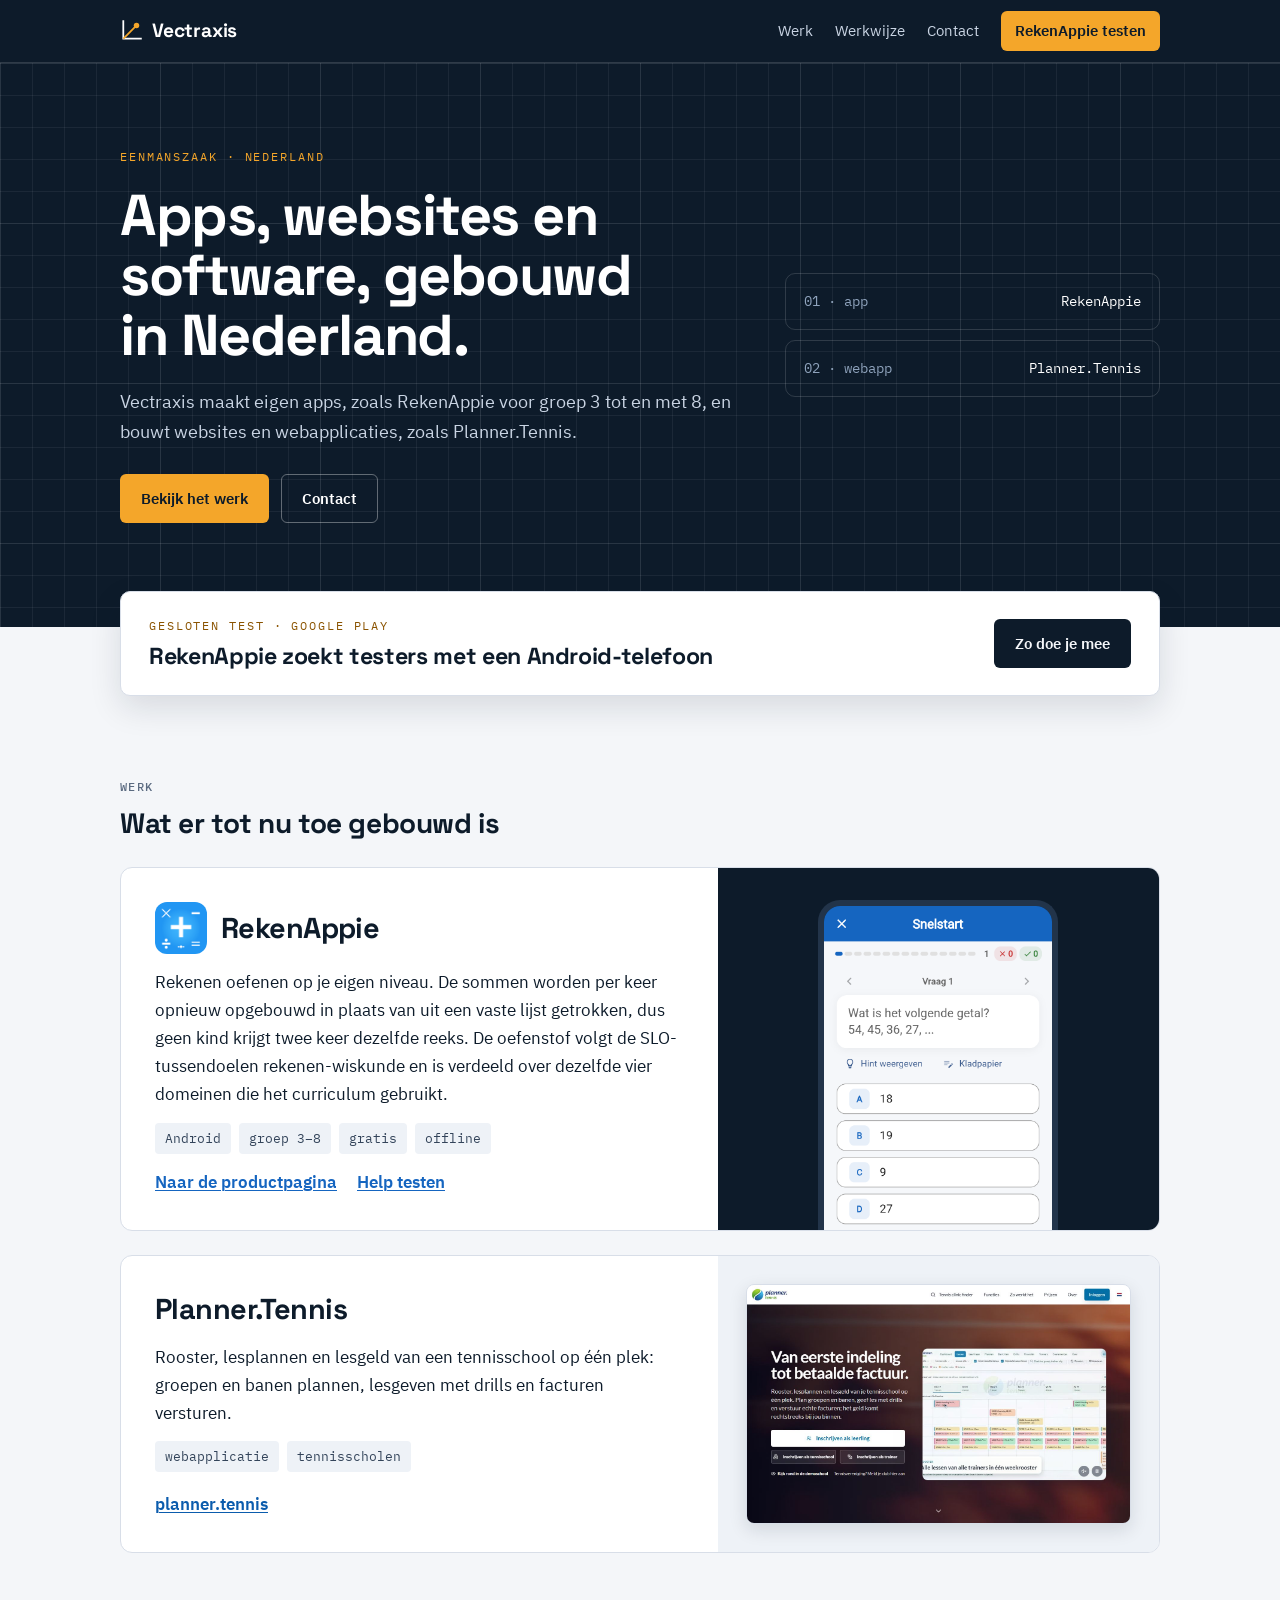
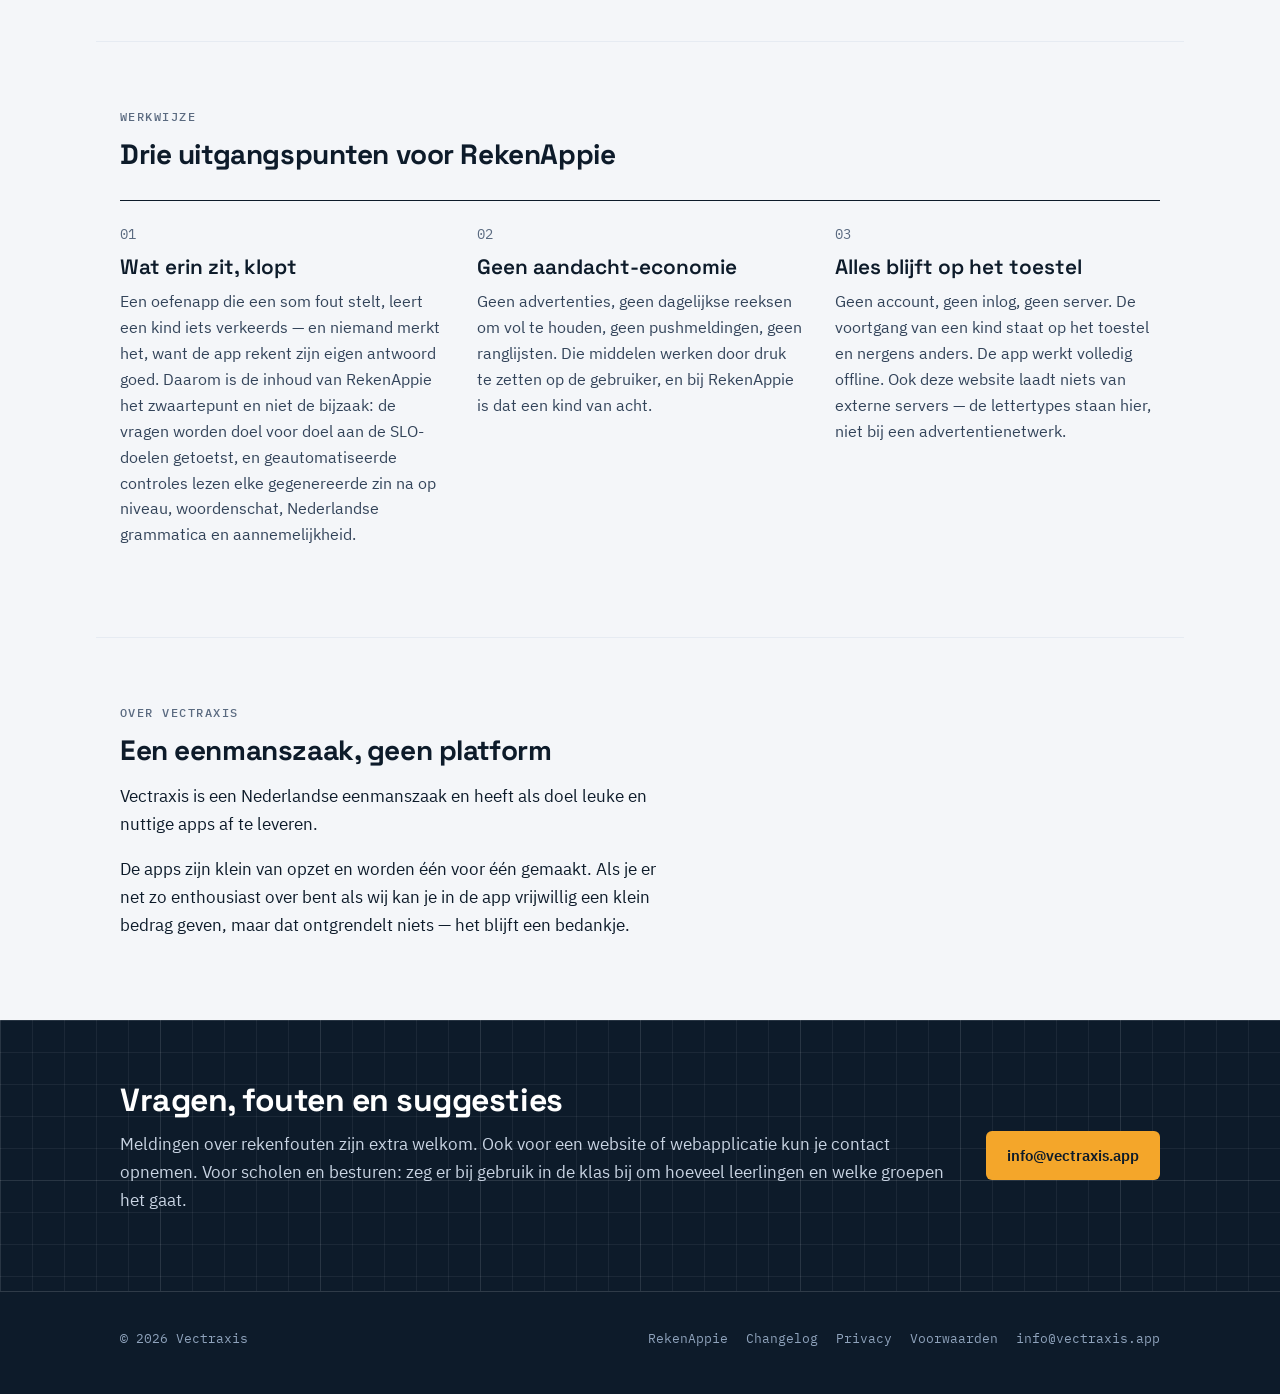
<file: index.html>
<!DOCTYPE html>
<html lang="nl">
<head>
<meta charset="UTF-8">
<meta name="viewport" content="width=device-width, initial-scale=1.0">
<title>Vectraxis</title>
<meta name="description" content="Vectraxis is een Nederlandse eenmanszaak die apps, websites en software maakt, zoals RekenAppie en Planner.Tennis.">
<link rel="icon" href="/img/rekenappie-icon.png" sizes="any">
<link rel="stylesheet" href="/style.css">
</head>
<body>

<header class="topbar">
  <div class="topbar__inner">
    <a class="wordmark" href="/">
      <svg class="mark" viewBox="0 0 20 20" fill="none" aria-hidden="true">
        <path d="M3 1v16h16" stroke="currentColor" stroke-width="1.6" stroke-linecap="square"/>
        <path d="M3.6 16.4 14.6 5.4" stroke="currentColor" stroke-width="1.6" stroke-linecap="round"/>
        <circle cx="15" cy="5" r="2.5" fill="currentColor"/>
      </svg>
      Vectraxis
    </a>
    <nav class="topnav" aria-label="Hoofdmenu">
      <a href="#werk">Werk</a>
      <a href="#werkwijze">Werkwijze</a>
      <a href="#contact">Contact</a>
      <a class="topnav__cta" href="/rekenappie/testen">RekenAppie testen</a>
    </nav>
  </div>
</header>

<section class="hero">
  <div class="hero__inner hero__grid" style="padding-bottom: 104px;">
    <div>
      <p class="eyebrow">Eenmanszaak · Nederland</p>
      <h1>Apps, websites en software, gebouwd in Nederland.</h1>
      <p class="lead">Vectraxis maakt eigen apps, zoals RekenAppie voor groep 3
      tot en met 8, en bouwt websites en webapplicaties, zoals
      Planner.Tennis.</p>
      <div class="actions">
        <a class="btn btn--primary" href="#werk">Bekijk het werk</a>
        <a class="btn btn--ghost" href="#contact">Contact</a>
      </div>
    </div>
    <ul class="projects">
      <li><span>01 · app</span><a href="/rekenappie/">RekenAppie</a></li>
      <li><span>02 · webapp</span><a href="https://planner.tennis">Planner.Tennis</a></li>
    </ul>
  </div>
</section>

<div class="page">
  <div class="tester-bar">
    <div>
      <p class="eyebrow">Gesloten test · Google Play</p>
      <h2>RekenAppie zoekt testers met een Android-telefoon</h2>
    </div>
    <a class="btn btn--primary" href="/rekenappie/testen">Zo doe je mee</a>
  </div>
</div>

<main>

  <section class="section page" id="werk" style="border-top: 0; padding-top: 80px;">
    <h4>Werk</h4>
    <h2>Wat er tot nu toe gebouwd is</h2>

    <article class="work t-rekenappie" style="margin-top: 26px;">
      <div class="work__body">
        <h3><img src="/img/rekenappie-icon.png" alt="" width="52" height="52">RekenAppie</h3>
        <p>Rekenen oefenen op je eigen niveau. De sommen worden per keer
        opnieuw opgebouwd in plaats van uit een vaste lijst getrokken, dus geen
        kind krijgt twee keer dezelfde reeks. De oefenstof volgt de
        SLO-tussendoelen rekenen-wiskunde en is verdeeld over dezelfde vier
        domeinen die het curriculum gebruikt.</p>
        <ul class="chips">
          <li>Android</li>
          <li>groep 3–8</li>
          <li>gratis</li>
          <li>offline</li>
        </ul>
        <div class="work__links">
          <a href="/rekenappie/">Naar de productpagina</a>
          <a href="/rekenappie/testen">Help testen</a>
        </div>
      </div>
      <div class="work__media work__media--toestel">
        <img src="/img/screenshots/01-oefenen-op-niveau.png" width="360" height="740"
             alt="RekenAppie: een som met vier antwoordknoppen, hint en kladpapier">
      </div>
    </article>

    <article class="work">
      <div class="work__body">
        <h3>Planner.Tennis</h3>
        <p>Rooster, lesplannen en lesgeld van een tennisschool op één plek:
        groepen en banen plannen, lesgeven met drills en facturen
        versturen.</p>
        <ul class="chips">
          <li>webapplicatie</li>
          <li>tennisscholen</li>
        </ul>
        <div class="work__links">
          <a href="https://planner.tennis">planner.tennis</a>
        </div>
      </div>
      <div class="work__media">
        <img src="/img/werk/planner-tennis.jpeg" width="1280" height="800" loading="lazy"
             alt="De startpagina van Planner.Tennis met een weekrooster van lessen">
      </div>
    </article>
  </section>

  <section class="section page" id="werkwijze">
    <h4>Werkwijze</h4>
    <h2>Drie uitgangspunten voor RekenAppie</h2>

    <div class="principles">
      <div>
        <p class="num">01</p>
        <h3>Wat erin zit, klopt</h3>
        <p>Een oefenapp die een som fout stelt, leert een kind iets verkeerds —
        en niemand merkt het, want de app rekent zijn eigen antwoord goed.
        Daarom is de inhoud van RekenAppie het zwaartepunt en niet de bijzaak:
        de vragen worden doel voor doel aan de SLO-doelen getoetst, en
        geautomatiseerde controles lezen elke gegenereerde zin na op niveau,
        woordenschat, Nederlandse grammatica en aannemelijkheid.</p>
      </div>
      <div>
        <p class="num">02</p>
        <h3>Geen aandacht-economie</h3>
        <p>Geen advertenties, geen dagelijkse reeksen om vol te houden, geen
        pushmeldingen, geen ranglijsten. Die middelen werken door druk te
        zetten op de gebruiker, en bij RekenAppie is dat een kind van acht.</p>
      </div>
      <div>
        <p class="num">03</p>
        <h3>Alles blijft op het toestel</h3>
        <p>Geen account, geen inlog, geen server. De voortgang van een kind
        staat op het toestel en nergens anders. De app werkt volledig offline.
        Ook deze website laadt niets van externe servers — de lettertypes
        staan hier, niet bij een advertentienetwerk.</p>
      </div>
    </div>
  </section>

  <section class="section page" id="over">
    <h4>Over Vectraxis</h4>
    <div class="prose">
      <h2>Een eenmanszaak, geen platform</h2>
      <p>Vectraxis is een Nederlandse eenmanszaak en heeft als doel leuke en
      nuttige apps af te leveren.</p>
      <p>De apps zijn klein van opzet en worden één voor één gemaakt. Als je
      er net zo enthousiast over bent als wij kan je in de app vrijwillig een
      klein bedrag geven, maar dat ontgrendelt niets — het blijft een
      bedankje.</p>
    </div>
  </section>

</main>

<section class="band" id="contact">
  <div class="band__inner">
    <div>
      <h2>Vragen, fouten en suggesties</h2>
      <p>Meldingen over rekenfouten zijn extra welkom. Ook voor een website of
      webapplicatie kun je contact opnemen. Voor scholen en besturen: zeg er
      bij gebruik in de klas bij om hoeveel leerlingen en welke groepen het
      gaat.</p>
    </div>
    <a class="btn btn--primary" href="mailto:info@vectraxis.app">info@vectraxis.app</a>
  </div>
</section>

<footer class="site-footer">
  <div class="site-footer__inner">
    <div>© 2026 Vectraxis</div>
    <nav aria-label="Voet">
      <a href="/rekenappie/">RekenAppie</a>
      <a href="/rekenappie/changelog">Changelog</a>
      <a href="/privacy">Privacy</a>
      <a href="/terms">Voorwaarden</a>
      <a href="mailto:info@vectraxis.app">info@vectraxis.app</a>
    </nav>
  </div>
</footer>

</body>
</html>
</file>
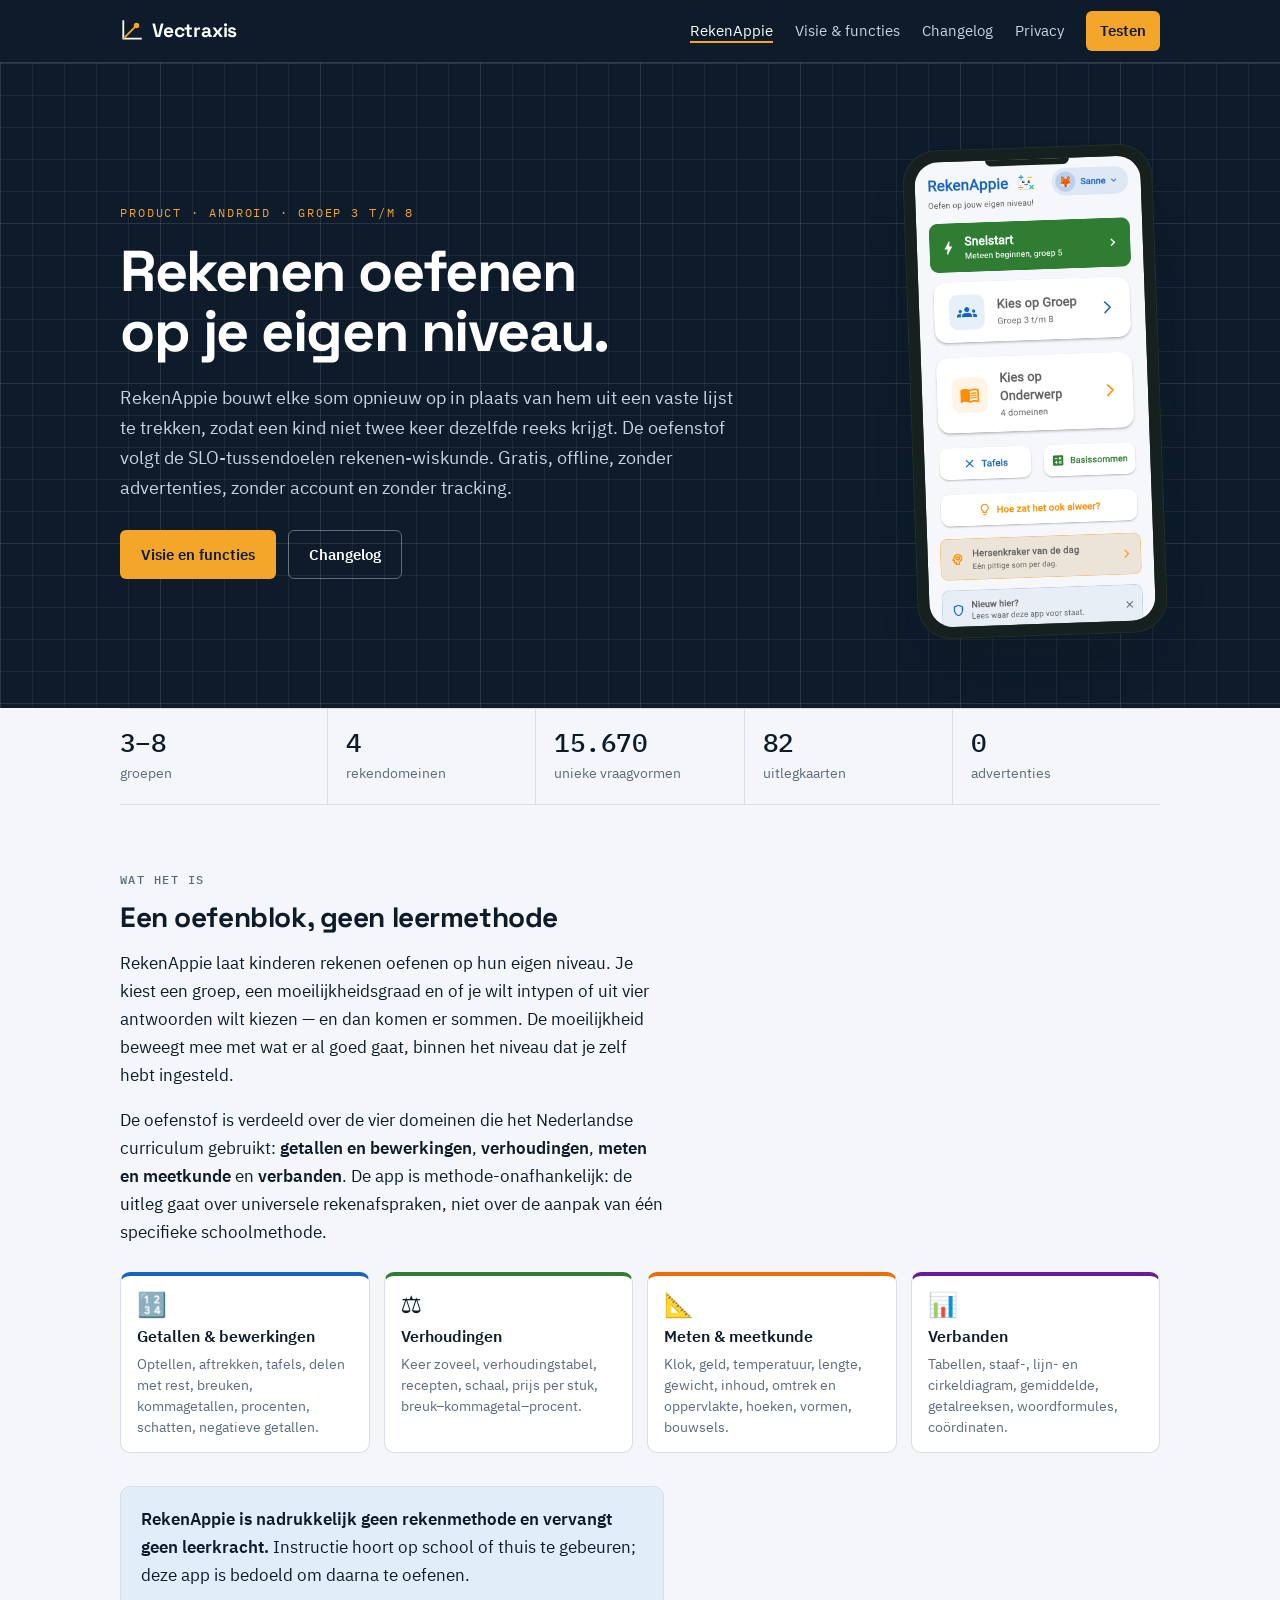
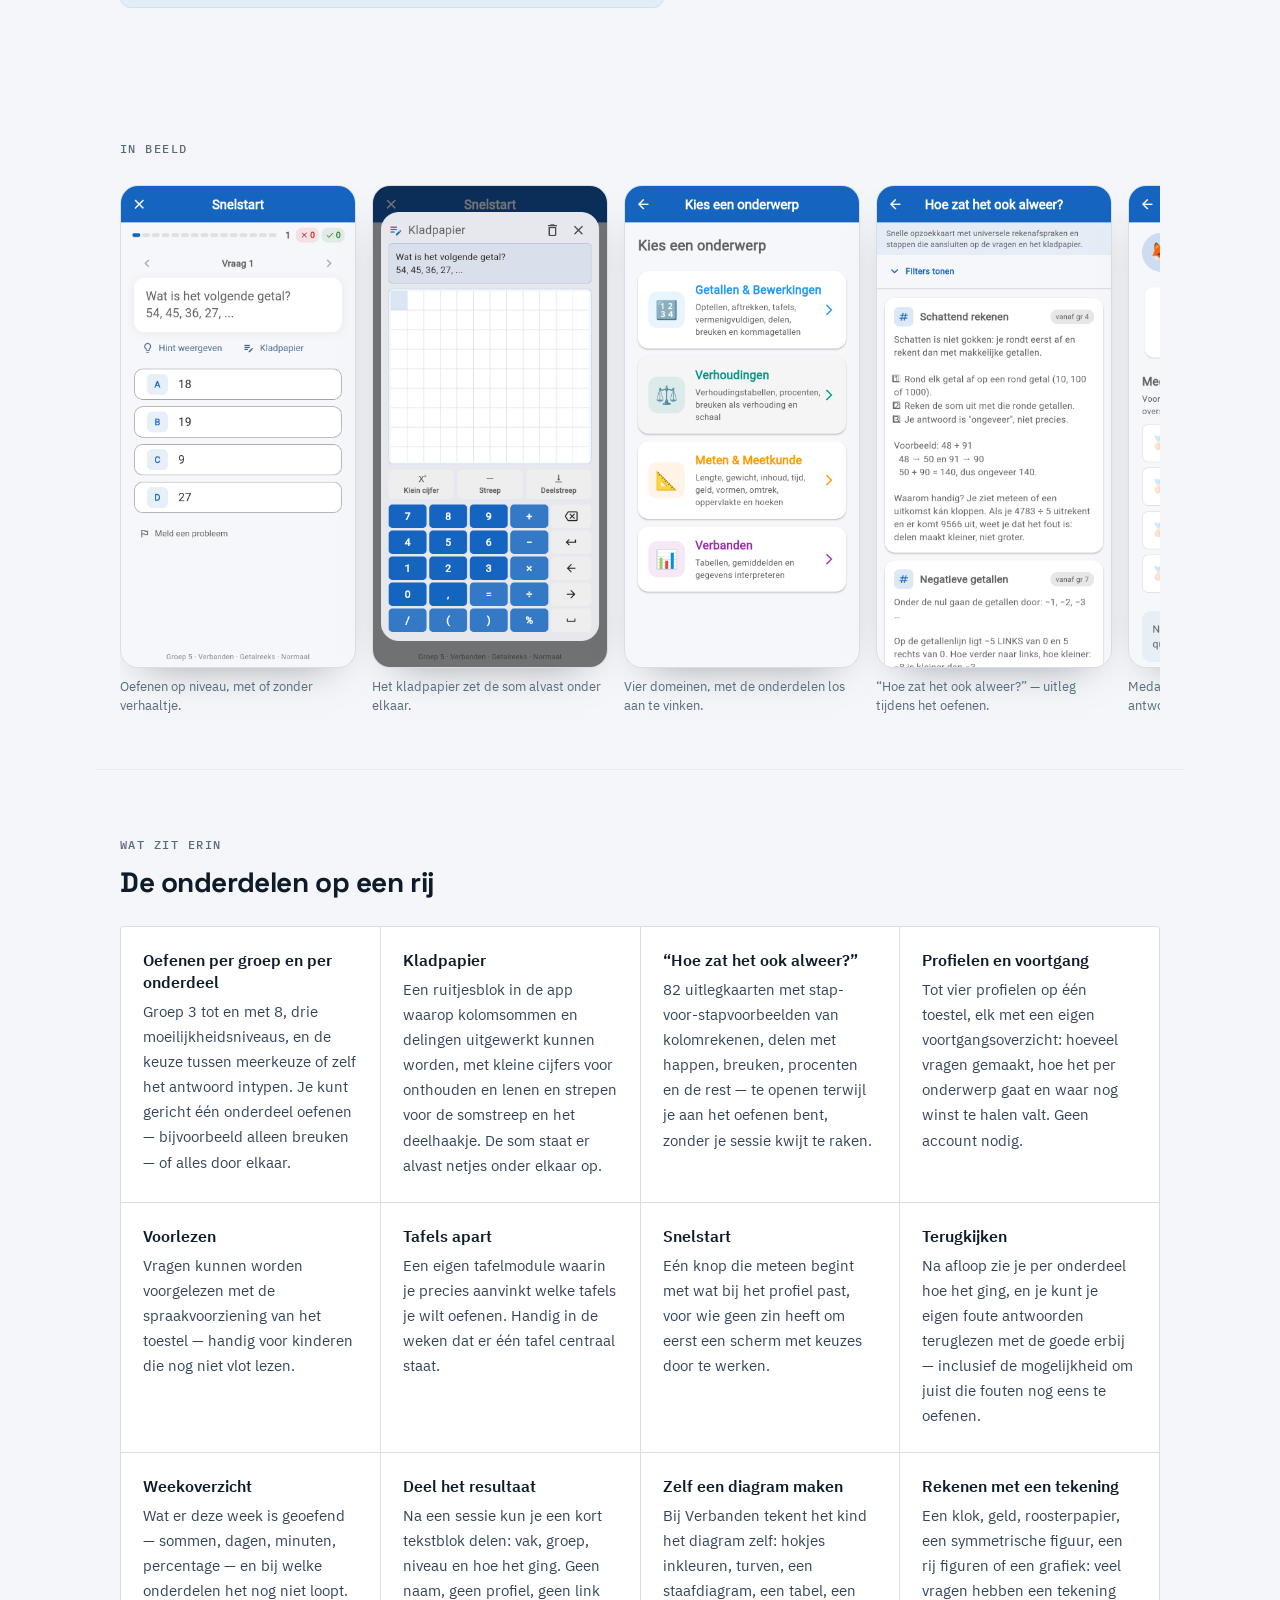
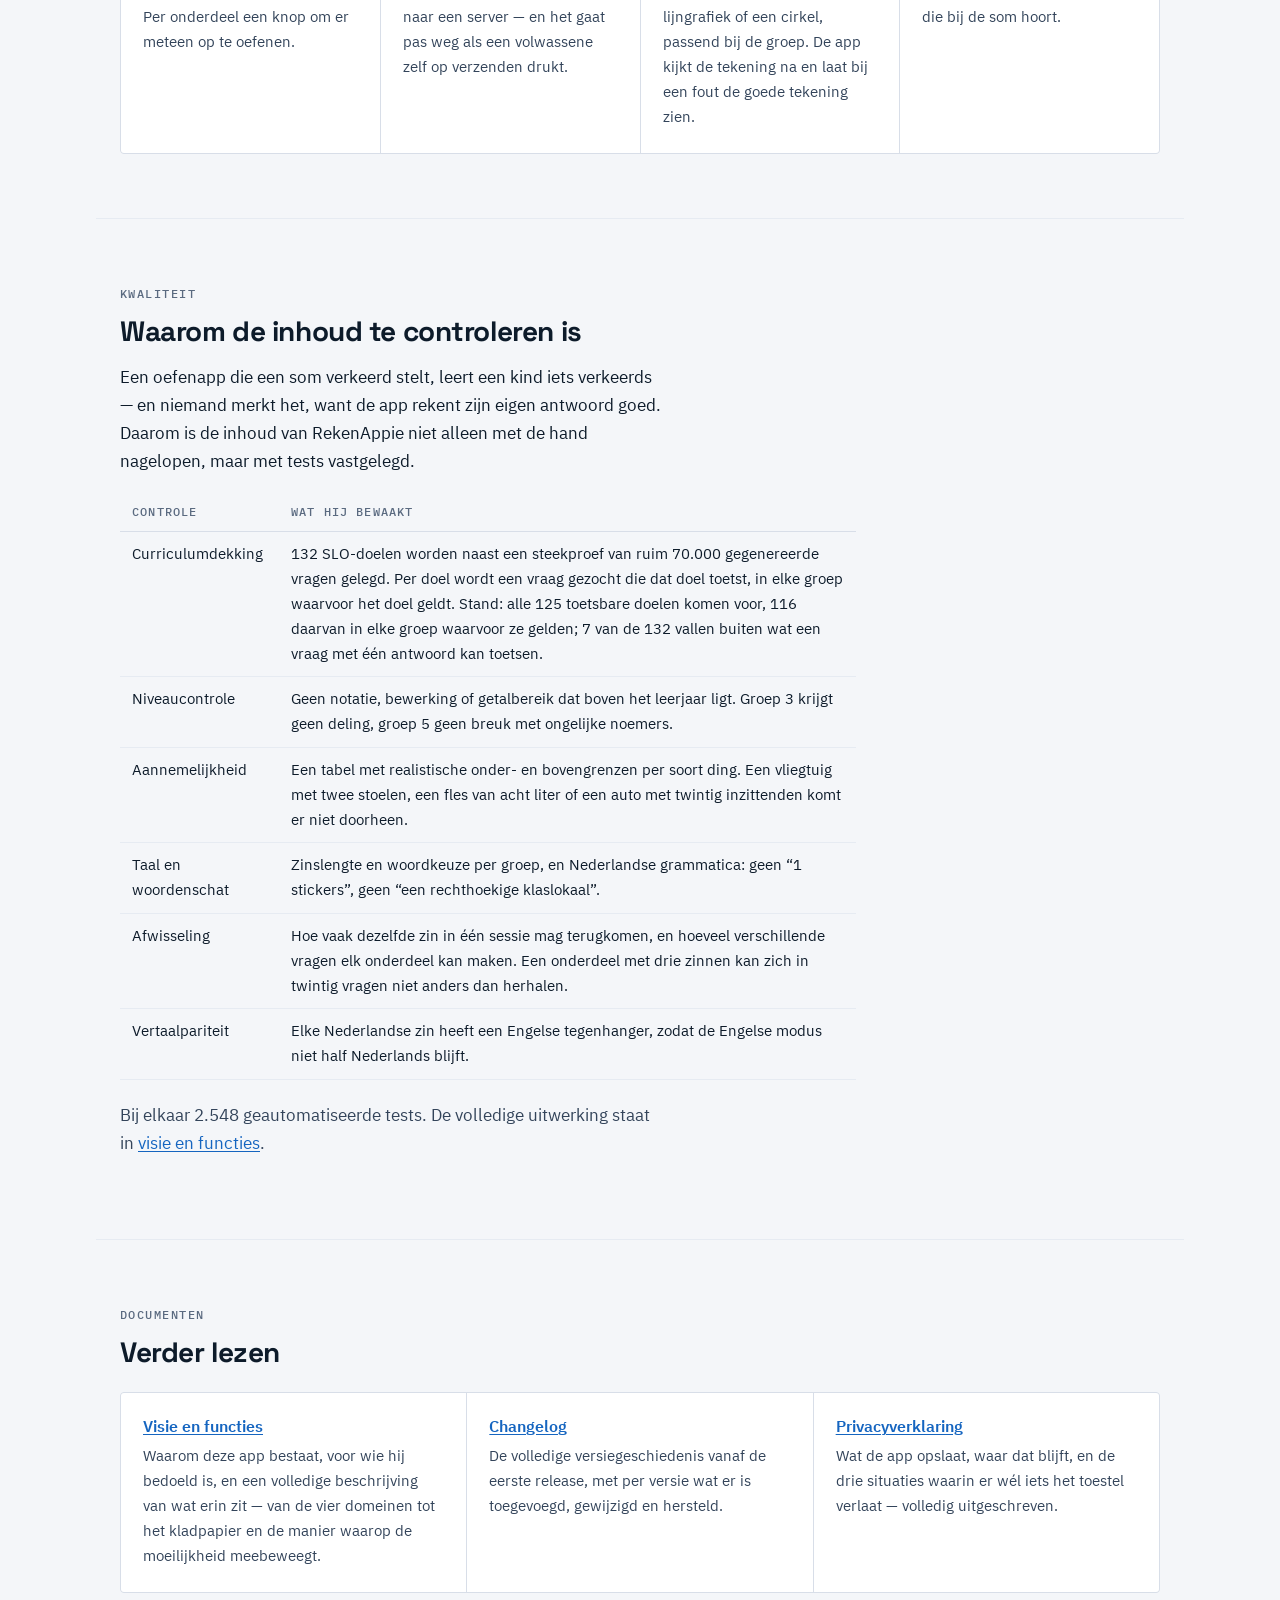
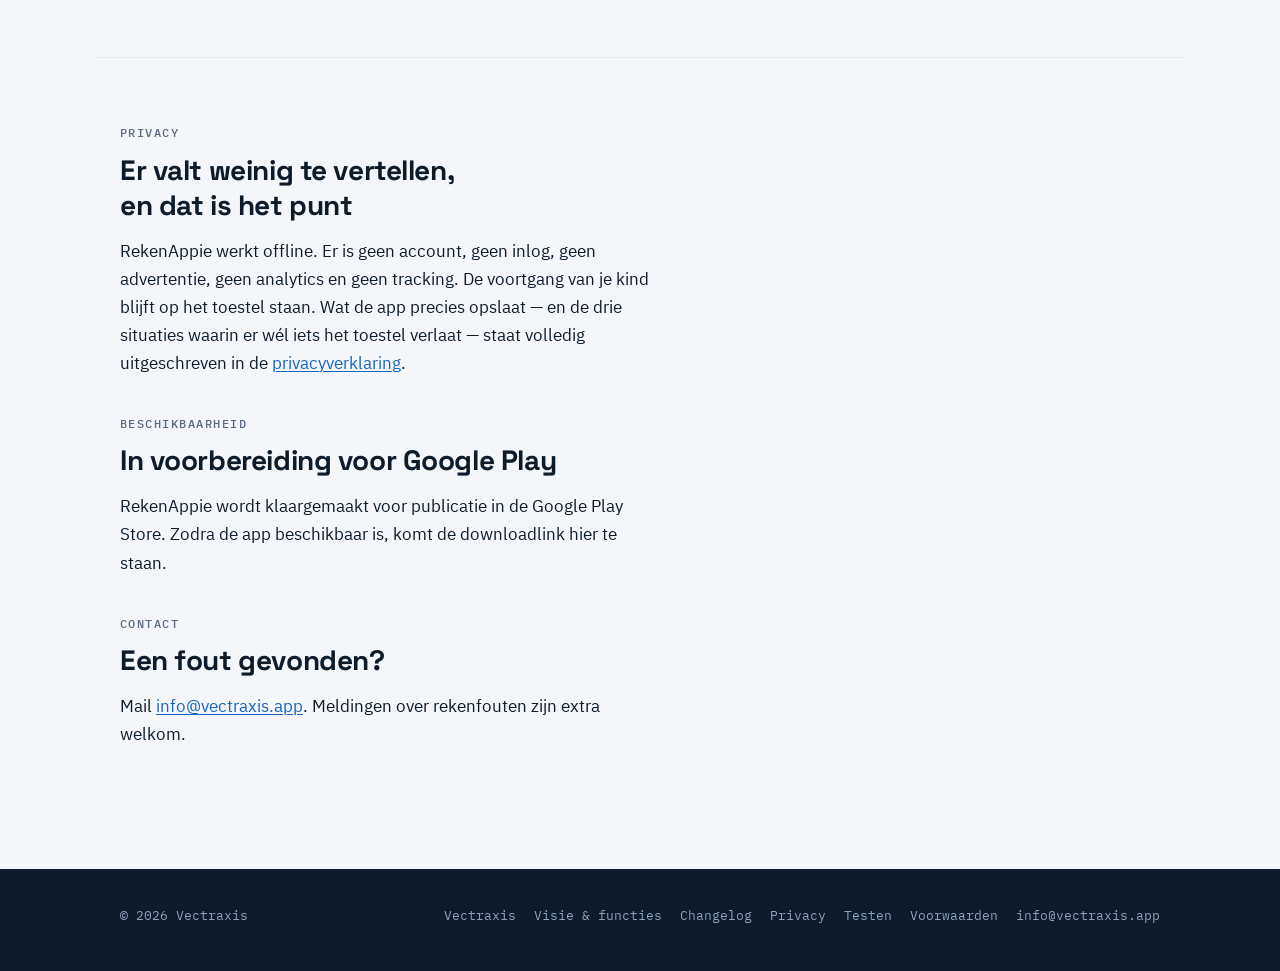
<file: rekenappie/index.html>
<!DOCTYPE html>
<html lang="nl">
<head>
<meta charset="UTF-8">
<meta name="viewport" content="width=device-width, initial-scale=1.0">
<title>RekenAppie — rekenen oefenen voor groep 3 t/m 8</title>
<meta name="description" content="RekenAppie is een gratis Nederlandse oefen-app voor basisschoolrekenen. Volgt de SLO-tussendoelen, werkt offline, zonder advertenties, account of tracking.">
<link rel="icon" href="/img/rekenappie-icon.png" sizes="any">
<link rel="stylesheet" href="/style.css">
</head>
<body class="t-rekenappie">

<header class="topbar">
  <div class="topbar__inner">
    <a class="wordmark" href="/">
      <svg class="mark" viewBox="0 0 20 20" fill="none" aria-hidden="true">
        <path d="M3 1v16h16" stroke="currentColor" stroke-width="1.6" stroke-linecap="square"/>
        <path d="M3.6 16.4 14.6 5.4" stroke="currentColor" stroke-width="1.6" stroke-linecap="round"/>
        <circle cx="15" cy="5" r="2.5" fill="currentColor"/>
      </svg>
      Vectraxis
    </a>
    <nav class="topnav">
      <a href="/rekenappie/" aria-current="page">RekenAppie</a>
      <a href="/rekenappie/visie">Visie &amp; functies</a>
      <a href="/rekenappie/changelog">Changelog</a>
      <a href="/privacy">Privacy</a>
      <a class="topnav__cta" href="/rekenappie/testen">Testen</a>
    </nav>
  </div>
</header>

<section class="hero">
  <div class="hero__inner hero__grid">
    <div>
      <p class="eyebrow">Product · Android · groep 3 t/m 8</p>
      <h1>Rekenen oefenen op je eigen niveau.</h1>
      <p class="lead">RekenAppie bouwt elke som opnieuw op in plaats van hem uit
      een vaste lijst te trekken, zodat een kind niet twee keer dezelfde reeks
      krijgt. De oefenstof volgt de SLO-tussendoelen rekenen-wiskunde. Gratis,
      offline, zonder advertenties, zonder account en zonder tracking.</p>
      <div class="actions">
        <a class="btn btn--primary" href="/rekenappie/visie">Visie en functies</a>
        <a class="btn btn--ghost" href="/rekenappie/changelog">Changelog</a>
      </div>
    </div>
    <figure class="phone" style="margin-block:0;">
      <img src="/img/screenshots/06-beginscherm.png" width="360" height="740"
           alt="Het beginscherm van RekenAppie: Snelstart, kiezen op groep of onderwerp, en de hersenkraker van de dag">
    </figure>
  </div>
</section>

<div class="page" style="padding-top:0;padding-bottom:0;"><div class="stats">
  <div class="stat"><span class="stat__value">3–8</span><span class="stat__label">groepen</span></div>
  <div class="stat"><span class="stat__value">4</span><span class="stat__label">rekendomeinen</span></div>
  <div class="stat"><span class="stat__value">15.670</span><span class="stat__label">unieke vraagvormen</span></div>
  <div class="stat"><span class="stat__value">82</span><span class="stat__label">uitlegkaarten</span></div>
  <div class="stat"><span class="stat__value">0</span><span class="stat__label">advertenties</span></div>
</div></div>

<main>

  <section class="section page">
    <div class="prose">
      <h4>Wat het is</h4>
      <h2>Een oefenblok, geen leermethode</h2>
      <p>RekenAppie laat kinderen rekenen oefenen op hun eigen niveau. Je kiest
      een groep, een moeilijkheidsgraad en of je wilt intypen of uit vier
      antwoorden wilt kiezen — en dan komen er sommen. De moeilijkheid beweegt
      mee met wat er al goed gaat, binnen het niveau dat je zelf hebt ingesteld.</p>
      <p>De oefenstof is verdeeld over de vier domeinen die het Nederlandse
      curriculum gebruikt: <strong>getallen en bewerkingen</strong>,
      <strong>verhoudingen</strong>, <strong>meten en meetkunde</strong> en
      <strong>verbanden</strong>. De app is methode-onafhankelijk: de uitleg
      gaat over universele rekenafspraken, niet over de aanpak van één specifieke
      schoolmethode.</p>
    </div>

    <ul class="domains">
      <li class="domain domain--getallen">
        <span class="domain__icon" aria-hidden="true">🔢</span>
        <h3>Getallen &amp; bewerkingen</h3>
        <p>Optellen, aftrekken, tafels, delen met rest, breuken, kommagetallen,
        procenten, schatten, negatieve getallen.</p>
      </li>
      <li class="domain domain--verhoudingen">
        <span class="domain__icon" aria-hidden="true">⚖️</span>
        <h3>Verhoudingen</h3>
        <p>Keer zoveel, verhoudingstabel, recepten, schaal, prijs per stuk,
        breuk–kommagetal–procent.</p>
      </li>
      <li class="domain domain--meten">
        <span class="domain__icon" aria-hidden="true">📐</span>
        <h3>Meten &amp; meetkunde</h3>
        <p>Klok, geld, temperatuur, lengte, gewicht, inhoud, omtrek en
        oppervlakte, hoeken, vormen, bouwsels.</p>
      </li>
      <li class="domain domain--verbanden">
        <span class="domain__icon" aria-hidden="true">📊</span>
        <h3>Verbanden</h3>
        <p>Tabellen, staaf-, lijn- en cirkeldiagram, gemiddelde, getalreeksen,
        woordformules, coördinaten.</p>
      </li>
    </ul>

    <div class="note" style="max-width: var(--measure); margin-top: 26px;">
      <p><strong>RekenAppie is nadrukkelijk geen rekenmethode en vervangt geen
      leerkracht.</strong> Instructie hoort op school of thuis te gebeuren; deze
      app is bedoeld om daarna te oefenen.</p>
    </div>
  </section>

  <section class="section--tight">
    <div class="page">
      <h4>In beeld</h4>
    </div>
    <div class="page" style="padding-top: 16px;">
      <div class="shots">
        <figure class="shot" style="margin:0;">
          <img src="/img/screenshots/01-oefenen-op-niveau.png" alt="Een som met vier antwoordknoppen" loading="lazy">
          <figcaption>Oefenen op niveau, met of zonder verhaaltje.</figcaption>
        </figure>
        <figure class="shot" style="margin:0;">
          <img src="/img/screenshots/02-kladpapier.png" alt="Het kladpapier met een som in kolommen" loading="lazy">
          <figcaption>Het kladpapier zet de som alvast onder elkaar.</figcaption>
        </figure>
        <figure class="shot" style="margin:0;">
          <img src="/img/screenshots/03-vier-domeinen.png" alt="De vier rekendomeinen om uit te kiezen" loading="lazy">
          <figcaption>Vier domeinen, met de onderdelen los aan te vinken.</figcaption>
        </figure>
        <figure class="shot" style="margin:0;">
          <img src="/img/screenshots/04-uitleg.png" alt="Een uitlegkaart met stap-voor-stapvoorbeeld" loading="lazy">
          <figcaption>“Hoe zat het ook alweer?” — uitleg tijdens het oefenen.</figcaption>
        </figure>
        <figure class="shot" style="margin:0;">
          <img src="/img/screenshots/05-profiel.png" alt="Het profiel met de medaillekast: brons, zilver, goud en platina per onderwerp" loading="lazy">
          <figcaption>Medailles per onderwerp — voor goede antwoorden, en ze verlopen niet.</figcaption>
        </figure>
        <figure class="shot" style="margin:0;">
          <img src="/img/screenshots/06-beginscherm.png" alt="Het beginscherm van de app" loading="lazy">
          <figcaption>Het beginscherm: Snelstart op je eigen groep, of zelf kiezen.</figcaption>
        </figure>
        <figure class="shot" style="margin:0;">
          <img src="/img/screenshots/07-zelf-diagram-maken.png" alt="Een opdracht om het weer te turven, met plaatjes en een turftabel" loading="lazy">
          <figcaption>Zelf een diagram maken: hier turven, in groep 4.</figcaption>
        </figure>
        <figure class="shot" style="margin:0;">
          <img src="/img/screenshots/08-roosterpapier.png" alt="Een figuur op roosterpapier met de vraag hoeveel tegels het zijn" loading="lazy">
          <figcaption>Oppervlakte met hokjes op roosterpapier.</figcaption>
        </figure>
      </div>
    </div>
  </section>

  <section class="section page">
    <h4>Wat zit erin</h4>
    <h2>De onderdelen op een rij</h2>

    <div class="grid" style="margin-top: 26px;">
      <div>
        <h3>Oefenen per groep en per onderdeel</h3>
        <p>Groep 3 tot en met 8, drie moeilijkheidsniveaus, en de keuze tussen
        meerkeuze of zelf het antwoord intypen. Je kunt gericht één onderdeel
        oefenen — bijvoorbeeld alleen breuken — of alles door elkaar.</p>
      </div>
      <div>
        <h3>Kladpapier</h3>
        <p>Een ruitjesblok in de app waarop kolomsommen en delingen uitgewerkt
        kunnen worden, met kleine cijfers voor onthouden en lenen en strepen voor
        de somstreep en het deelhaakje. De som staat er alvast netjes onder
        elkaar op.</p>
      </div>
      <div>
        <h3>“Hoe zat het ook alweer?”</h3>
        <p>82 uitlegkaarten met stap-voor-stapvoorbeelden van kolomrekenen,
        delen met happen, breuken, procenten en de rest — te openen terwijl je
        aan het oefenen bent, zonder je sessie kwijt te raken.</p>
      </div>
      <div>
        <h3>Profielen en voortgang</h3>
        <p>Tot vier profielen op één toestel, elk met een eigen
        voortgangsoverzicht: hoeveel vragen gemaakt, hoe het per onderwerp gaat
        en waar nog winst te halen valt. Geen account nodig.</p>
      </div>
      <div>
        <h3>Voorlezen</h3>
        <p>Vragen kunnen worden voorgelezen met de spraakvoorziening van het
        toestel — handig voor kinderen die nog niet vlot lezen.</p>
      </div>
      <div>
        <h3>Tafels apart</h3>
        <p>Een eigen tafelmodule waarin je precies aanvinkt welke tafels je wilt
        oefenen. Handig in de weken dat er één tafel centraal staat.</p>
      </div>
      <div>
        <h3>Snelstart</h3>
        <p>Eén knop die meteen begint met wat bij het profiel past, voor wie
        geen zin heeft om eerst een scherm met keuzes door te werken.</p>
      </div>
      <div>
        <h3>Terugkijken</h3>
        <p>Na afloop zie je per onderdeel hoe het ging, en je kunt je eigen
        foute antwoorden teruglezen met de goede erbij — inclusief de mogelijkheid
        om juist die fouten nog eens te oefenen.</p>
      </div>
      <div>
        <h3>Weekoverzicht</h3>
        <p>Wat er deze week is geoefend — sommen, dagen, minuten, percentage —
        en bij welke onderdelen het nog niet loopt. Per onderdeel een knop om
        er meteen op te oefenen.</p>
      </div>
      <div>
        <h3>Deel het resultaat</h3>
        <p>Na een sessie kun je een kort tekstblok delen: vak, groep, niveau
        en hoe het ging. Geen naam, geen profiel, geen link naar een server —
        en het gaat pas weg als een volwassene zelf op verzenden drukt.</p>
      </div>
      <div>
        <h3>Zelf een diagram maken</h3>
        <p>Bij Verbanden tekent het kind het diagram zelf: hokjes inkleuren,
        turven, een staafdiagram, een tabel, een lijngrafiek of een cirkel,
        passend bij de groep. De app kijkt de tekening na en laat bij een fout
        de goede tekening zien.</p>
      </div>
      <div>
        <h3>Rekenen met een tekening</h3>
        <p>Een klok, geld, roosterpapier, een symmetrische figuur, een rij
        figuren of een grafiek: veel vragen hebben een tekening die bij de som
        hoort.</p>
      </div>
    </div>
  </section>

  <section class="section page">
    <div class="prose">
      <h4>Kwaliteit</h4>
      <h2>Waarom de inhoud te controleren is</h2>
      <p>Een oefenapp die een som verkeerd stelt, leert een kind iets
      verkeerds — en niemand merkt het, want de app rekent zijn eigen antwoord
      goed. Daarom is de inhoud van RekenAppie niet alleen met de hand
      nagelopen, maar met tests vastgelegd.</p>
    </div>

    <div class="table-scroll" style="max-width: 46rem;">
      <table>
        <thead>
          <tr><th>Controle</th><th>Wat hij bewaakt</th></tr>
        </thead>
        <tbody>
          <tr>
            <td>Curriculumdekking</td>
            <td>132 SLO-doelen worden naast een steekproef van ruim 70.000
            gegenereerde vragen gelegd. Per doel wordt een vraag gezocht die dat
            doel toetst, in elke groep waarvoor het doel geldt. Stand: alle 125
            toetsbare doelen komen voor, 116 daarvan in elke groep waarvoor ze
            gelden; 7 van de 132 vallen buiten wat een vraag met één antwoord kan
            toetsen.</td>
          </tr>
          <tr>
            <td>Niveaucontrole</td>
            <td>Geen notatie, bewerking of getalbereik dat boven het leerjaar
            ligt. Groep 3 krijgt geen deling, groep 5 geen breuk met ongelijke
            noemers.</td>
          </tr>
          <tr>
            <td>Aannemelijkheid</td>
            <td>Een tabel met realistische onder- en bovengrenzen per soort ding.
            Een vliegtuig met twee stoelen, een fles van acht liter of een auto
            met twintig inzittenden komt er niet doorheen.</td>
          </tr>
          <tr>
            <td>Taal en woordenschat</td>
            <td>Zinslengte en woordkeuze per groep, en Nederlandse grammatica:
            geen “1 stickers”, geen “een rechthoekige klaslokaal”.</td>
          </tr>
          <tr>
            <td>Afwisseling</td>
            <td>Hoe vaak dezelfde zin in één sessie mag terugkomen, en hoeveel
            verschillende vragen elk onderdeel kan maken. Een onderdeel met
            drie zinnen kan zich in twintig vragen niet anders dan herhalen.</td>
          </tr>
          <tr>
            <td>Vertaalpariteit</td>
            <td>Elke Nederlandse zin heeft een Engelse tegenhanger, zodat de
            Engelse modus niet half Nederlands blijft.</td>
          </tr>
        </tbody>
      </table>
    </div>

    <p class="lead-in">Bij elkaar 2.548 geautomatiseerde tests. De volledige
    uitwerking staat in
    <a href="/rekenappie/visie">visie en functies</a>.</p>
  </section>

  <section class="section page">
    <h4>Documenten</h4>
    <h2>Verder lezen</h2>
    <div class="grid" style="margin-top: 22px;">
      <div>
        <h3><a href="/rekenappie/visie">Visie en functies</a></h3>
        <p>Waarom deze app bestaat, voor wie hij bedoeld is, en een volledige
        beschrijving van wat erin zit — van de vier domeinen tot het kladpapier
        en de manier waarop de moeilijkheid meebeweegt.</p>
      </div>
      <div>
        <h3><a href="/rekenappie/changelog">Changelog</a></h3>
        <p>De volledige versiegeschiedenis vanaf de eerste release, met per
        versie wat er is toegevoegd, gewijzigd en hersteld.</p>
      </div>
      <div>
        <h3><a href="/privacy">Privacyverklaring</a></h3>
        <p>Wat de app opslaat, waar dat blijft, en de drie situaties waarin er
        wél iets het toestel verlaat — volledig uitgeschreven.</p>
      </div>
    </div>
  </section>

  <section class="section page">
    <div class="prose">
      <h4>Privacy</h4>
      <h2>Er valt weinig te vertellen, en dat is het punt</h2>
      <p>RekenAppie werkt offline. Er is geen account, geen inlog, geen
      advertentie, geen analytics en geen tracking. De voortgang van je kind
      blijft op het toestel staan. Wat de app precies opslaat — en de drie
      situaties waarin er wél iets het toestel verlaat — staat volledig
      uitgeschreven in de <a href="/privacy">privacyverklaring</a>.</p>

      <h4 style="margin-top: 36px;">Beschikbaarheid</h4>
      <h2>In voorbereiding voor Google Play</h2>
      <p>RekenAppie wordt klaargemaakt voor publicatie in de Google Play Store.
      Zodra de app beschikbaar is, komt de downloadlink hier te staan.</p>

      <h4 style="margin-top: 36px;">Contact</h4>
      <h2>Een fout gevonden?</h2>
      <p>Mail <a href="mailto:info@vectraxis.app">info@vectraxis.app</a>.
      Meldingen over rekenfouten zijn extra welkom.</p>
    </div>
  </section>

</main>

<footer class="site-footer">
  <div class="site-footer__inner">
    <div>© 2026 Vectraxis</div>
    <nav>
      <a href="/">Vectraxis</a>
      <a href="/rekenappie/visie">Visie &amp; functies</a>
      <a href="/rekenappie/changelog">Changelog</a>
      <a href="/privacy">Privacy</a>
      <a class="topnav__cta" href="/rekenappie/testen">Testen</a>
      <a href="/terms">Voorwaarden</a>
      <a href="mailto:info@vectraxis.app">info@vectraxis.app</a>
    </nav>
  </div>
</footer>

</body>
</html>
</file>
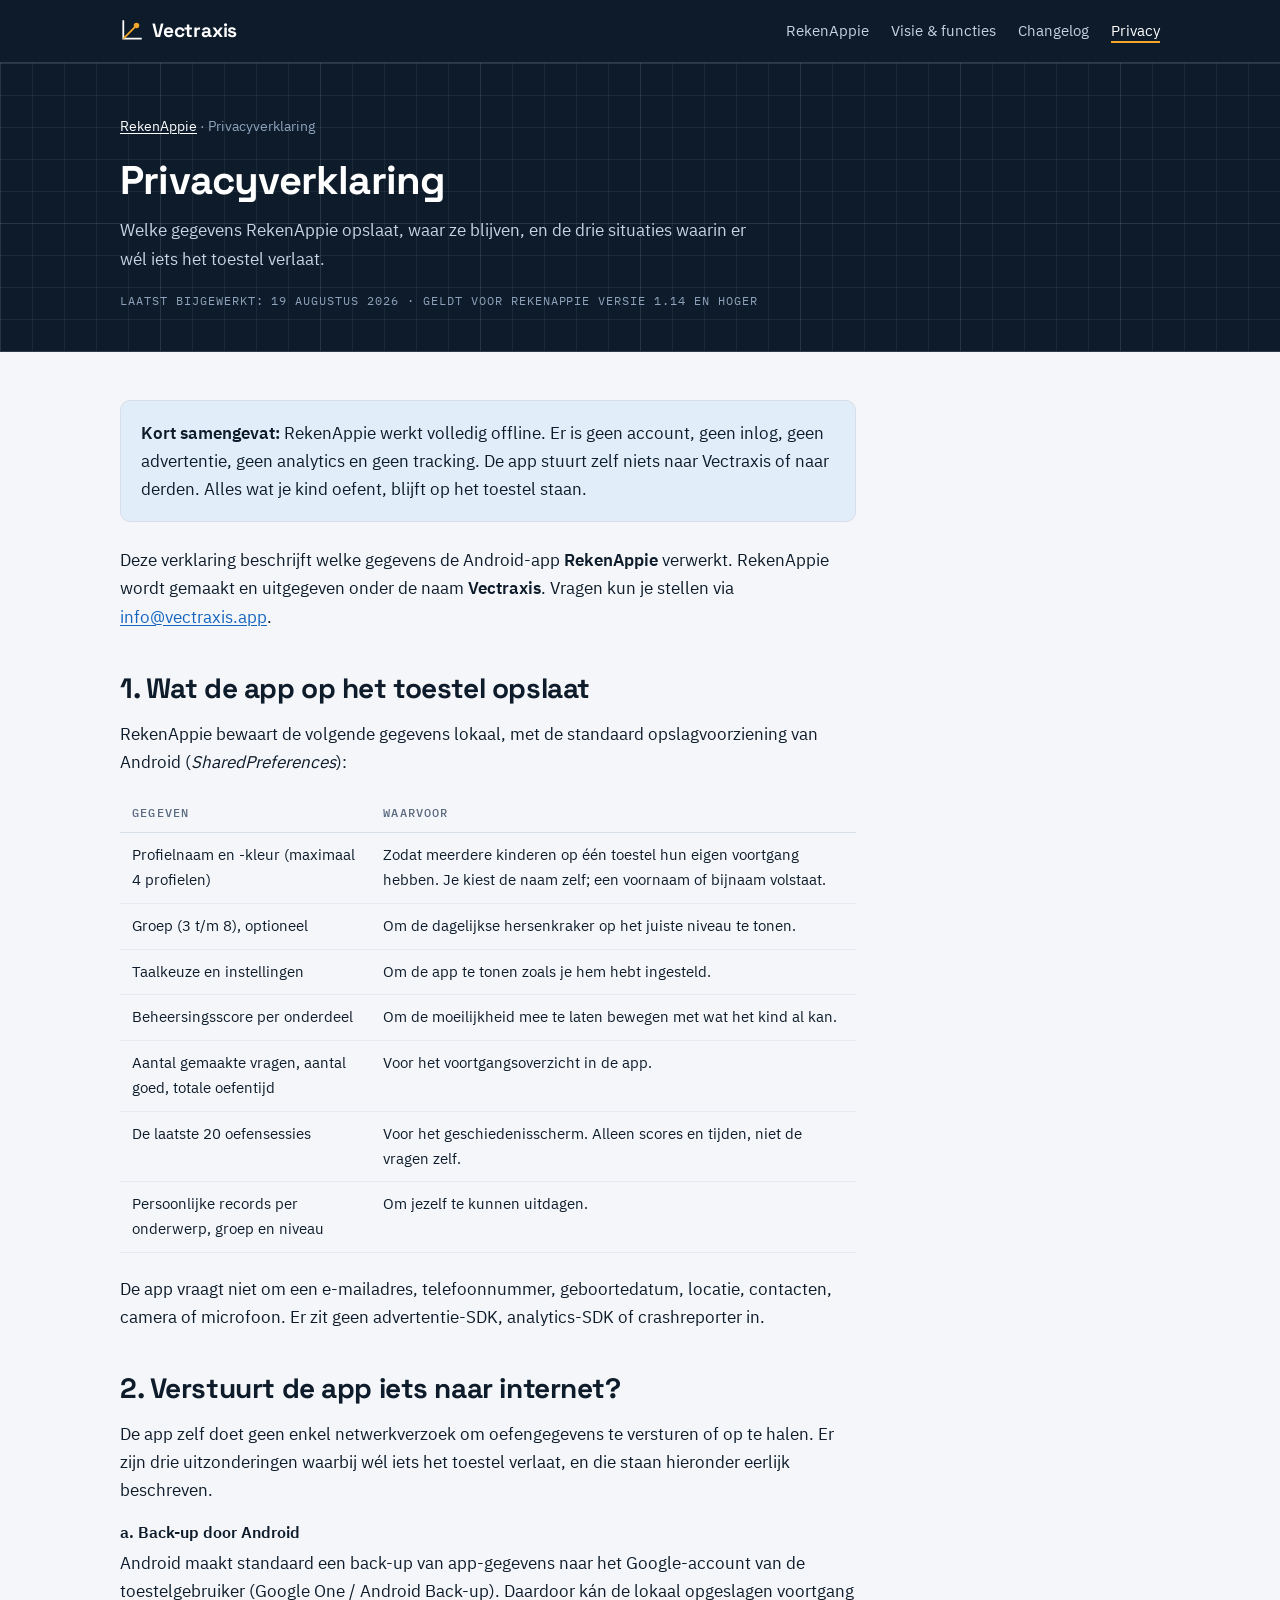
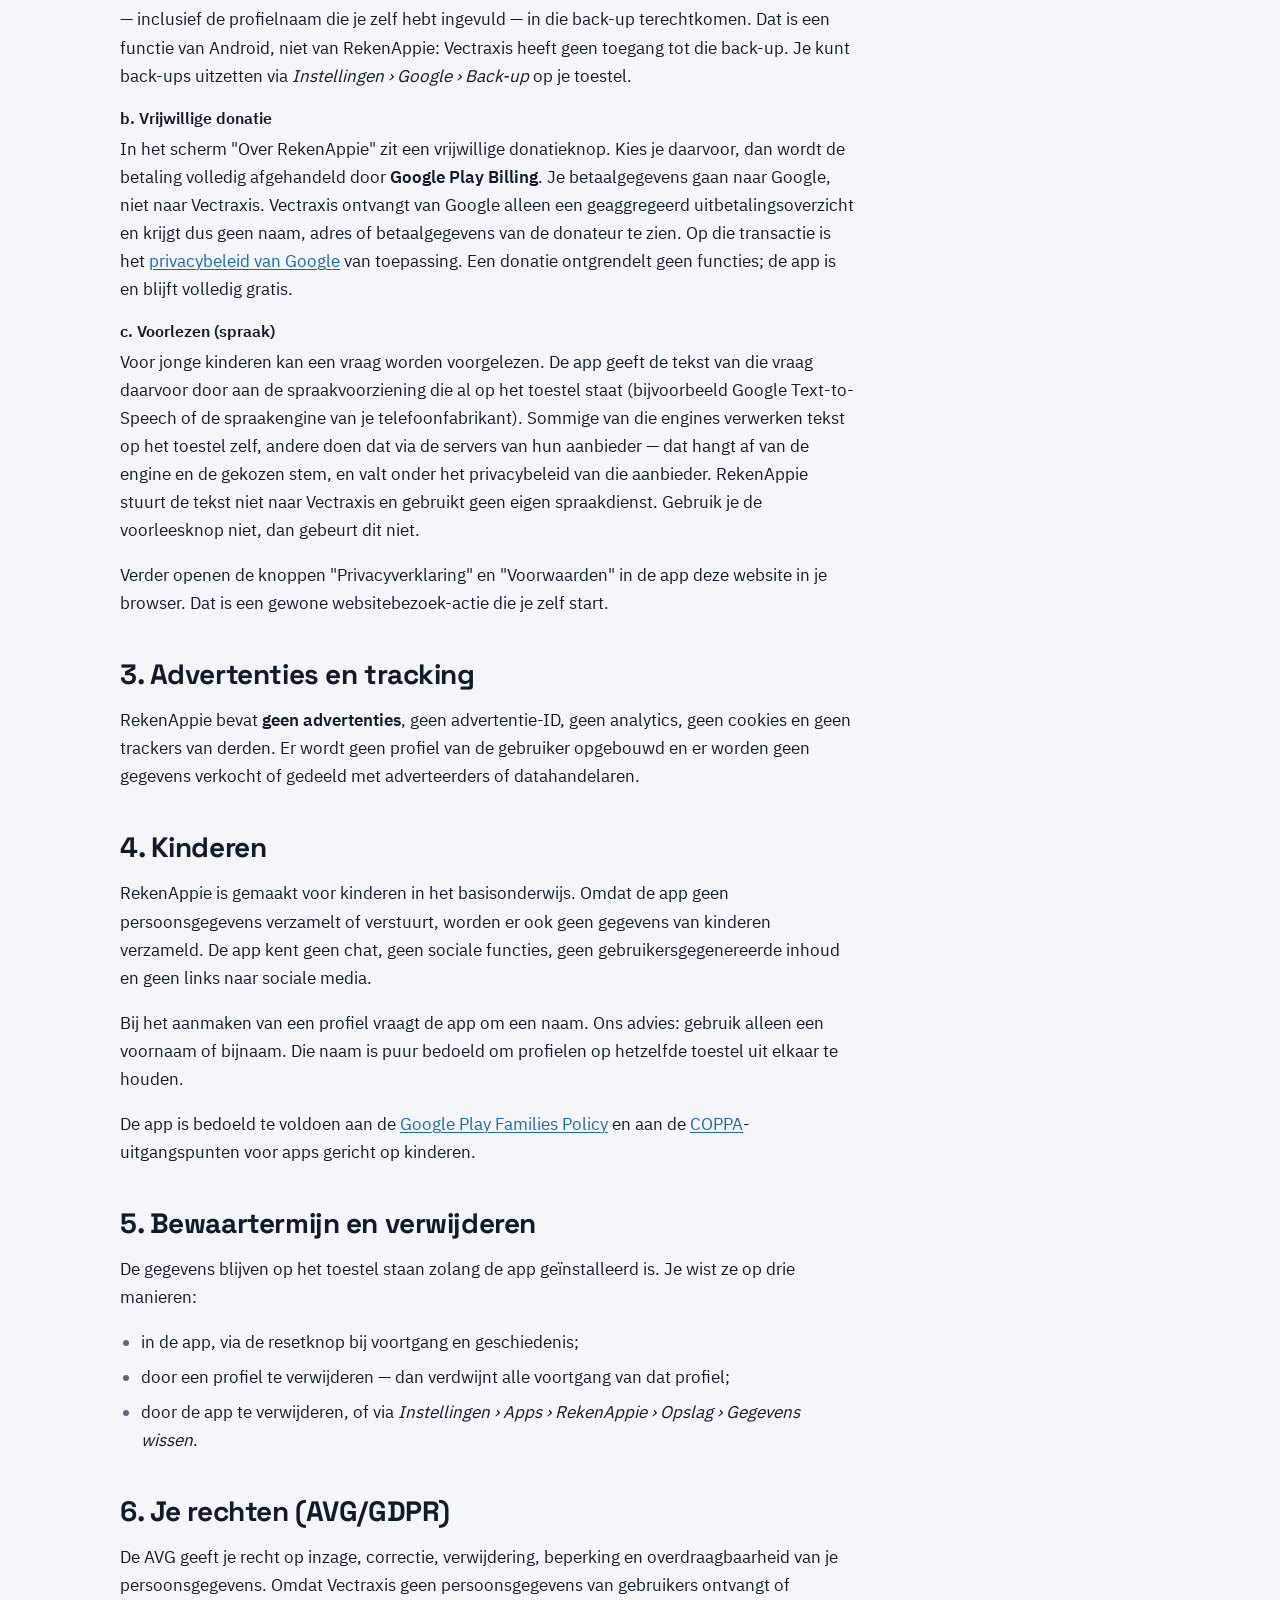
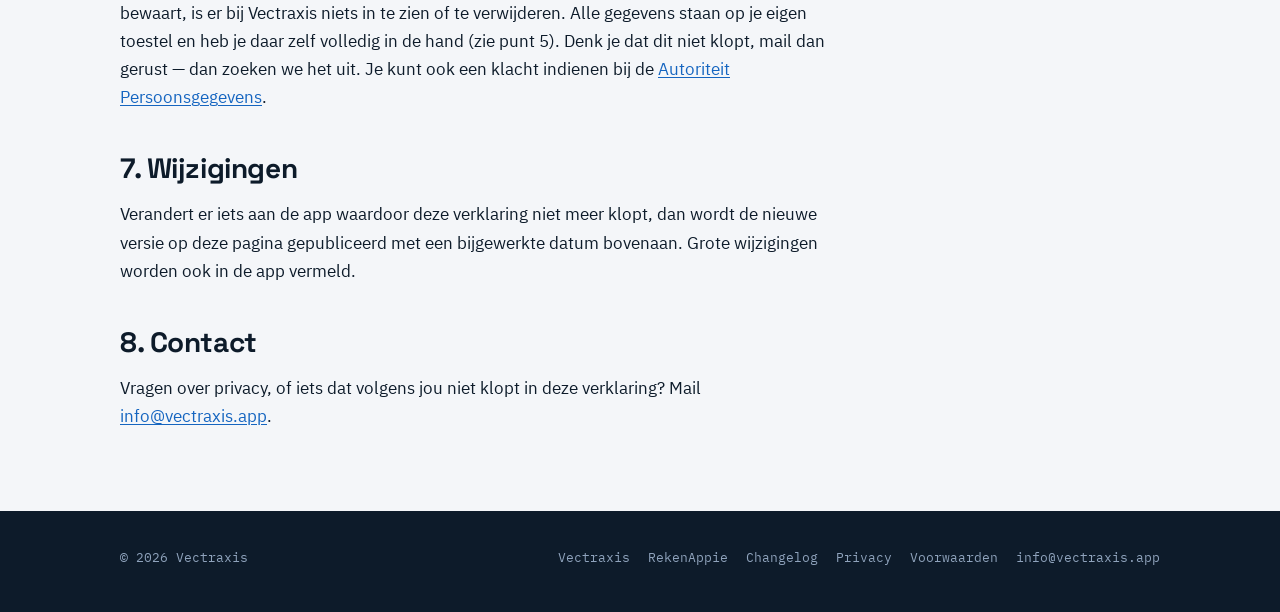
<file: privacy.html>
<!DOCTYPE html>
<html lang="nl">
<head>
<meta charset="UTF-8">
<meta name="viewport" content="width=device-width, initial-scale=1.0">
<title>Privacyverklaring — RekenAppie</title>
<meta name="description" content="Privacyverklaring van RekenAppie: welke gegevens de app opslaat, waar ze blijven en hoe je ze wist.">
<link rel="icon" href="/img/rekenappie-icon.png" sizes="any">
<link rel="stylesheet" href="/style.css">
</head>
<body class="t-rekenappie">

<header class="topbar">
  <div class="topbar__inner">
    <a class="wordmark" href="/">
      <svg class="mark" viewBox="0 0 20 20" fill="none" aria-hidden="true">
        <path d="M3 1v16h16" stroke="currentColor" stroke-width="1.6" stroke-linecap="square"/>
        <path d="M3.6 16.4 14.6 5.4" stroke="currentColor" stroke-width="1.6" stroke-linecap="round"/>
        <circle cx="15" cy="5" r="2.5" fill="currentColor"/>
      </svg>
      Vectraxis
    </a>
    <nav class="topnav">
      <a href="/rekenappie/">RekenAppie</a>
      <a href="/rekenappie/visie">Visie &amp; functies</a>
      <a href="/rekenappie/changelog">Changelog</a>
      <a href="/privacy" aria-current="page">Privacy</a>
    </nav>
  </div>
</header>

<section class="doc-head">
  <div class="doc-head__inner">
    <p class="crumb"><a href="/rekenappie/">RekenAppie</a> · Privacyverklaring</p>
    <h1>Privacyverklaring</h1>
    <p class="lead">Welke gegevens RekenAppie opslaat, waar ze blijven, en de drie situaties waarin er wél iets het toestel verlaat.</p>
    <p class="meta">Laatst bijgewerkt: 19 augustus 2026 · geldt voor RekenAppie versie 1.14 en hoger</p>
  </div>
</section>

<main class="doc page">
  <div class="doc-body">
<div class="callout">
    <p><strong>Kort samengevat:</strong> RekenAppie werkt volledig offline. Er is
    geen account, geen inlog, geen advertentie, geen analytics en geen tracking.
    De app stuurt zelf niets naar Vectraxis of naar derden. Alles wat je kind
    oefent, blijft op het toestel staan.</p>
  </div>

  <p>Deze verklaring beschrijft welke gegevens de Android-app
  <strong>RekenAppie</strong> verwerkt. RekenAppie wordt gemaakt en uitgegeven
  onder de naam <strong>Vectraxis</strong>. Vragen kun je stellen via
  <a href="mailto:info@vectraxis.app">info@vectraxis.app</a>.</p>

  <h2>1. Wat de app op het toestel opslaat</h2>
  <p>RekenAppie bewaart de volgende gegevens lokaal, met de standaard
  opslagvoorziening van Android (<em>SharedPreferences</em>):</p>

  <div class="table-scroll">
  <table>
    <tr><th>Gegeven</th><th>Waarvoor</th></tr>
    <tr><td>Profielnaam en -kleur (maximaal 4 profielen)</td><td>Zodat meerdere kinderen op één toestel hun eigen voortgang hebben. Je kiest de naam zelf; een voornaam of bijnaam volstaat.</td></tr>
    <tr><td>Groep (3 t/m 8), optioneel</td><td>Om de dagelijkse hersenkraker op het juiste niveau te tonen.</td></tr>
    <tr><td>Taalkeuze en instellingen</td><td>Om de app te tonen zoals je hem hebt ingesteld.</td></tr>
    <tr><td>Beheersingsscore per onderdeel</td><td>Om de moeilijkheid mee te laten bewegen met wat het kind al kan.</td></tr>
    <tr><td>Aantal gemaakte vragen, aantal goed, totale oefentijd</td><td>Voor het voortgangsoverzicht in de app.</td></tr>
    <tr><td>De laatste 20 oefensessies</td><td>Voor het geschiedenisscherm. Alleen scores en tijden, niet de vragen zelf.</td></tr>
    <tr><td>Persoonlijke records per onderwerp, groep en niveau</td><td>Om jezelf te kunnen uitdagen.</td></tr>
  </table>
  </div>

  <p>De app vraagt niet om een e-mailadres, telefoonnummer, geboortedatum,
  locatie, contacten, camera of microfoon. Er zit geen advertentie-SDK,
  analytics-SDK of crashreporter in.</p>

  <h2>2. Verstuurt de app iets naar internet?</h2>
  <p>De app zelf doet geen enkel netwerkverzoek om oefengegevens te versturen of
  op te halen. Er zijn drie uitzonderingen waarbij wél iets het toestel verlaat,
  en die staan hieronder eerlijk beschreven.</p>

  <h3>a. Back-up door Android</h3>
  <p>Android maakt standaard een back-up van app-gegevens naar het Google-account
  van de toestelgebruiker (Google One / Android Back-up). Daardoor kán de lokaal
  opgeslagen voortgang — inclusief de profielnaam die je zelf hebt ingevuld — in
  die back-up terechtkomen. Dat is een functie van Android, niet van RekenAppie:
  Vectraxis heeft geen toegang tot die back-up. Je kunt back-ups uitzetten via
  <em>Instellingen &rsaquo; Google &rsaquo; Back-up</em> op je toestel.</p>

  <h3>b. Vrijwillige donatie</h3>
  <p>In het scherm "Over RekenAppie" zit een vrijwillige donatieknop. Kies je
  daarvoor, dan wordt de betaling volledig afgehandeld door <strong>Google Play
  Billing</strong>. Je betaalgegevens gaan naar Google, niet naar Vectraxis.
  Vectraxis ontvangt van Google alleen een geaggregeerd uitbetalingsoverzicht en
  krijgt dus geen naam, adres of betaalgegevens van de donateur te zien. Op die
  transactie is het
  <a href="https://policies.google.com/privacy" rel="noopener">privacybeleid van
  Google</a> van toepassing. Een donatie ontgrendelt geen functies; de app is en
  blijft volledig gratis.</p>

  <h3>c. Voorlezen (spraak)</h3>
  <p>Voor jonge kinderen kan een vraag worden voorgelezen. De app geeft de tekst
  van die vraag daarvoor door aan de spraakvoorziening die al op het toestel
  staat (bijvoorbeeld Google Text-to-Speech of de spraakengine van je
  telefoonfabrikant). Sommige van die engines verwerken tekst op het toestel
  zelf, andere doen dat via de servers van hun aanbieder — dat hangt af van de
  engine en de gekozen stem, en valt onder het privacybeleid van die aanbieder.
  RekenAppie stuurt de tekst niet naar Vectraxis en gebruikt geen eigen
  spraakdienst. Gebruik je de voorleesknop niet, dan gebeurt dit niet.</p>

  <p>Verder openen de knoppen "Privacyverklaring" en "Voorwaarden" in de app deze
  website in je browser. Dat is een gewone websitebezoek-actie die je zelf start.</p>

  <h2>3. Advertenties en tracking</h2>
  <p>RekenAppie bevat <strong>geen advertenties</strong>, geen advertentie-ID,
  geen analytics, geen cookies en geen trackers van derden. Er wordt geen profiel
  van de gebruiker opgebouwd en er worden geen gegevens verkocht of gedeeld met
  adverteerders of datahandelaren.</p>

  <h2>4. Kinderen</h2>
  <p>RekenAppie is gemaakt voor kinderen in het basisonderwijs. Omdat de app geen
  persoonsgegevens verzamelt of verstuurt, worden er ook geen gegevens van
  kinderen verzameld. De app kent geen chat, geen sociale functies, geen
  gebruikersgegenereerde inhoud en geen links naar sociale media.</p>
  <p>Bij het aanmaken van een profiel vraagt de app om een naam. Ons advies:
  gebruik alleen een voornaam of bijnaam. Die naam is puur bedoeld om profielen
  op hetzelfde toestel uit elkaar te houden.</p>
  <p>De app is bedoeld te voldoen aan de
  <a href="https://support.google.com/googleplay/android-developer/answer/9893335" rel="noopener">Google
  Play Families Policy</a> en aan de
  <a href="https://www.ftc.gov/legal-library/browse/rules/childrens-online-privacy-protection-rule-coppa" rel="noopener">COPPA</a>-uitgangspunten
  voor apps gericht op kinderen.</p>

  <h2>5. Bewaartermijn en verwijderen</h2>
  <p>De gegevens blijven op het toestel staan zolang de app geïnstalleerd is. Je
  wist ze op drie manieren:</p>
  <ul>
    <li>in de app, via de resetknop bij voortgang en geschiedenis;</li>
    <li>door een profiel te verwijderen — dan verdwijnt alle voortgang van dat profiel;</li>
    <li>door de app te verwijderen, of via <em>Instellingen &rsaquo; Apps &rsaquo; RekenAppie &rsaquo; Opslag &rsaquo; Gegevens wissen</em>.</li>
  </ul>

  <h2>6. Je rechten (AVG/GDPR)</h2>
  <p>De AVG geeft je recht op inzage, correctie, verwijdering, beperking en
  overdraagbaarheid van je persoonsgegevens. Omdat Vectraxis geen
  persoonsgegevens van gebruikers ontvangt of bewaart, is er bij Vectraxis niets
  in te zien of te verwijderen. Alle gegevens staan op je eigen toestel en heb je
  daar zelf volledig in de hand (zie punt 5). Denk je dat dit niet klopt, mail
  dan gerust — dan zoeken we het uit. Je kunt ook een klacht indienen bij de
  <a href="https://autoriteitpersoonsgegevens.nl" rel="noopener">Autoriteit
  Persoonsgegevens</a>.</p>

  <h2>7. Wijzigingen</h2>
  <p>Verandert er iets aan de app waardoor deze verklaring niet meer klopt, dan
  wordt de nieuwe versie op deze pagina gepubliceerd met een bijgewerkte datum
  bovenaan. Grote wijzigingen worden ook in de app vermeld.</p>

  <h2>8. Contact</h2>
  <p>Vragen over privacy, of iets dat volgens jou niet klopt in deze verklaring?
  Mail <a href="mailto:info@vectraxis.app">info@vectraxis.app</a>.</p>
  </div>
</main>

<footer class="site-footer">
  <div class="site-footer__inner">
    <div>© 2026 Vectraxis</div>
    <nav>
      <a href="/">Vectraxis</a>
      <a href="/rekenappie/">RekenAppie</a>
      <a href="/rekenappie/changelog">Changelog</a>
      <a href="/privacy">Privacy</a>
      <a href="/terms">Voorwaarden</a>
      <a href="mailto:info@vectraxis.app">info@vectraxis.app</a>
    </nav>
  </div>
</footer>

</body>
</html>
</file>
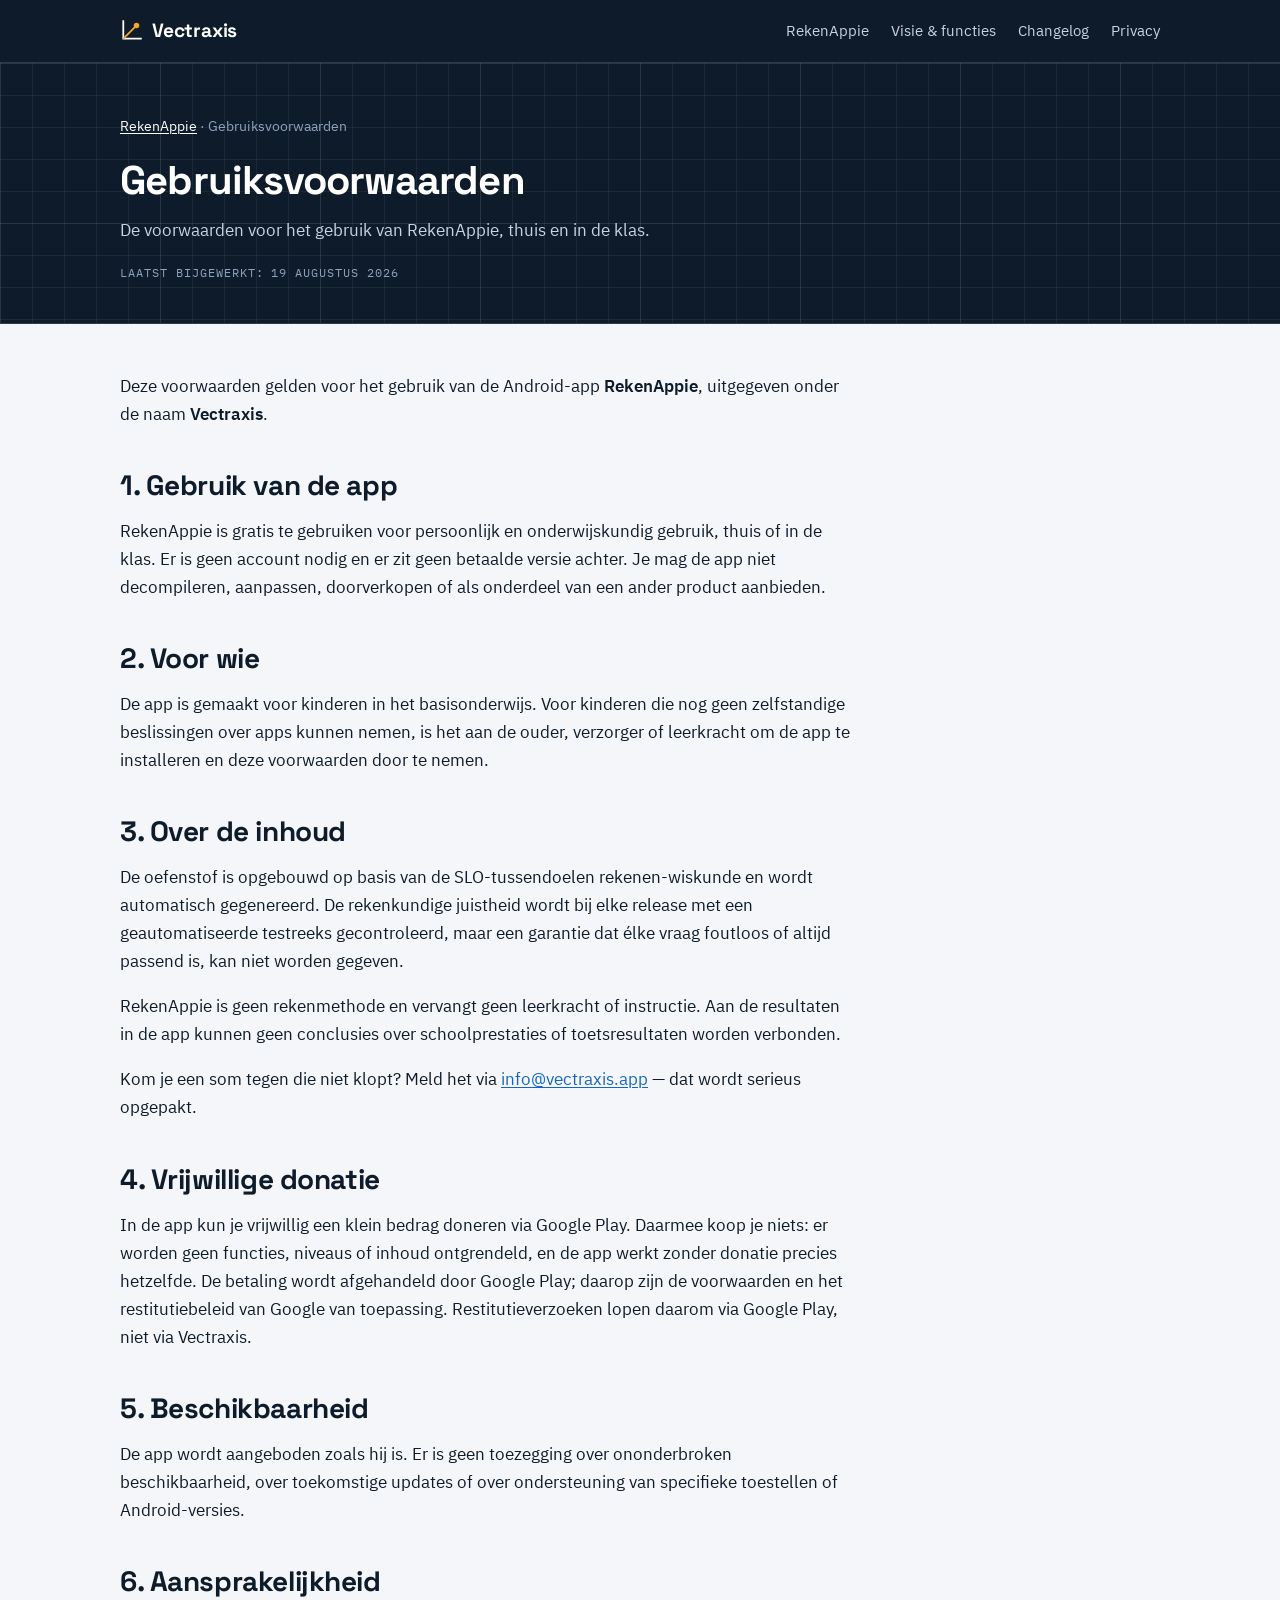
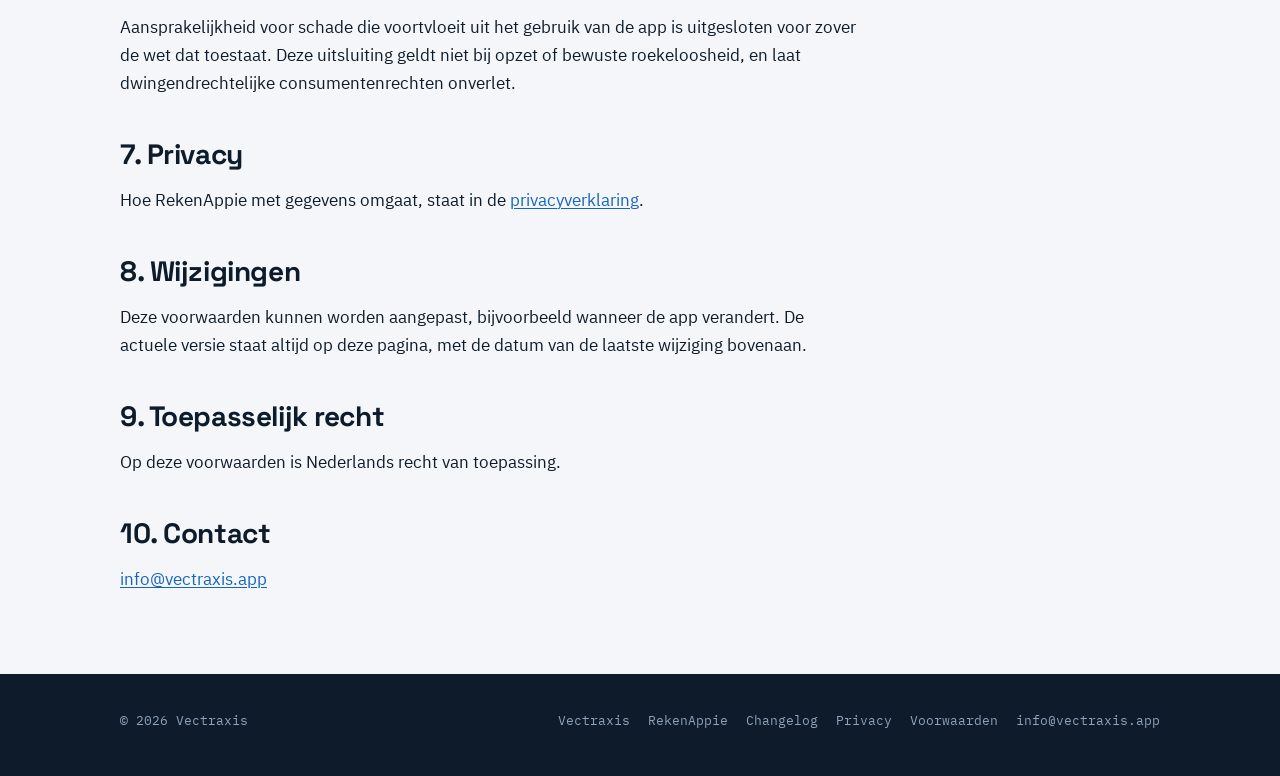
<file: terms.html>
<!DOCTYPE html>
<html lang="nl">
<head>
<meta charset="UTF-8">
<meta name="viewport" content="width=device-width, initial-scale=1.0">
<title>Gebruiksvoorwaarden — RekenAppie</title>
<meta name="description" content="Gebruiksvoorwaarden voor de RekenAppie-app.">
<link rel="icon" href="/img/rekenappie-icon.png" sizes="any">
<link rel="stylesheet" href="/style.css">
</head>
<body class="t-rekenappie">

<header class="topbar">
  <div class="topbar__inner">
    <a class="wordmark" href="/">
      <svg class="mark" viewBox="0 0 20 20" fill="none" aria-hidden="true">
        <path d="M3 1v16h16" stroke="currentColor" stroke-width="1.6" stroke-linecap="square"/>
        <path d="M3.6 16.4 14.6 5.4" stroke="currentColor" stroke-width="1.6" stroke-linecap="round"/>
        <circle cx="15" cy="5" r="2.5" fill="currentColor"/>
      </svg>
      Vectraxis
    </a>
    <nav class="topnav">
      <a href="/rekenappie/">RekenAppie</a>
      <a href="/rekenappie/visie">Visie &amp; functies</a>
      <a href="/rekenappie/changelog">Changelog</a>
      <a href="/privacy">Privacy</a>
    </nav>
  </div>
</header>

<section class="doc-head">
  <div class="doc-head__inner">
    <p class="crumb"><a href="/rekenappie/">RekenAppie</a> · Gebruiksvoorwaarden</p>
    <h1>Gebruiksvoorwaarden</h1>
    <p class="lead">De voorwaarden voor het gebruik van RekenAppie, thuis en in de klas.</p>
    <p class="meta">Laatst bijgewerkt: 19 augustus 2026</p>
  </div>
</section>

<main class="doc page">
  <div class="doc-body">
<p>Deze voorwaarden gelden voor het gebruik van de Android-app
  <strong>RekenAppie</strong>, uitgegeven onder de naam <strong>Vectraxis</strong>.</p>

  <h2>1. Gebruik van de app</h2>
  <p>RekenAppie is gratis te gebruiken voor persoonlijk en onderwijskundig
  gebruik, thuis of in de klas. Er is geen account nodig en er zit geen betaalde
  versie achter. Je mag de app niet decompileren, aanpassen, doorverkopen of als
  onderdeel van een ander product aanbieden.</p>

  <h2>2. Voor wie</h2>
  <p>De app is gemaakt voor kinderen in het basisonderwijs. Voor kinderen die nog
  geen zelfstandige beslissingen over apps kunnen nemen, is het aan de ouder,
  verzorger of leerkracht om de app te installeren en deze voorwaarden door te
  nemen.</p>

  <h2>3. Over de inhoud</h2>
  <p>De oefenstof is opgebouwd op basis van de SLO-tussendoelen rekenen-wiskunde
  en wordt automatisch gegenereerd. De rekenkundige juistheid wordt bij elke
  release met een geautomatiseerde testreeks gecontroleerd, maar een garantie dat
  élke vraag foutloos of altijd passend is, kan niet worden gegeven.</p>
  <p>RekenAppie is geen rekenmethode en vervangt geen leerkracht of instructie.
  Aan de resultaten in de app kunnen geen conclusies over schoolprestaties of
  toetsresultaten worden verbonden.</p>
  <p>Kom je een som tegen die niet klopt? Meld het via
  <a href="mailto:info@vectraxis.app">info@vectraxis.app</a> — dat wordt
  serieus opgepakt.</p>

  <h2>4. Vrijwillige donatie</h2>
  <p>In de app kun je vrijwillig een klein bedrag doneren via Google Play. Daarmee
  koop je niets: er worden geen functies, niveaus of inhoud ontgrendeld, en de app
  werkt zonder donatie precies hetzelfde. De betaling wordt afgehandeld door
  Google Play; daarop zijn de voorwaarden en het restitutiebeleid van Google van
  toepassing. Restitutieverzoeken lopen daarom via Google Play, niet via
  Vectraxis.</p>

  <h2>5. Beschikbaarheid</h2>
  <p>De app wordt aangeboden zoals hij is. Er is geen toezegging over
  ononderbroken beschikbaarheid, over toekomstige updates of over ondersteuning
  van specifieke toestellen of Android-versies.</p>

  <h2>6. Aansprakelijkheid</h2>
  <p>Aansprakelijkheid voor schade die voortvloeit uit het gebruik van de app is
  uitgesloten voor zover de wet dat toestaat. Deze uitsluiting geldt niet bij
  opzet of bewuste roekeloosheid, en laat dwingendrechtelijke consumentenrechten
  onverlet.</p>

  <h2>7. Privacy</h2>
  <p>Hoe RekenAppie met gegevens omgaat, staat in de
  <a href="/privacy">privacyverklaring</a>.</p>

  <h2>8. Wijzigingen</h2>
  <p>Deze voorwaarden kunnen worden aangepast, bijvoorbeeld wanneer de app
  verandert. De actuele versie staat altijd op deze pagina, met de datum van de
  laatste wijziging bovenaan.</p>

  <h2>9. Toepasselijk recht</h2>
  <p>Op deze voorwaarden is Nederlands recht van toepassing.</p>

  <h2>10. Contact</h2>
  <p><a href="mailto:info@vectraxis.app">info@vectraxis.app</a></p>
  </div>
</main>

<footer class="site-footer">
  <div class="site-footer__inner">
    <div>© 2026 Vectraxis</div>
    <nav>
      <a href="/">Vectraxis</a>
      <a href="/rekenappie/">RekenAppie</a>
      <a href="/rekenappie/changelog">Changelog</a>
      <a href="/privacy">Privacy</a>
      <a href="/terms">Voorwaarden</a>
      <a href="mailto:info@vectraxis.app">info@vectraxis.app</a>
    </nav>
  </div>
</footer>

</body>
</html>
</file>
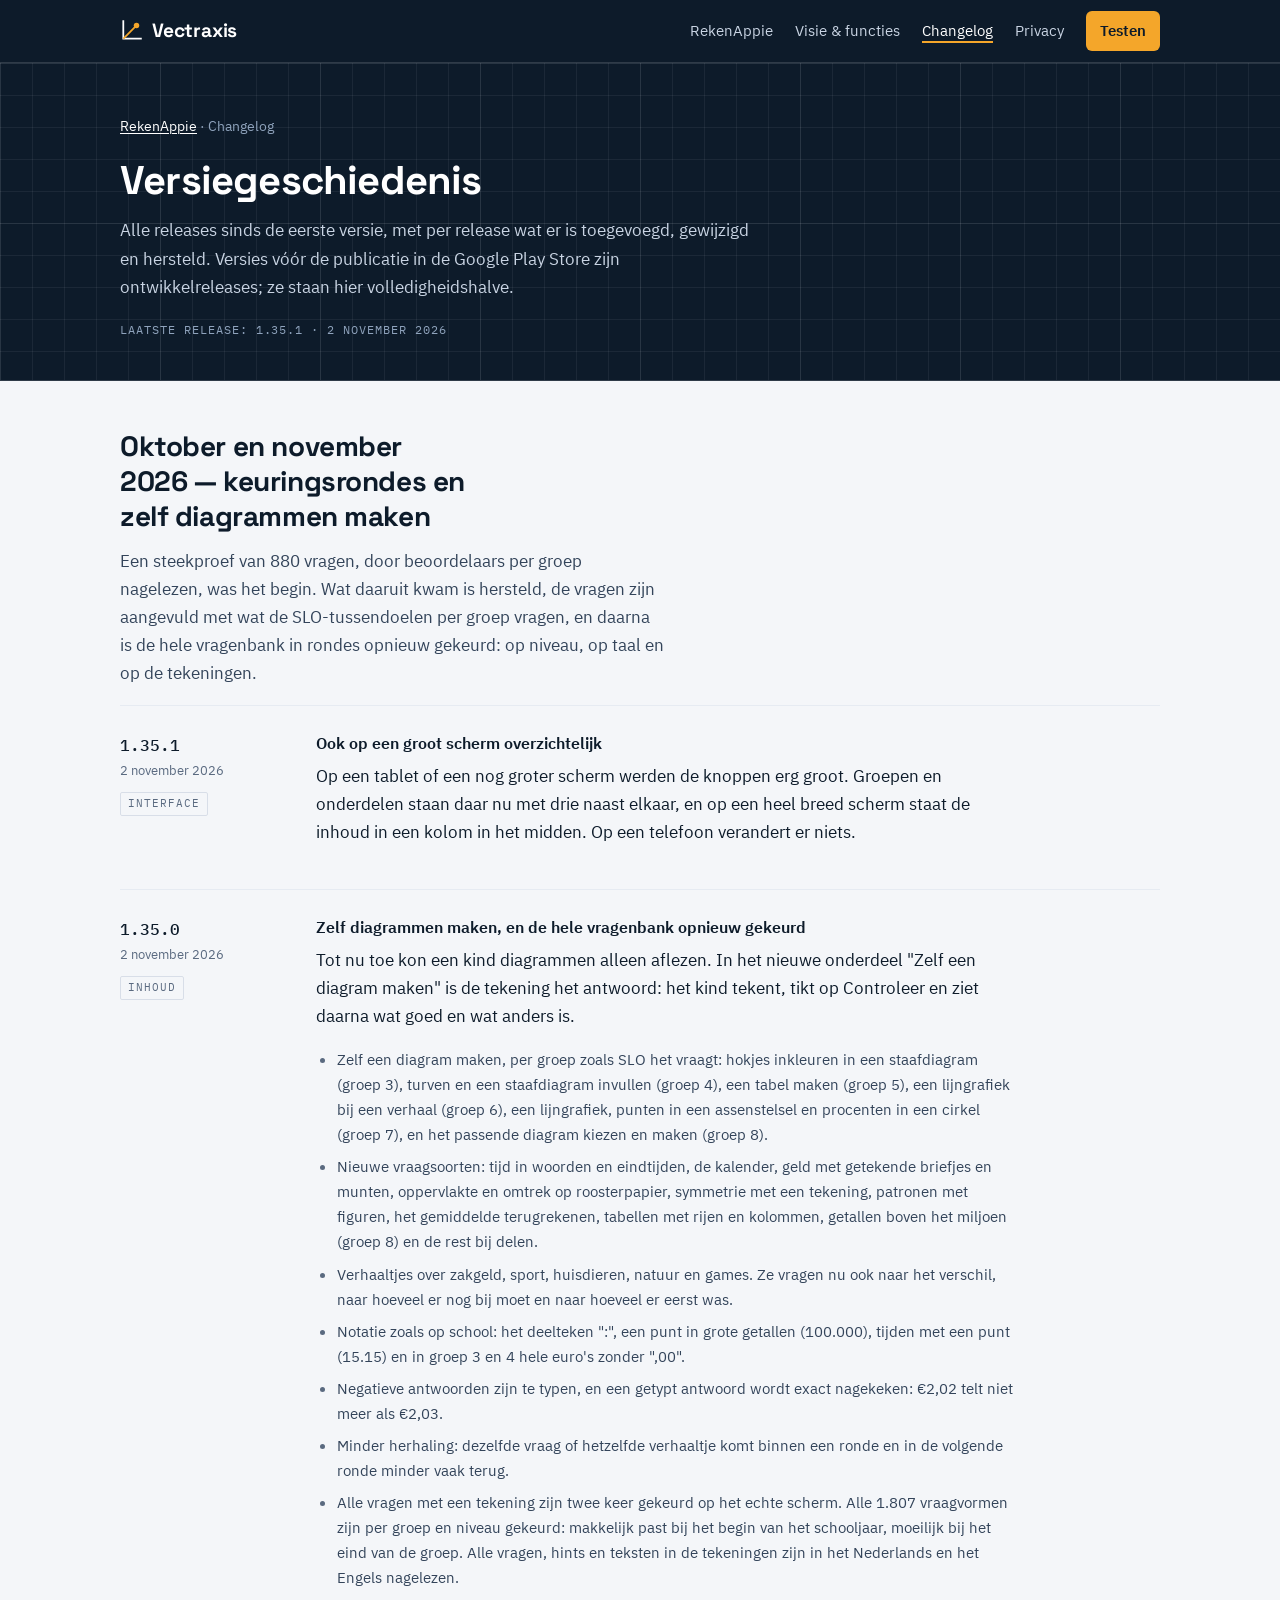
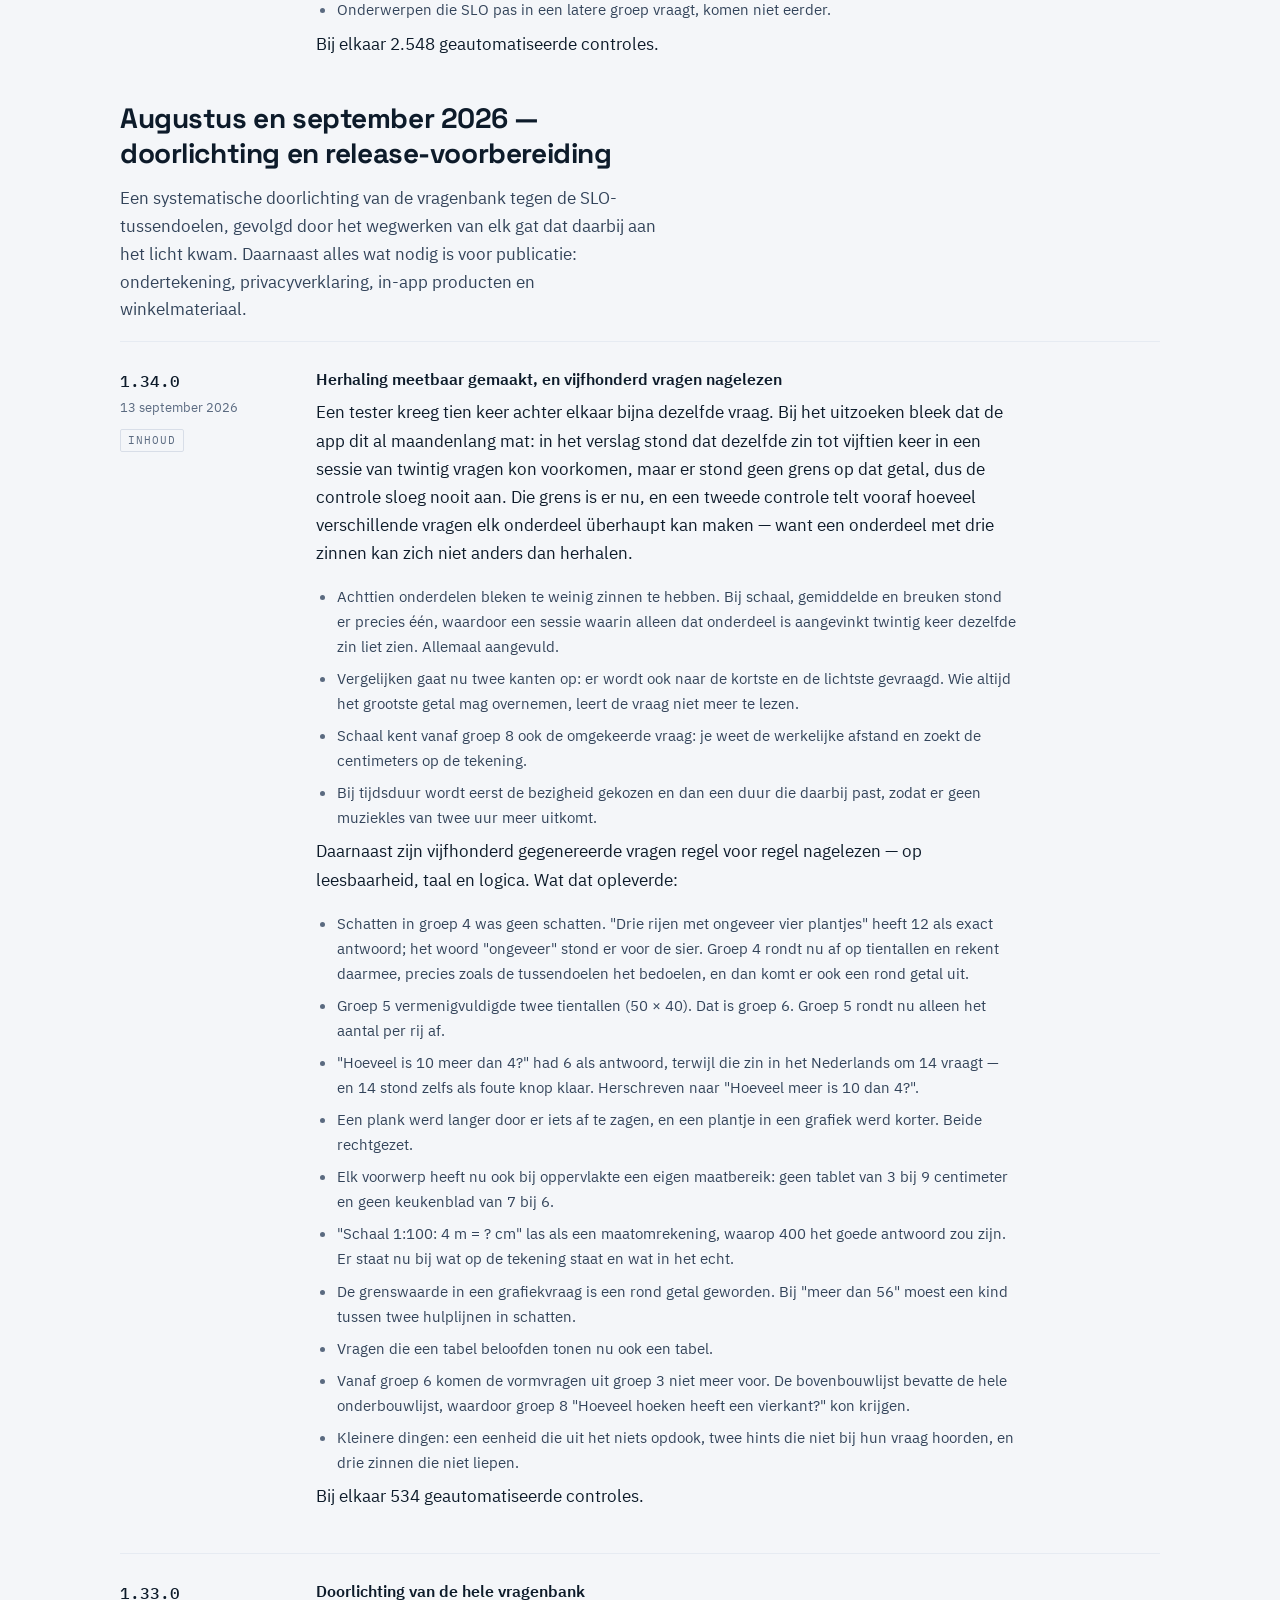
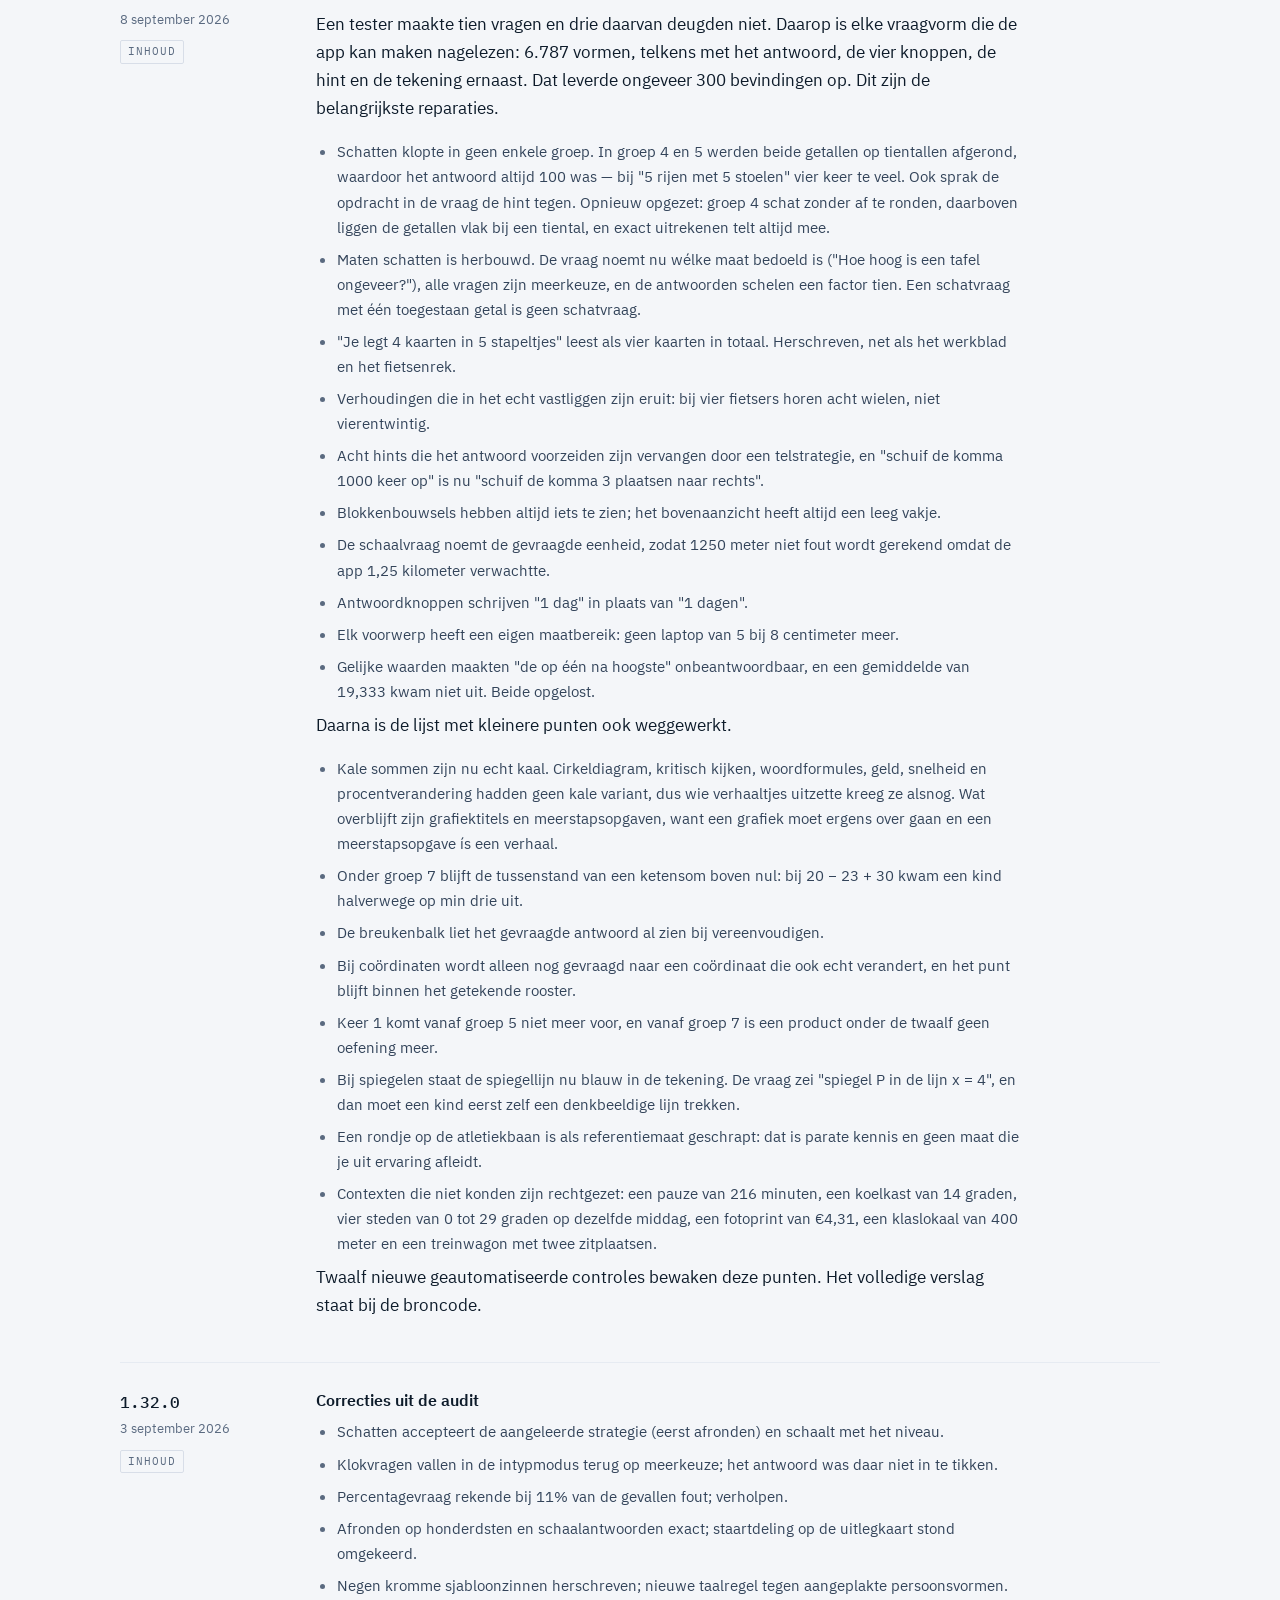
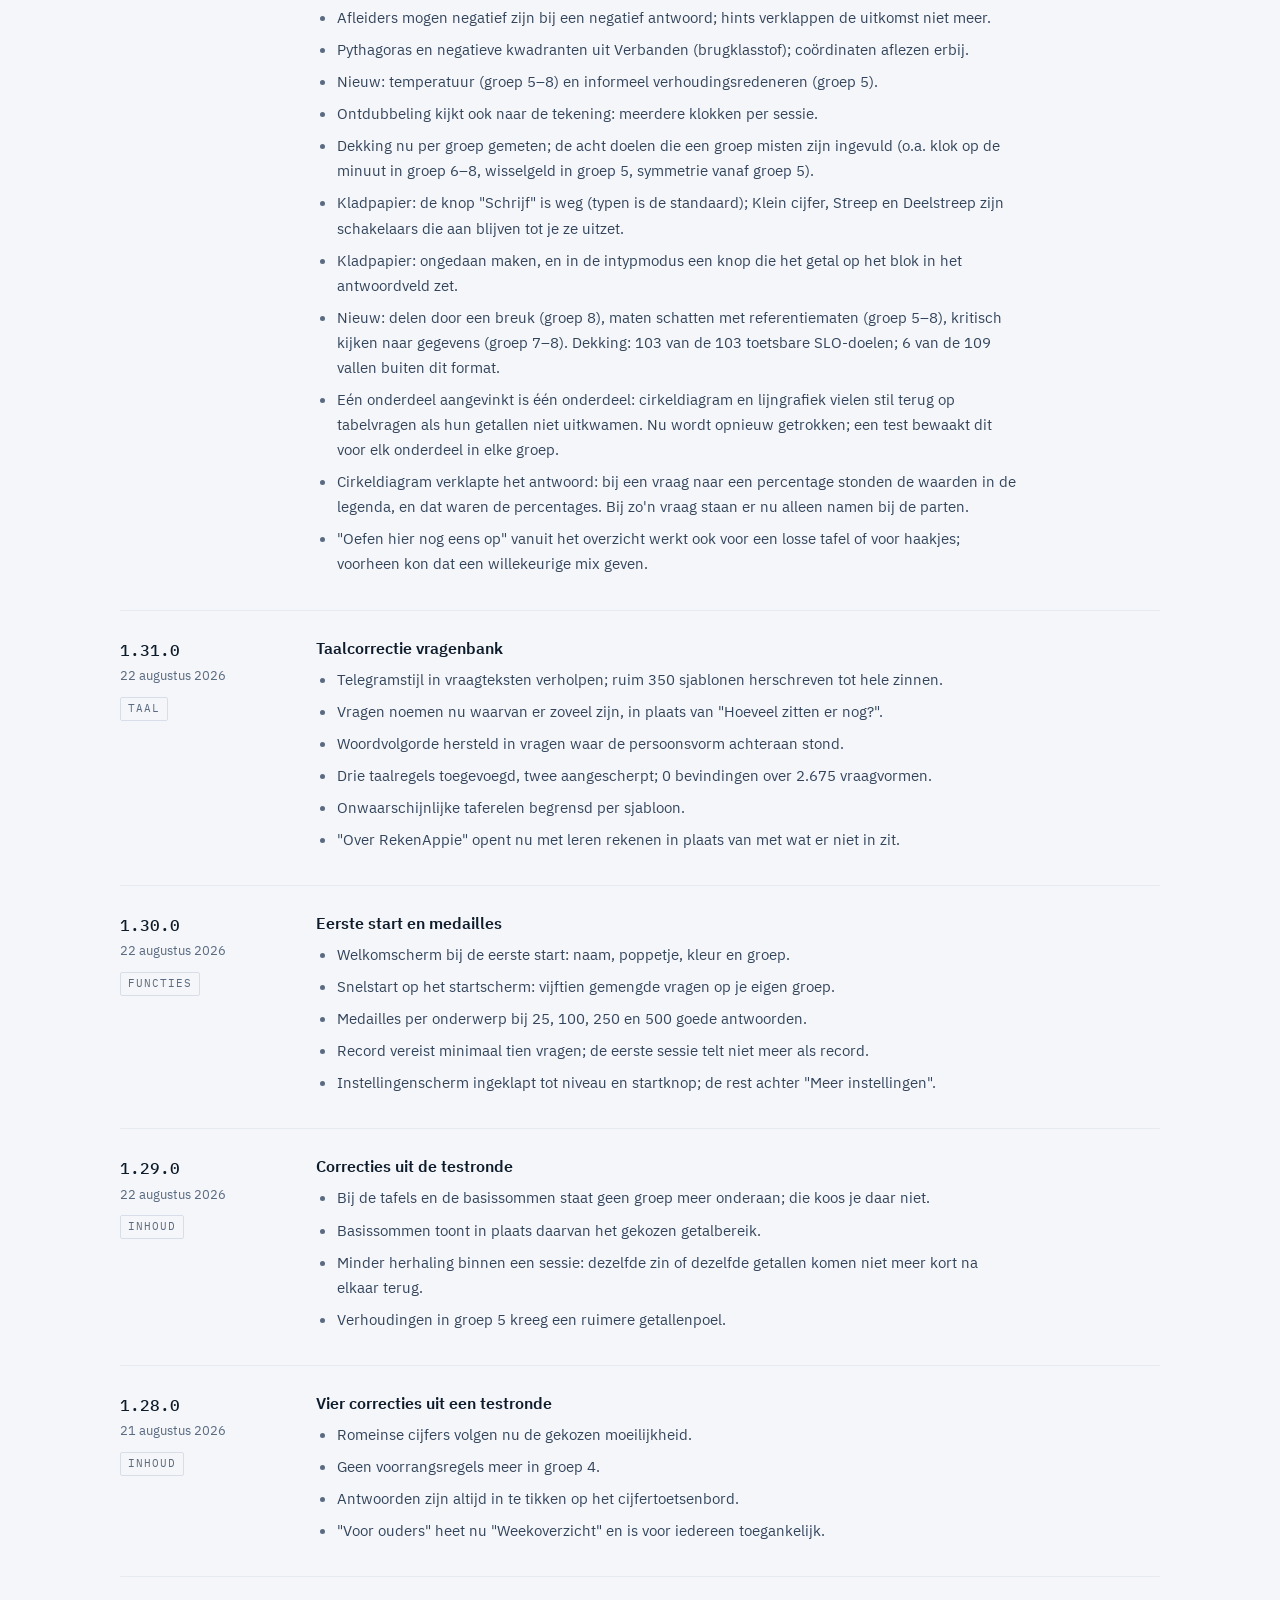
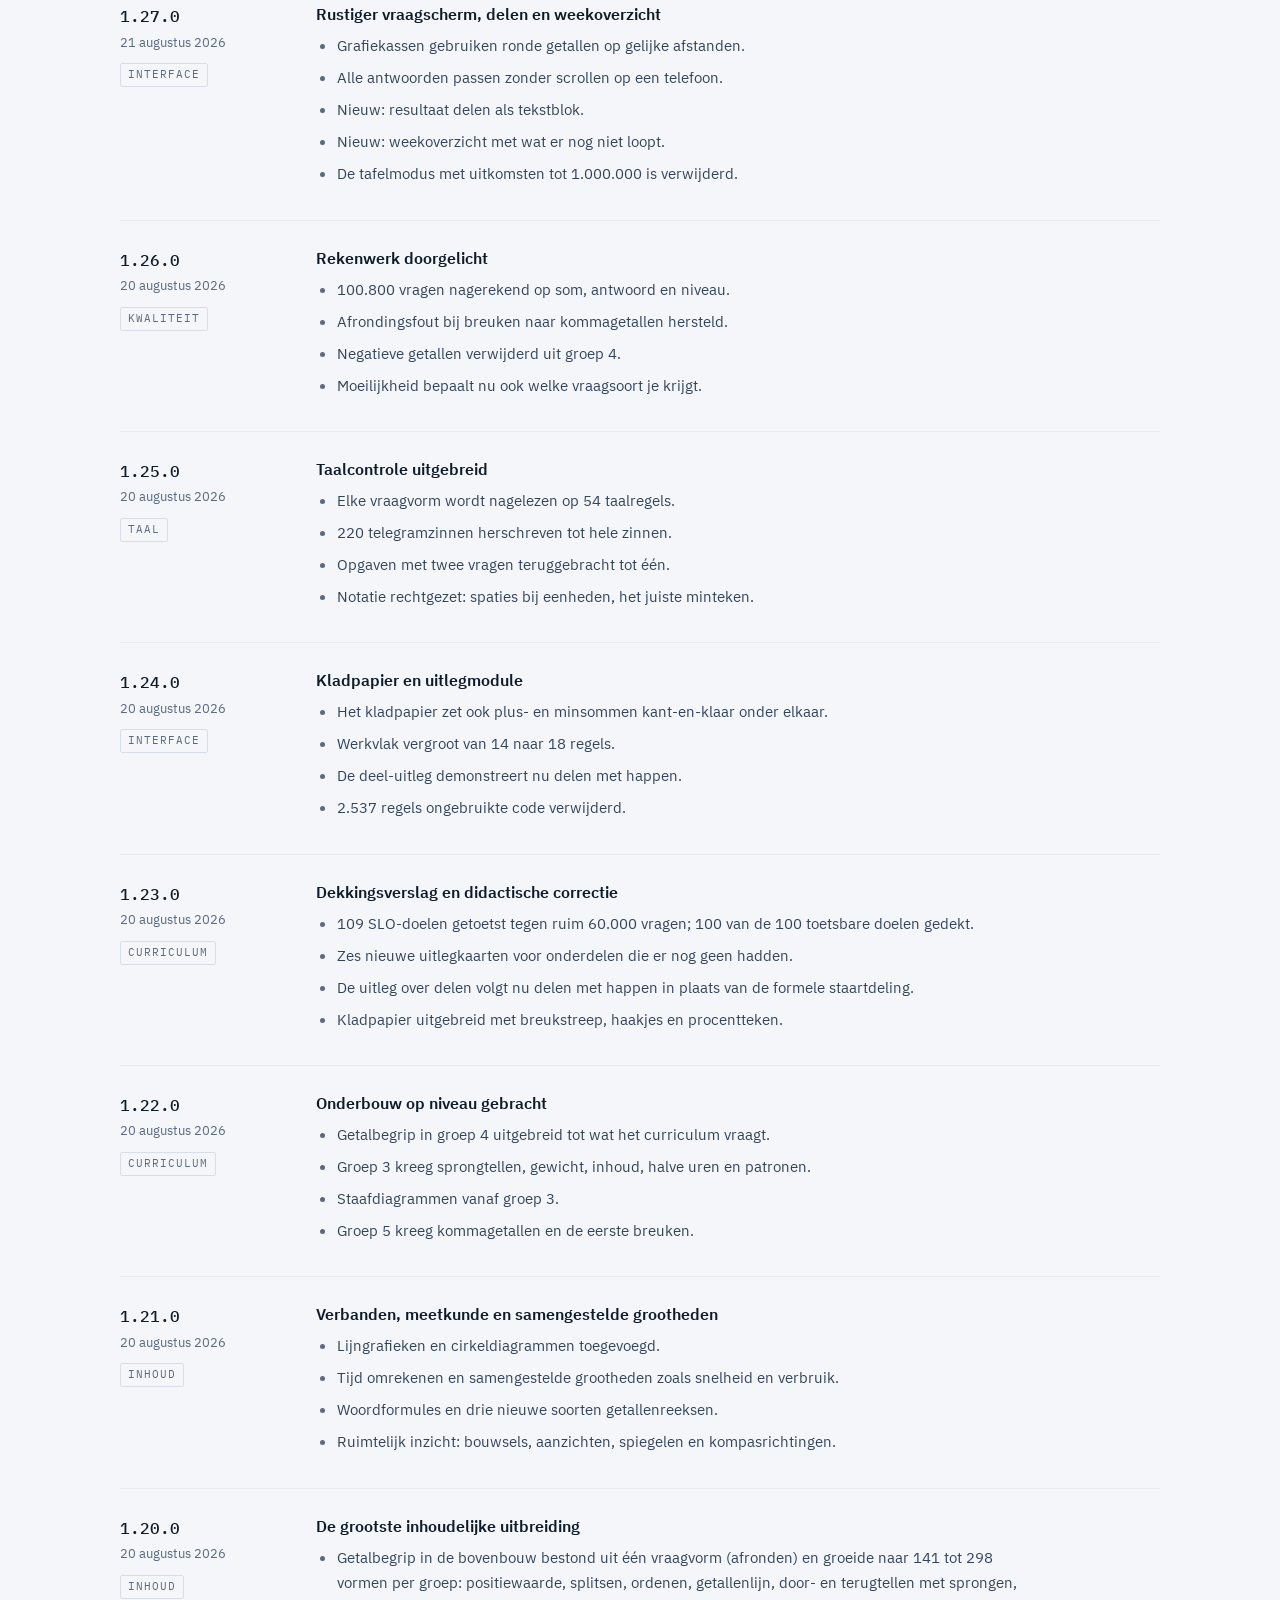
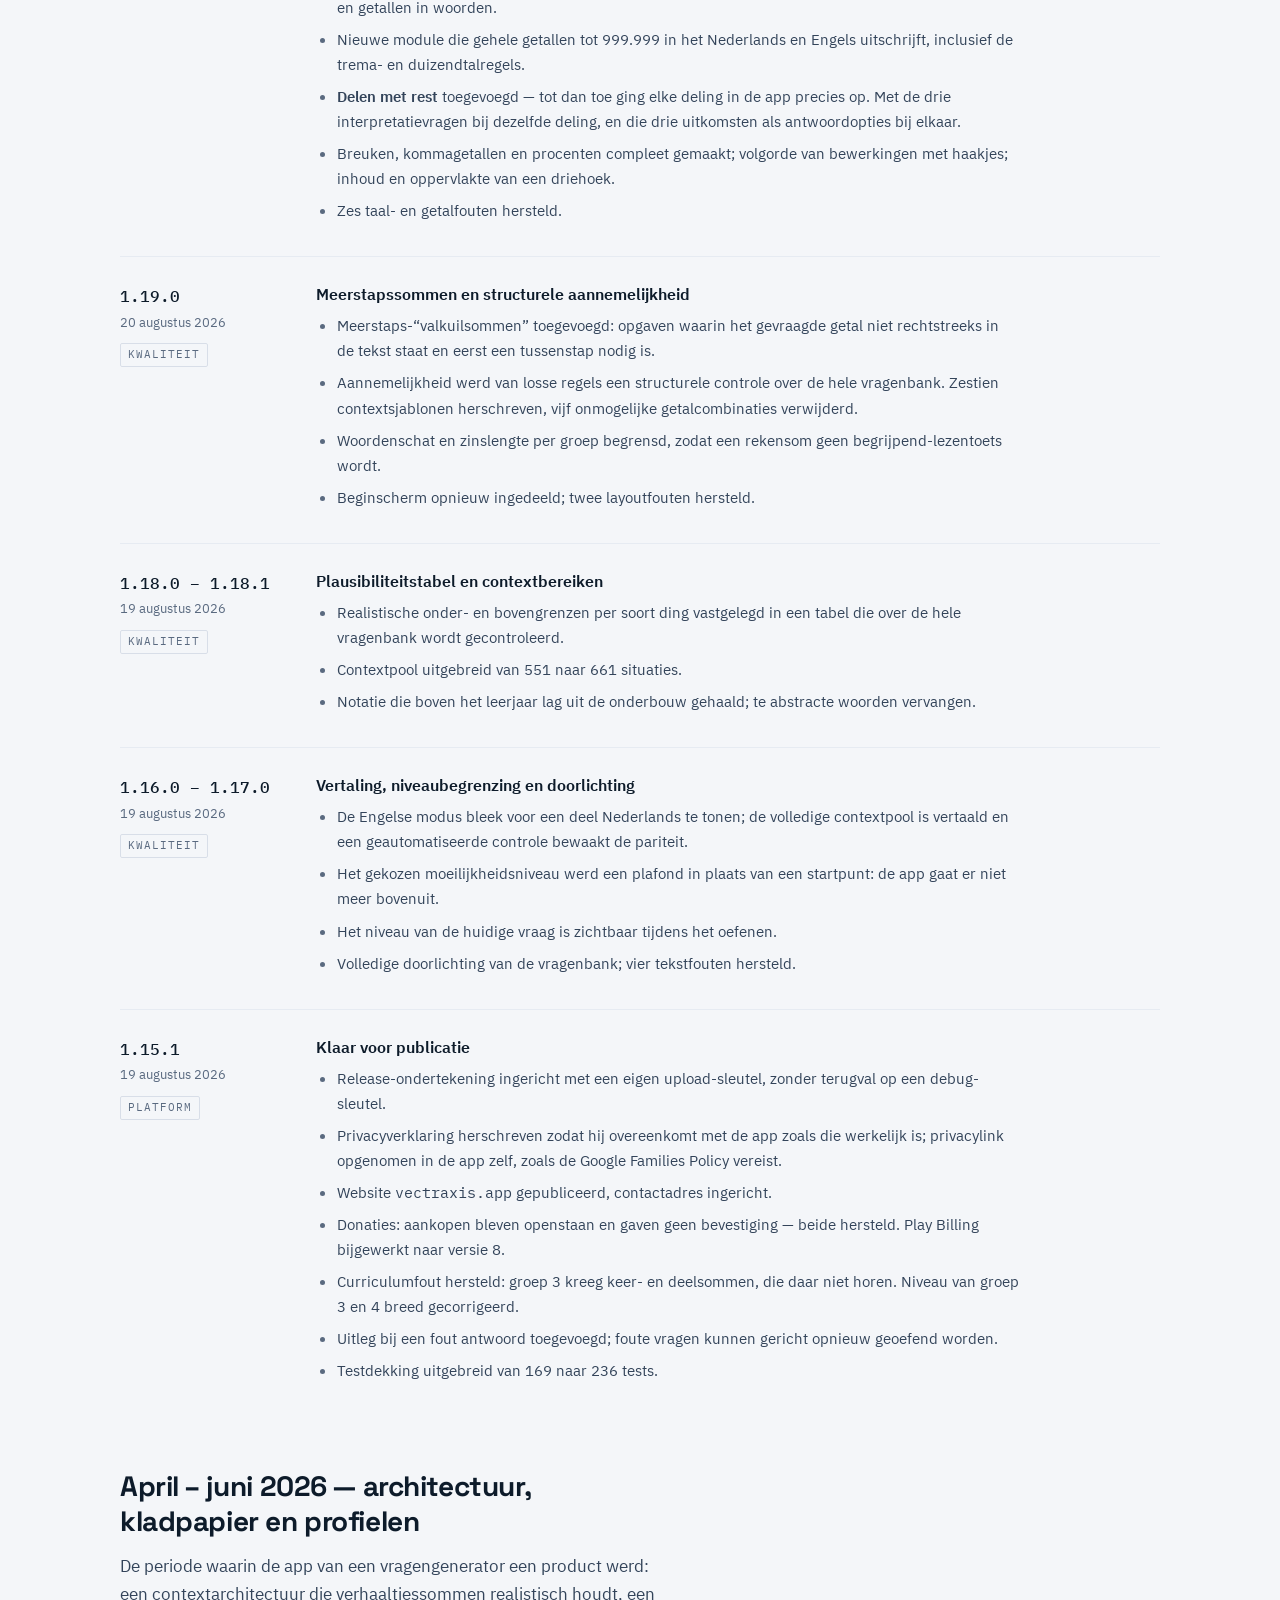
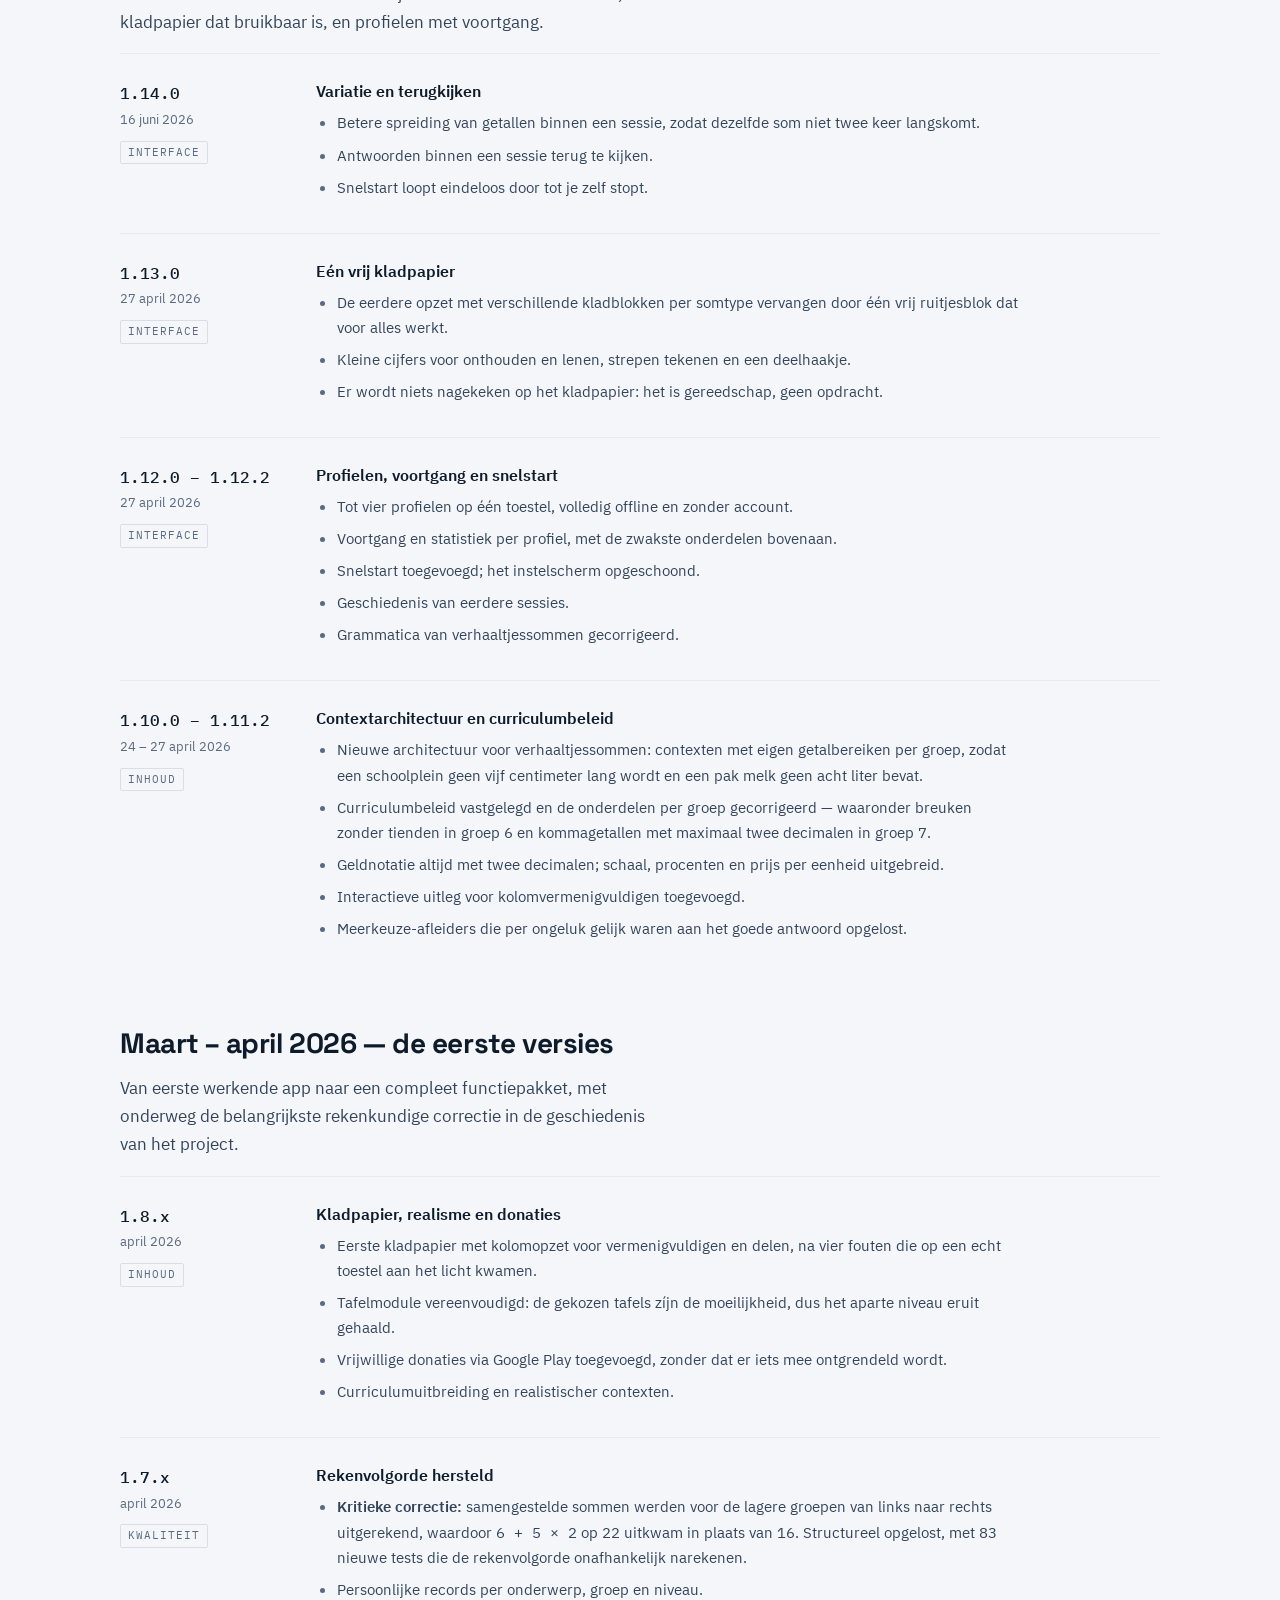
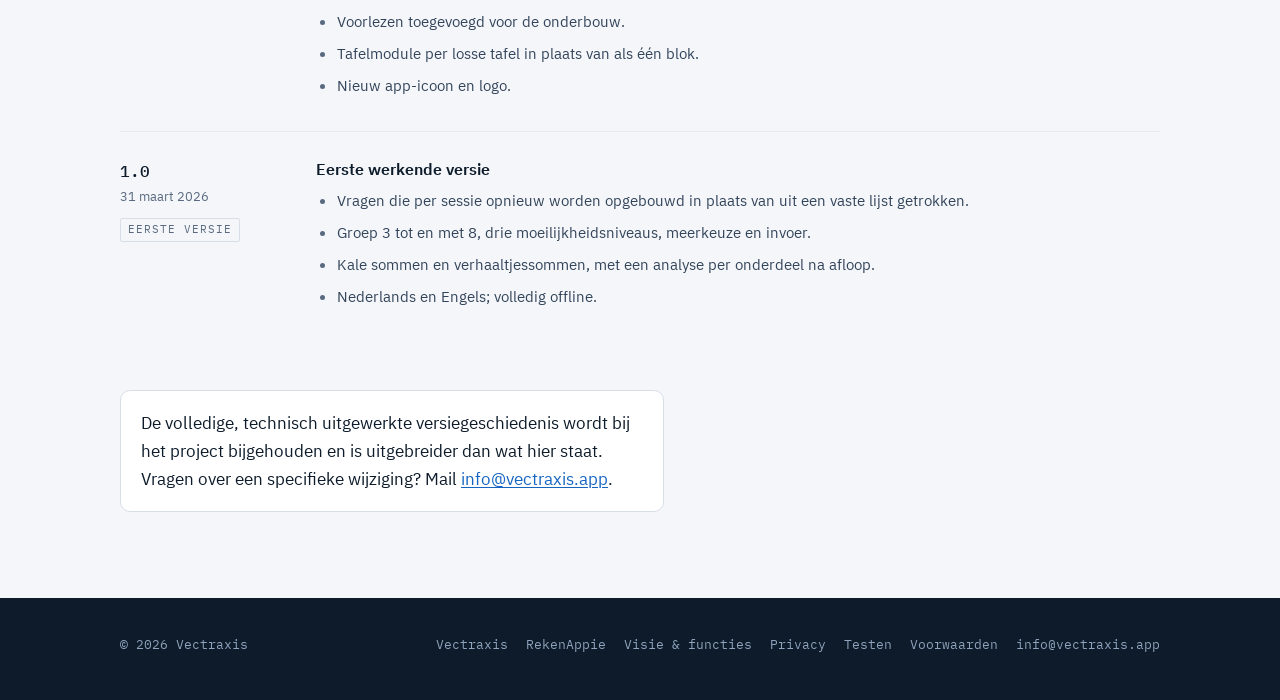
<file: rekenappie/changelog.html>
<!DOCTYPE html>
<html lang="nl">
<head>
<meta charset="UTF-8">
<meta name="viewport" content="width=device-width, initial-scale=1.0">
<title>RekenAppie — changelog</title>
<meta name="description" content="Volledige versiegeschiedenis van RekenAppie: per release wat er is toegevoegd, gewijzigd en hersteld, vanaf de eerste versie in maart 2026.">
<link rel="icon" href="/img/rekenappie-icon.png" sizes="any">
<link rel="stylesheet" href="/style.css">
</head>
<body class="t-rekenappie">

<header class="topbar">
  <div class="topbar__inner">
    <a class="wordmark" href="/">
      <svg class="mark" viewBox="0 0 20 20" fill="none" aria-hidden="true">
        <path d="M3 1v16h16" stroke="currentColor" stroke-width="1.6" stroke-linecap="square"/>
        <path d="M3.6 16.4 14.6 5.4" stroke="currentColor" stroke-width="1.6" stroke-linecap="round"/>
        <circle cx="15" cy="5" r="2.5" fill="currentColor"/>
      </svg>
      Vectraxis
    </a>
    <nav class="topnav">
      <a href="/rekenappie/">RekenAppie</a>
      <a href="/rekenappie/visie">Visie &amp; functies</a>
      <a href="/rekenappie/changelog" aria-current="page">Changelog</a>
      <a href="/privacy">Privacy</a>
      <a class="topnav__cta" href="/rekenappie/testen">Testen</a>
    </nav>
  </div>
</header>

<section class="doc-head">
  <div class="doc-head__inner">
    <p class="crumb"><a href="/rekenappie/">RekenAppie</a> · Changelog</p>
    <h1>Versiegeschiedenis</h1>
    <p class="lead">Alle releases sinds de eerste versie, met per release wat er
    is toegevoegd, gewijzigd en hersteld. Versies vóór de publicatie in de
    Google Play Store zijn ontwikkelreleases; ze staan hier volledigheidshalve.</p>
    <p class="meta">Laatste release: 1.35.1 · 2 november 2026</p>
  </div>
</section>

<main class="doc page">

  <div class="prose">
    <h2>Oktober en november 2026 — keuringsrondes en zelf diagrammen maken</h2>
    <p class="lead-in">Een steekproef van 880 vragen, door beoordelaars per groep
    nagelezen, was het begin. Wat daaruit kwam is hersteld, de vragen zijn
    aangevuld met wat de SLO-tussendoelen per groep vragen, en daarna is de
    hele vragenbank in rondes opnieuw gekeurd: op niveau, op taal en op de
    tekeningen.</p>
  </div>

  <div class="release">
    <div class="release__side">
      <span class="version">1.35.1</span>
      <span class="release__date">2 november 2026</span>
      <span class="tag">Interface</span>
    </div>
    <div>
      <h3>Ook op een groot scherm overzichtelijk</h3>
      <p>Op een tablet of een nog groter scherm werden de knoppen erg groot.
      Groepen en onderdelen staan daar nu met drie naast elkaar, en op een heel
      breed scherm staat de inhoud in een kolom in het midden. Op een telefoon
      verandert er niets.</p>
    </div>
  </div>

  <div class="release">
    <div class="release__side">
      <span class="version">1.35.0</span>
      <span class="release__date">2 november 2026</span>
      <span class="tag">Inhoud</span>
    </div>
    <div>
      <h3>Zelf diagrammen maken, en de hele vragenbank opnieuw gekeurd</h3>
      <p>Tot nu toe kon een kind diagrammen alleen aflezen. In het nieuwe
      onderdeel "Zelf een diagram maken" is de tekening het antwoord: het kind
      tekent, tikt op Controleer en ziet daarna wat goed en wat anders is.</p>
      <ul>
        <li>Zelf een diagram maken, per groep zoals SLO het vraagt: hokjes
        inkleuren in een staafdiagram (groep 3), turven en een staafdiagram
        invullen (groep 4), een tabel maken (groep 5), een lijngrafiek bij een
        verhaal (groep 6), een lijngrafiek, punten in een assenstelsel en
        procenten in een cirkel (groep 7), en het passende diagram kiezen en
        maken (groep 8).</li>
        <li>Nieuwe vraagsoorten: tijd in woorden en eindtijden, de kalender,
        geld met getekende briefjes en munten, oppervlakte en omtrek op
        roosterpapier, symmetrie met een tekening, patronen met figuren, het
        gemiddelde terugrekenen, tabellen met rijen en kolommen, getallen boven
        het miljoen (groep 8) en de rest bij delen.</li>
        <li>Verhaaltjes over zakgeld, sport, huisdieren, natuur en games. Ze
        vragen nu ook naar het verschil, naar hoeveel er nog bij moet en naar
        hoeveel er eerst was.</li>
        <li>Notatie zoals op school: het deelteken ":", een punt in grote
        getallen (100.000), tijden met een punt (15.15) en in groep 3 en 4 hele
        euro's zonder ",00".</li>
        <li>Negatieve antwoorden zijn te typen, en een getypt antwoord wordt
        exact nagekeken: €2,02 telt niet meer als €2,03.</li>
        <li>Minder herhaling: dezelfde vraag of hetzelfde verhaaltje komt
        binnen een ronde en in de volgende ronde minder vaak terug.</li>
        <li>Alle vragen met een tekening zijn twee keer gekeurd op het echte
        scherm. Alle 1.807 vraagvormen zijn per groep en niveau gekeurd:
        makkelijk past bij het begin van het schooljaar, moeilijk bij het eind
        van de groep. Alle vragen, hints en teksten in de tekeningen zijn in het
        Nederlands en het Engels nagelezen.</li>
        <li>Onderwerpen die SLO pas in een latere groep vraagt, komen niet
        eerder.</li>
      </ul>
      <p>Bij elkaar 2.548 geautomatiseerde controles.</p>
    </div>
  </div>

  <div class="prose">
    <h2>Augustus en september 2026 — doorlichting en release-voorbereiding</h2>
    <p class="lead-in">Een systematische doorlichting van de vragenbank tegen de
    SLO-tussendoelen, gevolgd door het wegwerken van elk gat dat daarbij aan het
    licht kwam. Daarnaast alles wat nodig is voor publicatie: ondertekening,
    privacyverklaring, in-app producten en winkelmateriaal.</p>
  </div>

  <div class="release">
    <div class="release__side">
      <span class="version">1.34.0</span>
      <span class="release__date">13 september 2026</span>
      <span class="tag">Inhoud</span>
    </div>
    <div>
      <h3>Herhaling meetbaar gemaakt, en vijfhonderd vragen nagelezen</h3>
      <p>Een tester kreeg tien keer achter elkaar bijna dezelfde vraag. Bij het
      uitzoeken bleek dat de app dit al maandenlang mat: in het verslag stond
      dat dezelfde zin tot vijftien keer in een sessie van twintig vragen kon
      voorkomen, maar er stond geen grens op dat getal, dus de controle sloeg
      nooit aan. Die grens is er nu, en een tweede controle telt vooraf hoeveel
      verschillende vragen elk onderdeel überhaupt kan maken — want een
      onderdeel met drie zinnen kan zich niet anders dan herhalen.</p>
      <ul>
        <li>Achttien onderdelen bleken te weinig zinnen te hebben. Bij schaal,
        gemiddelde en breuken stond er precies één, waardoor een sessie waarin
        alleen dat onderdeel is aangevinkt twintig keer dezelfde zin liet zien.
        Allemaal aangevuld.</li>
        <li>Vergelijken gaat nu twee kanten op: er wordt ook naar de kortste en
        de lichtste gevraagd. Wie altijd het grootste getal mag overnemen,
        leert de vraag niet meer te lezen.</li>
        <li>Schaal kent vanaf groep 8 ook de omgekeerde vraag: je weet de
        werkelijke afstand en zoekt de centimeters op de tekening.</li>
        <li>Bij tijdsduur wordt eerst de bezigheid gekozen en dan een duur die
        daarbij past, zodat er geen muziekles van twee uur meer uitkomt.</li>
      </ul>
      <p>Daarnaast zijn vijfhonderd gegenereerde vragen regel voor regel
      nagelezen — op leesbaarheid, taal en logica. Wat dat opleverde:</p>
      <ul>
        <li>Schatten in groep 4 was geen schatten. "Drie rijen met ongeveer
        vier plantjes" heeft 12 als exact antwoord; het woord "ongeveer" stond
        er voor de sier. Groep 4 rondt nu af op tientallen en rekent daarmee,
        precies zoals de tussendoelen het bedoelen, en dan komt er ook een rond
        getal uit.</li>
        <li>Groep 5 vermenigvuldigde twee tientallen (50 × 40). Dat is groep 6.
        Groep 5 rondt nu alleen het aantal per rij af.</li>
        <li>"Hoeveel is 10 meer dan 4?" had 6 als antwoord, terwijl die zin in
        het Nederlands om 14 vraagt — en 14 stond zelfs als foute knop klaar.
        Herschreven naar "Hoeveel meer is 10 dan 4?".</li>
        <li>Een plank werd langer door er iets af te zagen, en een plantje in
        een grafiek werd korter. Beide rechtgezet.</li>
        <li>Elk voorwerp heeft nu ook bij oppervlakte een eigen maatbereik:
        geen tablet van 3 bij 9 centimeter en geen keukenblad van 7 bij 6.</li>
        <li>"Schaal 1:100: 4 m = ? cm" las als een maatomrekening, waarop 400
        het goede antwoord zou zijn. Er staat nu bij wat op de tekening staat
        en wat in het echt.</li>
        <li>De grenswaarde in een grafiekvraag is een rond getal geworden. Bij
        "meer dan 56" moest een kind tussen twee hulplijnen in schatten.</li>
        <li>Vragen die een tabel beloofden tonen nu ook een tabel.</li>
        <li>Vanaf groep 6 komen de vormvragen uit groep 3 niet meer voor. De
        bovenbouwlijst bevatte de hele onderbouwlijst, waardoor groep 8
        "Hoeveel hoeken heeft een vierkant?" kon krijgen.</li>
        <li>Kleinere dingen: een eenheid die uit het niets opdook, twee hints
        die niet bij hun vraag hoorden, en drie zinnen die niet liepen.</li>
      </ul>
      <p>Bij elkaar 534 geautomatiseerde controles.</p>
    </div>
  </div>

  <div class="release">
    <div class="release__side">
      <span class="version">1.33.0</span>
      <span class="release__date">8 september 2026</span>
      <span class="tag">Inhoud</span>
    </div>
    <div>
      <h3>Doorlichting van de hele vragenbank</h3>
      <p>Een tester maakte tien vragen en drie daarvan deugden niet. Daarop is
      elke vraagvorm die de app kan maken nagelezen: 6.787 vormen, telkens met
      het antwoord, de vier knoppen, de hint en de tekening ernaast. Dat leverde
      ongeveer 300 bevindingen op. Dit zijn de belangrijkste reparaties.</p>
      <ul>
        <li>Schatten klopte in geen enkele groep. In groep 4 en 5 werden beide
        getallen op tientallen afgerond, waardoor het antwoord altijd 100 was —
        bij "5 rijen met 5 stoelen" vier keer te veel. Ook sprak de opdracht in
        de vraag de hint tegen. Opnieuw opgezet: groep 4 schat zonder af te
        ronden, daarboven liggen de getallen vlak bij een tiental, en exact
        uitrekenen telt altijd mee.</li>
        <li>Maten schatten is herbouwd. De vraag noemt nu wélke maat bedoeld is
        ("Hoe hoog is een tafel ongeveer?"), alle vragen zijn meerkeuze, en de
        antwoorden schelen een factor tien. Een schatvraag met één toegestaan
        getal is geen schatvraag.</li>
        <li>"Je legt 4 kaarten in 5 stapeltjes" leest als vier kaarten in
        totaal. Herschreven, net als het werkblad en het fietsenrek.</li>
        <li>Verhoudingen die in het echt vastliggen zijn eruit: bij vier
        fietsers horen acht wielen, niet vierentwintig.</li>
        <li>Acht hints die het antwoord voorzeiden zijn vervangen door een
        telstrategie, en "schuif de komma 1000 keer op" is nu "schuif de komma
        3 plaatsen naar rechts".</li>
        <li>Blokkenbouwsels hebben altijd iets te zien; het bovenaanzicht heeft
        altijd een leeg vakje.</li>
        <li>De schaalvraag noemt de gevraagde eenheid, zodat 1250 meter niet
        fout wordt gerekend omdat de app 1,25 kilometer verwachtte.</li>
        <li>Antwoordknoppen schrijven "1 dag" in plaats van "1 dagen".</li>
        <li>Elk voorwerp heeft een eigen maatbereik: geen laptop van 5 bij 8
        centimeter meer.</li>
        <li>Gelijke waarden maakten "de op één na hoogste" onbeantwoordbaar, en
        een gemiddelde van 19,333 kwam niet uit. Beide opgelost.</li>
      </ul>
      <p>Daarna is de lijst met kleinere punten ook weggewerkt.</p>
      <ul>
        <li>Kale sommen zijn nu echt kaal. Cirkeldiagram, kritisch kijken,
        woordformules, geld, snelheid en procentverandering hadden geen kale
        variant, dus wie verhaaltjes uitzette kreeg ze alsnog. Wat overblijft
        zijn grafiektitels en meerstapsopgaven, want een grafiek moet ergens
        over gaan en een meerstapsopgave ís een verhaal.</li>
        <li>Onder groep 7 blijft de tussenstand van een ketensom boven nul: bij
        20 − 23 + 30 kwam een kind halverwege op min drie uit.</li>
        <li>De breukenbalk liet het gevraagde antwoord al zien bij
        vereenvoudigen.</li>
        <li>Bij coördinaten wordt alleen nog gevraagd naar een coördinaat die
        ook echt verandert, en het punt blijft binnen het getekende rooster.</li>
        <li>Keer 1 komt vanaf groep 5 niet meer voor, en vanaf groep 7 is een
        product onder de twaalf geen oefening meer.</li>
        <li>Bij spiegelen staat de spiegellijn nu blauw in de tekening. De vraag zei "spiegel P in de lijn x = 4", en dan moet een kind eerst zelf een denkbeeldige lijn trekken.</li>
        <li>Een rondje op de atletiekbaan is als referentiemaat geschrapt: dat is parate kennis en geen maat die je uit ervaring afleidt.</li>
        <li>Contexten die niet konden zijn rechtgezet: een pauze van 216
        minuten, een koelkast van 14 graden, vier steden van 0 tot 29 graden op
        dezelfde middag, een fotoprint van €4,31, een klaslokaal van 400 meter
        en een treinwagon met twee zitplaatsen.</li>
      </ul>
      <p>Twaalf nieuwe geautomatiseerde controles bewaken deze punten. Het
      volledige verslag staat bij de broncode.</p>
    </div>
  </div>

  <div class="release">
    <div class="release__side">
      <span class="version">1.32.0</span>
      <span class="release__date">3 september 2026</span>
      <span class="tag">Inhoud</span>
    </div>
    <div>
      <h3>Correcties uit de audit</h3>
      <ul>
        <li>Schatten accepteert de aangeleerde strategie (eerst afronden) en schaalt met het niveau.</li>
        <li>Klokvragen vallen in de intypmodus terug op meerkeuze; het antwoord was daar niet in te tikken.</li>
        <li>Percentagevraag rekende bij 11% van de gevallen fout; verholpen.</li>
        <li>Afronden op honderdsten en schaalantwoorden exact; staartdeling op de uitlegkaart stond omgekeerd.</li>
        <li>Negen kromme sjabloonzinnen herschreven; nieuwe taalregel tegen aangeplakte persoonsvormen.</li>
        <li>Afleiders mogen negatief zijn bij een negatief antwoord; hints verklappen de uitkomst niet meer.</li>
        <li>Pythagoras en negatieve kwadranten uit Verbanden (brugklasstof); coördinaten aflezen erbij.</li>
        <li>Nieuw: temperatuur (groep 5–8) en informeel verhoudingsredeneren (groep 5).</li>
        <li>Ontdubbeling kijkt ook naar de tekening: meerdere klokken per sessie.</li>
        <li>Dekking nu per groep gemeten; de acht doelen die een groep misten zijn ingevuld (o.a. klok op de minuut in groep 6–8, wisselgeld in groep 5, symmetrie vanaf groep 5).</li>
        <li>Kladpapier: de knop "Schrijf" is weg (typen is de standaard); Klein cijfer, Streep en Deelstreep zijn schakelaars die aan blijven tot je ze uitzet.</li>
        <li>Kladpapier: ongedaan maken, en in de intypmodus een knop die het getal op het blok in het antwoordveld zet.</li>
        <li>Nieuw: delen door een breuk (groep 8), maten schatten met referentiematen (groep 5–8), kritisch kijken naar gegevens (groep 7–8). Dekking: 103 van de 103 toetsbare SLO-doelen; 6 van de 109 vallen buiten dit format.</li>
        <li>Eén onderdeel aangevinkt is één onderdeel: cirkeldiagram en lijngrafiek vielen stil terug op tabelvragen als hun getallen niet uitkwamen. Nu wordt opnieuw getrokken; een test bewaakt dit voor elk onderdeel in elke groep.</li>
        <li>Cirkeldiagram verklapte het antwoord: bij een vraag naar een percentage stonden de waarden in de legenda, en dat waren de percentages. Bij zo'n vraag staan er nu alleen namen bij de parten.</li>
        <li>"Oefen hier nog eens op" vanuit het overzicht werkt ook voor een losse tafel of voor haakjes; voorheen kon dat een willekeurige mix geven.</li>
      </ul>
    </div>
  </div>
  <div class="release">
    <div class="release__side">
      <span class="version">1.31.0</span>
      <span class="release__date">22 augustus 2026</span>
      <span class="tag">Taal</span>
    </div>
    <div>
      <h3>Taalcorrectie vragenbank</h3>
      <ul>
        <li>Telegramstijl in vraagteksten verholpen; ruim 350 sjablonen herschreven tot hele zinnen.</li>
        <li>Vragen noemen nu waarvan er zoveel zijn, in plaats van "Hoeveel zitten er nog?".</li>
        <li>Woordvolgorde hersteld in vragen waar de persoonsvorm achteraan stond.</li>
        <li>Drie taalregels toegevoegd, twee aangescherpt; 0 bevindingen over 2.675 vraagvormen.</li>
        <li>Onwaarschijnlijke taferelen begrensd per sjabloon.</li>
        <li>"Over RekenAppie" opent nu met leren rekenen in plaats van met wat er niet in zit.</li>
      </ul>
    </div>
  </div>

  <div class="release">
    <div class="release__side">
      <span class="version">1.30.0</span>
      <span class="release__date">22 augustus 2026</span>
      <span class="tag">Functies</span>
    </div>
    <div>
      <h3>Eerste start en medailles</h3>
      <ul>
        <li>Welkomscherm bij de eerste start: naam, poppetje, kleur en groep.</li>
        <li>Snelstart op het startscherm: vijftien gemengde vragen op je eigen groep.</li>
        <li>Medailles per onderwerp bij 25, 100, 250 en 500 goede antwoorden.</li>
        <li>Record vereist minimaal tien vragen; de eerste sessie telt niet meer als record.</li>
        <li>Instellingenscherm ingeklapt tot niveau en startknop; de rest achter "Meer instellingen".</li>
      </ul>
    </div>
  </div>
  <div class="release">
    <div class="release__side">
      <span class="version">1.29.0</span>
      <span class="release__date">22 augustus 2026</span>
      <span class="tag">Inhoud</span>
    </div>
    <div>
      <h3>Correcties uit de testronde</h3>
      <ul>
        <li>Bij de tafels en de basissommen staat geen groep meer onderaan; die koos je daar niet.</li>
        <li>Basissommen toont in plaats daarvan het gekozen getalbereik.</li>
        <li>Minder herhaling binnen een sessie: dezelfde zin of dezelfde getallen komen niet meer kort na elkaar terug.</li>
        <li>Verhoudingen in groep 5 kreeg een ruimere getallenpoel.</li>
      </ul>
    </div>
  </div>

  <div class="release">
    <div class="release__side">
      <span class="version">1.28.0</span>
      <span class="release__date">21 augustus 2026</span>
      <span class="tag">Inhoud</span>
    </div>
    <div>
      <h3>Vier correcties uit een testronde</h3>
      <ul>
        <li>Romeinse cijfers volgen nu de gekozen moeilijkheid.</li>
        <li>Geen voorrangsregels meer in groep 4.</li>
        <li>Antwoorden zijn altijd in te tikken op het cijfertoetsenbord.</li>
        <li>"Voor ouders" heet nu "Weekoverzicht" en is voor iedereen toegankelijk.</li>
      </ul>
    </div>
  </div>

  <div class="release">
    <div class="release__side">
      <span class="version">1.27.0</span>
      <span class="release__date">21 augustus 2026</span>
      <span class="tag">Interface</span>
    </div>
    <div>
      <h3>Rustiger vraagscherm, delen en weekoverzicht</h3>
      <ul>
        <li>Grafiekassen gebruiken ronde getallen op gelijke afstanden.</li>
        <li>Alle antwoorden passen zonder scrollen op een telefoon.</li>
        <li>Nieuw: resultaat delen als tekstblok.</li>
        <li>Nieuw: weekoverzicht met wat er nog niet loopt.</li>
        <li>De tafelmodus met uitkomsten tot 1.000.000 is verwijderd.</li>
      </ul>
    </div>
  </div>

  <div class="release">
    <div class="release__side">
      <span class="version">1.26.0</span>
      <span class="release__date">20 augustus 2026</span>
      <span class="tag">Kwaliteit</span>
    </div>
    <div>
      <h3>Rekenwerk doorgelicht</h3>
      <ul>
        <li>100.800 vragen nagerekend op som, antwoord en niveau.</li>
        <li>Afrondingsfout bij breuken naar kommagetallen hersteld.</li>
        <li>Negatieve getallen verwijderd uit groep 4.</li>
        <li>Moeilijkheid bepaalt nu ook welke vraagsoort je krijgt.</li>
      </ul>
    </div>
  </div>

  <div class="release">
    <div class="release__side">
      <span class="version">1.25.0</span>
      <span class="release__date">20 augustus 2026</span>
      <span class="tag">Taal</span>
    </div>
    <div>
      <h3>Taalcontrole uitgebreid</h3>
      <ul>
        <li>Elke vraagvorm wordt nagelezen op 54 taalregels.</li>
        <li>220 telegramzinnen herschreven tot hele zinnen.</li>
        <li>Opgaven met twee vragen teruggebracht tot één.</li>
        <li>Notatie rechtgezet: spaties bij eenheden, het juiste minteken.</li>
      </ul>
    </div>
  </div>

  <div class="release">
    <div class="release__side">
      <span class="version">1.24.0</span>
      <span class="release__date">20 augustus 2026</span>
      <span class="tag">Interface</span>
    </div>
    <div>
      <h3>Kladpapier en uitlegmodule</h3>
      <ul>
        <li>Het kladpapier zet ook plus- en minsommen kant-en-klaar onder elkaar.</li>
        <li>Werkvlak vergroot van 14 naar 18 regels.</li>
        <li>De deel-uitleg demonstreert nu delen met happen.</li>
        <li>2.537 regels ongebruikte code verwijderd.</li>
      </ul>
    </div>
  </div>

  <div class="release">
    <div class="release__side">
      <span class="version">1.23.0</span>
      <span class="release__date">20 augustus 2026</span>
      <span class="tag">Curriculum</span>
    </div>
    <div>
      <h3>Dekkingsverslag en didactische correctie</h3>
      <ul>
        <li>109 SLO-doelen getoetst tegen ruim 60.000 vragen; 100 van de 100 toetsbare doelen gedekt.</li>
        <li>Zes nieuwe uitlegkaarten voor onderdelen die er nog geen hadden.</li>
        <li>De uitleg over delen volgt nu delen met happen in plaats van de formele staartdeling.</li>
        <li>Kladpapier uitgebreid met breukstreep, haakjes en procentteken.</li>
      </ul>
    </div>
  </div>

  <div class="release">
    <div class="release__side">
      <span class="version">1.22.0</span>
      <span class="release__date">20 augustus 2026</span>
      <span class="tag">Curriculum</span>
    </div>
    <div>
      <h3>Onderbouw op niveau gebracht</h3>
      <ul>
        <li>Getalbegrip in groep 4 uitgebreid tot wat het curriculum vraagt.</li>
        <li>Groep 3 kreeg sprongtellen, gewicht, inhoud, halve uren en patronen.</li>
        <li>Staafdiagrammen vanaf groep 3.</li>
        <li>Groep 5 kreeg kommagetallen en de eerste breuken.</li>
      </ul>
    </div>
  </div>

  <div class="release">
    <div class="release__side">
      <span class="version">1.21.0</span>
      <span class="release__date">20 augustus 2026</span>
      <span class="tag">Inhoud</span>
    </div>
    <div>
      <h3>Verbanden, meetkunde en samengestelde grootheden</h3>
      <ul>
        <li>Lijngrafieken en cirkeldiagrammen toegevoegd.</li>
        <li>Tijd omrekenen en samengestelde grootheden zoals snelheid en verbruik.</li>
        <li>Woordformules en drie nieuwe soorten getallenreeksen.</li>
        <li>Ruimtelijk inzicht: bouwsels, aanzichten, spiegelen en kompasrichtingen.</li>
      </ul>
    </div>
  </div>

  <div class="release">
    <div class="release__side">
      <span class="version">1.20.0</span>
      <span class="release__date">20 augustus 2026</span>
      <span class="tag">Inhoud</span>
    </div>
    <div>
      <h3>De grootste inhoudelijke uitbreiding</h3>
      <ul>
        <li>Getalbegrip in de bovenbouw bestond uit één vraagvorm (afronden) en
        groeide naar 141 tot 298 vormen per groep: positiewaarde, splitsen,
        ordenen, getallenlijn, door- en terugtellen met sprongen, en getallen in
        woorden.</li>
        <li>Nieuwe module die gehele getallen tot 999.999 in het Nederlands en
        Engels uitschrijft, inclusief de trema- en duizendtalregels.</li>
        <li><strong>Delen met rest</strong> toegevoegd — tot dan toe ging elke
        deling in de app precies op. Met de drie interpretatievragen bij dezelfde
        deling, en die drie uitkomsten als antwoordopties bij elkaar.</li>
        <li>Breuken, kommagetallen en procenten compleet gemaakt; volgorde van
        bewerkingen met haakjes; inhoud en oppervlakte van een driehoek.</li>
        <li>Zes taal- en getalfouten hersteld.</li>
      </ul>
    </div>
  </div>

  <div class="release">
    <div class="release__side">
      <span class="version">1.19.0</span>
      <span class="release__date">20 augustus 2026</span>
      <span class="tag">Kwaliteit</span>
    </div>
    <div>
      <h3>Meerstapssommen en structurele aannemelijkheid</h3>
      <ul>
        <li>Meerstaps-“valkuilsommen” toegevoegd: opgaven waarin het gevraagde
        getal niet rechtstreeks in de tekst staat en eerst een tussenstap nodig
        is.</li>
        <li>Aannemelijkheid werd van losse regels een structurele controle over
        de hele vragenbank. Zestien contextsjablonen herschreven, vijf
        onmogelijke getalcombinaties verwijderd.</li>
        <li>Woordenschat en zinslengte per groep begrensd, zodat een rekensom
        geen begrijpend-lezentoets wordt.</li>
        <li>Beginscherm opnieuw ingedeeld; twee layoutfouten hersteld.</li>
      </ul>
    </div>
  </div>

  <div class="release">
    <div class="release__side">
      <span class="version">1.18.0 – 1.18.1</span>
      <span class="release__date">19 augustus 2026</span>
      <span class="tag">Kwaliteit</span>
    </div>
    <div>
      <h3>Plausibiliteitstabel en contextbereiken</h3>
      <ul>
        <li>Realistische onder- en bovengrenzen per soort ding vastgelegd in een
        tabel die over de hele vragenbank wordt gecontroleerd.</li>
        <li>Contextpool uitgebreid van 551 naar 661 situaties.</li>
        <li>Notatie die boven het leerjaar lag uit de onderbouw gehaald; te
        abstracte woorden vervangen.</li>
      </ul>
    </div>
  </div>

  <div class="release">
    <div class="release__side">
      <span class="version">1.16.0 – 1.17.0</span>
      <span class="release__date">19 augustus 2026</span>
      <span class="tag">Kwaliteit</span>
    </div>
    <div>
      <h3>Vertaling, niveaubegrenzing en doorlichting</h3>
      <ul>
        <li>De Engelse modus bleek voor een deel Nederlands te tonen; de
        volledige contextpool is vertaald en een geautomatiseerde controle
        bewaakt de pariteit.</li>
        <li>Het gekozen moeilijkheidsniveau werd een plafond in plaats van een
        startpunt: de app gaat er niet meer bovenuit.</li>
        <li>Het niveau van de huidige vraag is zichtbaar tijdens het oefenen.</li>
        <li>Volledige doorlichting van de vragenbank; vier tekstfouten
        hersteld.</li>
      </ul>
    </div>
  </div>

  <div class="release">
    <div class="release__side">
      <span class="version">1.15.1</span>
      <span class="release__date">19 augustus 2026</span>
      <span class="tag">Platform</span>
    </div>
    <div>
      <h3>Klaar voor publicatie</h3>
      <ul>
        <li>Release-ondertekening ingericht met een eigen upload-sleutel, zonder
        terugval op een debug-sleutel.</li>
        <li>Privacyverklaring herschreven zodat hij overeenkomt met de app zoals
        die werkelijk is; privacylink opgenomen in de app zelf, zoals de Google
        Families Policy vereist.</li>
        <li>Website <span class="mono">vectraxis.app</span> gepubliceerd,
        contactadres ingericht.</li>
        <li>Donaties: aankopen bleven openstaan en gaven geen bevestiging —
        beide hersteld. Play Billing bijgewerkt naar versie 8.</li>
        <li>Curriculumfout hersteld: groep 3 kreeg keer- en deelsommen, die daar
        niet horen. Niveau van groep 3 en 4 breed gecorrigeerd.</li>
        <li>Uitleg bij een fout antwoord toegevoegd; foute vragen kunnen gericht
        opnieuw geoefend worden.</li>
        <li>Testdekking uitgebreid van 169 naar 236 tests.</li>
      </ul>
    </div>
  </div>

  <div class="prose" style="margin-top:52px;">
    <h2>April – juni 2026 — architectuur, kladpapier en profielen</h2>
    <p class="lead-in">De periode waarin de app van een vragengenerator een
    product werd: een contextarchitectuur die verhaaltjessommen realistisch
    houdt, een kladpapier dat bruikbaar is, en profielen met voortgang.</p>
  </div>

  <div class="release">
    <div class="release__side">
      <span class="version">1.14.0</span>
      <span class="release__date">16 juni 2026</span>
      <span class="tag">Interface</span>
    </div>
    <div>
      <h3>Variatie en terugkijken</h3>
      <ul>
        <li>Betere spreiding van getallen binnen een sessie, zodat dezelfde som
        niet twee keer langskomt.</li>
        <li>Antwoorden binnen een sessie terug te kijken.</li>
        <li>Snelstart loopt eindeloos door tot je zelf stopt.</li>
      </ul>
    </div>
  </div>

  <div class="release">
    <div class="release__side">
      <span class="version">1.13.0</span>
      <span class="release__date">27 april 2026</span>
      <span class="tag">Interface</span>
    </div>
    <div>
      <h3>Eén vrij kladpapier</h3>
      <ul>
        <li>De eerdere opzet met verschillende kladblokken per somtype
        vervangen door één vrij ruitjesblok dat voor alles werkt.</li>
        <li>Kleine cijfers voor onthouden en lenen, strepen tekenen en een
        deelhaakje.</li>
        <li>Er wordt niets nagekeken op het kladpapier: het is gereedschap, geen
        opdracht.</li>
      </ul>
    </div>
  </div>

  <div class="release">
    <div class="release__side">
      <span class="version">1.12.0 – 1.12.2</span>
      <span class="release__date">27 april 2026</span>
      <span class="tag">Interface</span>
    </div>
    <div>
      <h3>Profielen, voortgang en snelstart</h3>
      <ul>
        <li>Tot vier profielen op één toestel, volledig offline en zonder
        account.</li>
        <li>Voortgang en statistiek per profiel, met de zwakste onderdelen
        bovenaan.</li>
        <li>Snelstart toegevoegd; het instelscherm opgeschoond.</li>
        <li>Geschiedenis van eerdere sessies.</li>
        <li>Grammatica van verhaaltjessommen gecorrigeerd.</li>
      </ul>
    </div>
  </div>

  <div class="release">
    <div class="release__side">
      <span class="version">1.10.0 – 1.11.2</span>
      <span class="release__date">24 – 27 april 2026</span>
      <span class="tag">Inhoud</span>
    </div>
    <div>
      <h3>Contextarchitectuur en curriculumbeleid</h3>
      <ul>
        <li>Nieuwe architectuur voor verhaaltjessommen: contexten met eigen
        getalbereiken per groep, zodat een schoolplein geen vijf centimeter lang
        wordt en een pak melk geen acht liter bevat.</li>
        <li>Curriculumbeleid vastgelegd en de onderdelen per groep
        gecorrigeerd — waaronder breuken zonder tienden in groep 6 en
        kommagetallen met maximaal twee decimalen in groep 7.</li>
        <li>Geldnotatie altijd met twee decimalen; schaal, procenten en prijs per
        eenheid uitgebreid.</li>
        <li>Interactieve uitleg voor kolomvermenigvuldigen toegevoegd.</li>
        <li>Meerkeuze-afleiders die per ongeluk gelijk waren aan het goede
        antwoord opgelost.</li>
      </ul>
    </div>
  </div>

  <div class="prose" style="margin-top:52px;">
    <h2>Maart – april 2026 — de eerste versies</h2>
    <p class="lead-in">Van eerste werkende app naar een compleet
    functiepakket, met onderweg de belangrijkste rekenkundige correctie in de
    geschiedenis van het project.</p>
  </div>

  <div class="release">
    <div class="release__side">
      <span class="version">1.8.x</span>
      <span class="release__date">april 2026</span>
      <span class="tag">Inhoud</span>
    </div>
    <div>
      <h3>Kladpapier, realisme en donaties</h3>
      <ul>
        <li>Eerste kladpapier met kolomopzet voor vermenigvuldigen en delen, na
        vier fouten die op een echt toestel aan het licht kwamen.</li>
        <li>Tafelmodule vereenvoudigd: de gekozen tafels zíjn de moeilijkheid,
        dus het aparte niveau eruit gehaald.</li>
        <li>Vrijwillige donaties via Google Play toegevoegd, zonder dat er iets
        mee ontgrendeld wordt.</li>
        <li>Curriculumuitbreiding en realistischer contexten.</li>
      </ul>
    </div>
  </div>

  <div class="release">
    <div class="release__side">
      <span class="version">1.7.x</span>
      <span class="release__date">april 2026</span>
      <span class="tag">Kwaliteit</span>
    </div>
    <div>
      <h3>Rekenvolgorde hersteld</h3>
      <ul>
        <li><strong>Kritieke correctie:</strong> samengestelde sommen werden voor
        de lagere groepen van links naar rechts uitgerekend, waardoor
        <span class="mono">6 + 5 × 2</span> op 22 uitkwam in plaats van 16.
        Structureel opgelost, met 83 nieuwe tests die de rekenvolgorde
        onafhankelijk narekenen.</li>
        <li>Persoonlijke records per onderwerp, groep en niveau.</li>
        <li>Voorlezen toegevoegd voor de onderbouw.</li>
        <li>Tafelmodule per losse tafel in plaats van als één blok.</li>
        <li>Nieuw app-icoon en logo.</li>
      </ul>
    </div>
  </div>

  <div class="release">
    <div class="release__side">
      <span class="version">1.0</span>
      <span class="release__date">31 maart 2026</span>
      <span class="tag">Eerste versie</span>
    </div>
    <div>
      <h3>Eerste werkende versie</h3>
      <ul>
        <li>Vragen die per sessie opnieuw worden opgebouwd in plaats van uit een
        vaste lijst getrokken.</li>
        <li>Groep 3 tot en met 8, drie moeilijkheidsniveaus, meerkeuze en
        invoer.</li>
        <li>Kale sommen en verhaaltjessommen, met een analyse per onderdeel na
        afloop.</li>
        <li>Nederlands en Engels; volledig offline.</li>
      </ul>
    </div>
  </div>

  <div class="prose" style="margin-top:48px;">
    <div class="note note--plain">
      <p>De volledige, technisch uitgewerkte versiegeschiedenis wordt bij het
      project bijgehouden en is uitgebreider dan wat hier staat. Vragen over een
      specifieke wijziging? Mail
      <a href="mailto:info@vectraxis.app">info@vectraxis.app</a>.</p>
    </div>
  </div>

</main>

<footer class="site-footer">
  <div class="site-footer__inner">
    <div>© 2026 Vectraxis</div>
    <nav>
      <a href="/">Vectraxis</a>
      <a href="/rekenappie/">RekenAppie</a>
      <a href="/rekenappie/visie">Visie &amp; functies</a>
      <a href="/privacy">Privacy</a>
      <a class="topnav__cta" href="/rekenappie/testen">Testen</a>
      <a href="/terms">Voorwaarden</a>
      <a href="mailto:info@vectraxis.app">info@vectraxis.app</a>
    </nav>
  </div>
</footer>

</body>
</html>
</file>
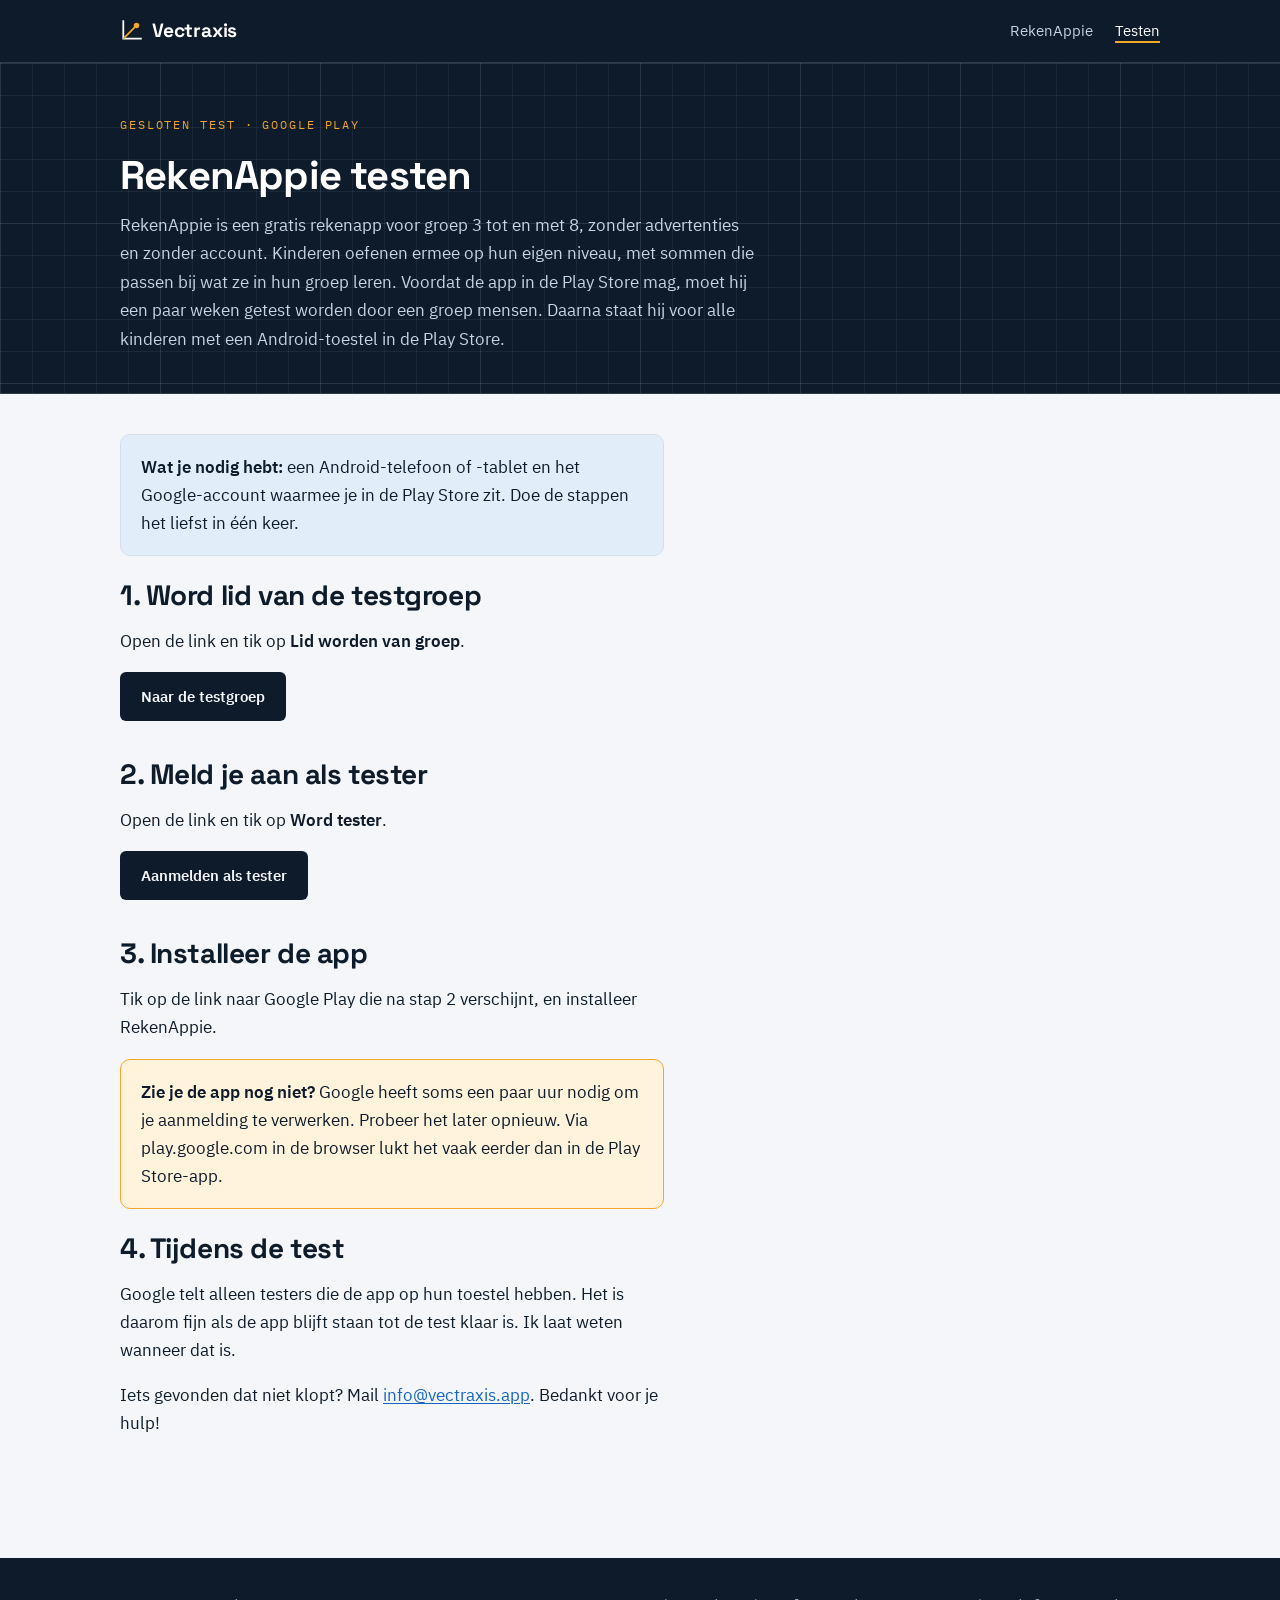
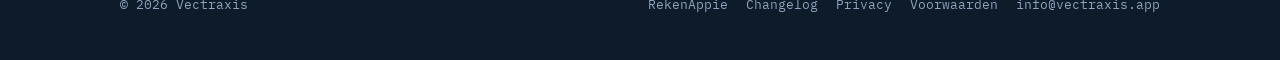
<file: rekenappie/testen.html>
<!DOCTYPE html>
<html lang="nl">
<head>
<meta charset="UTF-8">
<meta name="viewport" content="width=device-width, initial-scale=1.0">
<title>RekenAppie testen</title>
<meta name="description" content="Help RekenAppie testen: in vier stappen word je tester van de gratis rekenapp voor groep 3 t/m 8 op Android.">
<link rel="icon" href="/img/rekenappie-icon.png" sizes="any">
<link rel="stylesheet" href="/style.css">
</head>
<body class="t-rekenappie">

<header class="topbar">
  <div class="topbar__inner">
    <a class="wordmark" href="/">
      <svg class="mark" viewBox="0 0 20 20" fill="none" aria-hidden="true">
        <path d="M3 1v16h16" stroke="currentColor" stroke-width="1.6" stroke-linecap="square"/>
        <path d="M3.6 16.4 14.6 5.4" stroke="currentColor" stroke-width="1.6" stroke-linecap="round"/>
        <circle cx="15" cy="5" r="2.5" fill="currentColor"/>
      </svg>
      Vectraxis
    </a>
    <nav class="topnav" aria-label="Hoofdmenu">
      <a href="/rekenappie/">RekenAppie</a>
      <a href="/rekenappie/testen" aria-current="page">Testen</a>
    </nav>
  </div>
</header>

<header class="doc-head">
  <div class="doc-head__inner">
    <p class="eyebrow">Gesloten test · Google Play</p>
    <h1>RekenAppie testen</h1>
    <p class="lead">RekenAppie is een gratis rekenapp voor groep 3 tot en met 8,
    zonder advertenties en zonder account. Kinderen oefenen ermee op hun eigen
    niveau, met sommen die passen bij wat ze in hun groep leren. Voordat de app
    in de Play Store mag, moet hij een paar weken getest worden door een groep
    mensen. Daarna staat hij voor alle kinderen met een Android-toestel in de
    Play Store.</p>
  </div>
</header>

<main>
  <section class="section page" style="padding-top: 40px;">
    <div class="prose">
      <div class="note">
        <p><strong>Wat je nodig hebt:</strong> een Android-telefoon of -tablet
        en het Google-account waarmee je in de Play Store zit. Doe de stappen
        het liefst in één keer.</p>
      </div>

      <h2>1. Word lid van de testgroep</h2>
      <p>Open de link en tik op <strong>Lid worden van groep</strong>.</p>
      <div class="actions" style="margin-bottom: 36px;">
        <a class="btn btn--primary" href="https://groups.google.com/g/rekenappie-testgroep">Naar de testgroep</a>
      </div>

      <h2>2. Meld je aan als tester</h2>
      <p>Open de link en tik op <strong>Word tester</strong>.</p>
      <div class="actions" style="margin-bottom: 36px;">
        <a class="btn btn--primary" href="https://play.google.com/apps/testing/app.vectraxis.rekenappie">Aanmelden als tester</a>
      </div>

      <h2>3. Installeer de app</h2>
      <p>Tik op de link naar Google Play die na stap 2 verschijnt, en
      installeer RekenAppie.</p>
      <div class="note note--accent">
        <p><strong>Zie je de app nog niet?</strong> Google heeft soms een paar
        uur nodig om je aanmelding te verwerken. Probeer het later opnieuw. Via
        play.google.com in de browser lukt het vaak eerder dan in de Play
        Store-app.</p>
      </div>

      <h2>4. Tijdens de test</h2>
      <p>Google telt alleen testers die de app op hun toestel hebben. Het is
      daarom fijn als de app blijft staan tot de test klaar is. Ik laat weten
      wanneer dat is.</p>

      <p>Iets gevonden dat niet klopt? Mail
      <a href="mailto:info@vectraxis.app">info@vectraxis.app</a>. Bedankt voor
      je hulp!</p>
    </div>
  </section>
</main>

<footer class="site-footer">
  <div class="site-footer__inner">
    <div>© 2026 Vectraxis</div>
    <nav aria-label="Voet">
      <a href="/rekenappie/">RekenAppie</a>
      <a href="/rekenappie/changelog">Changelog</a>
      <a href="/privacy">Privacy</a>
      <a href="/terms">Voorwaarden</a>
      <a href="mailto:info@vectraxis.app">info@vectraxis.app</a>
    </nav>
  </div>
</footer>

</body>
</html>
</file>
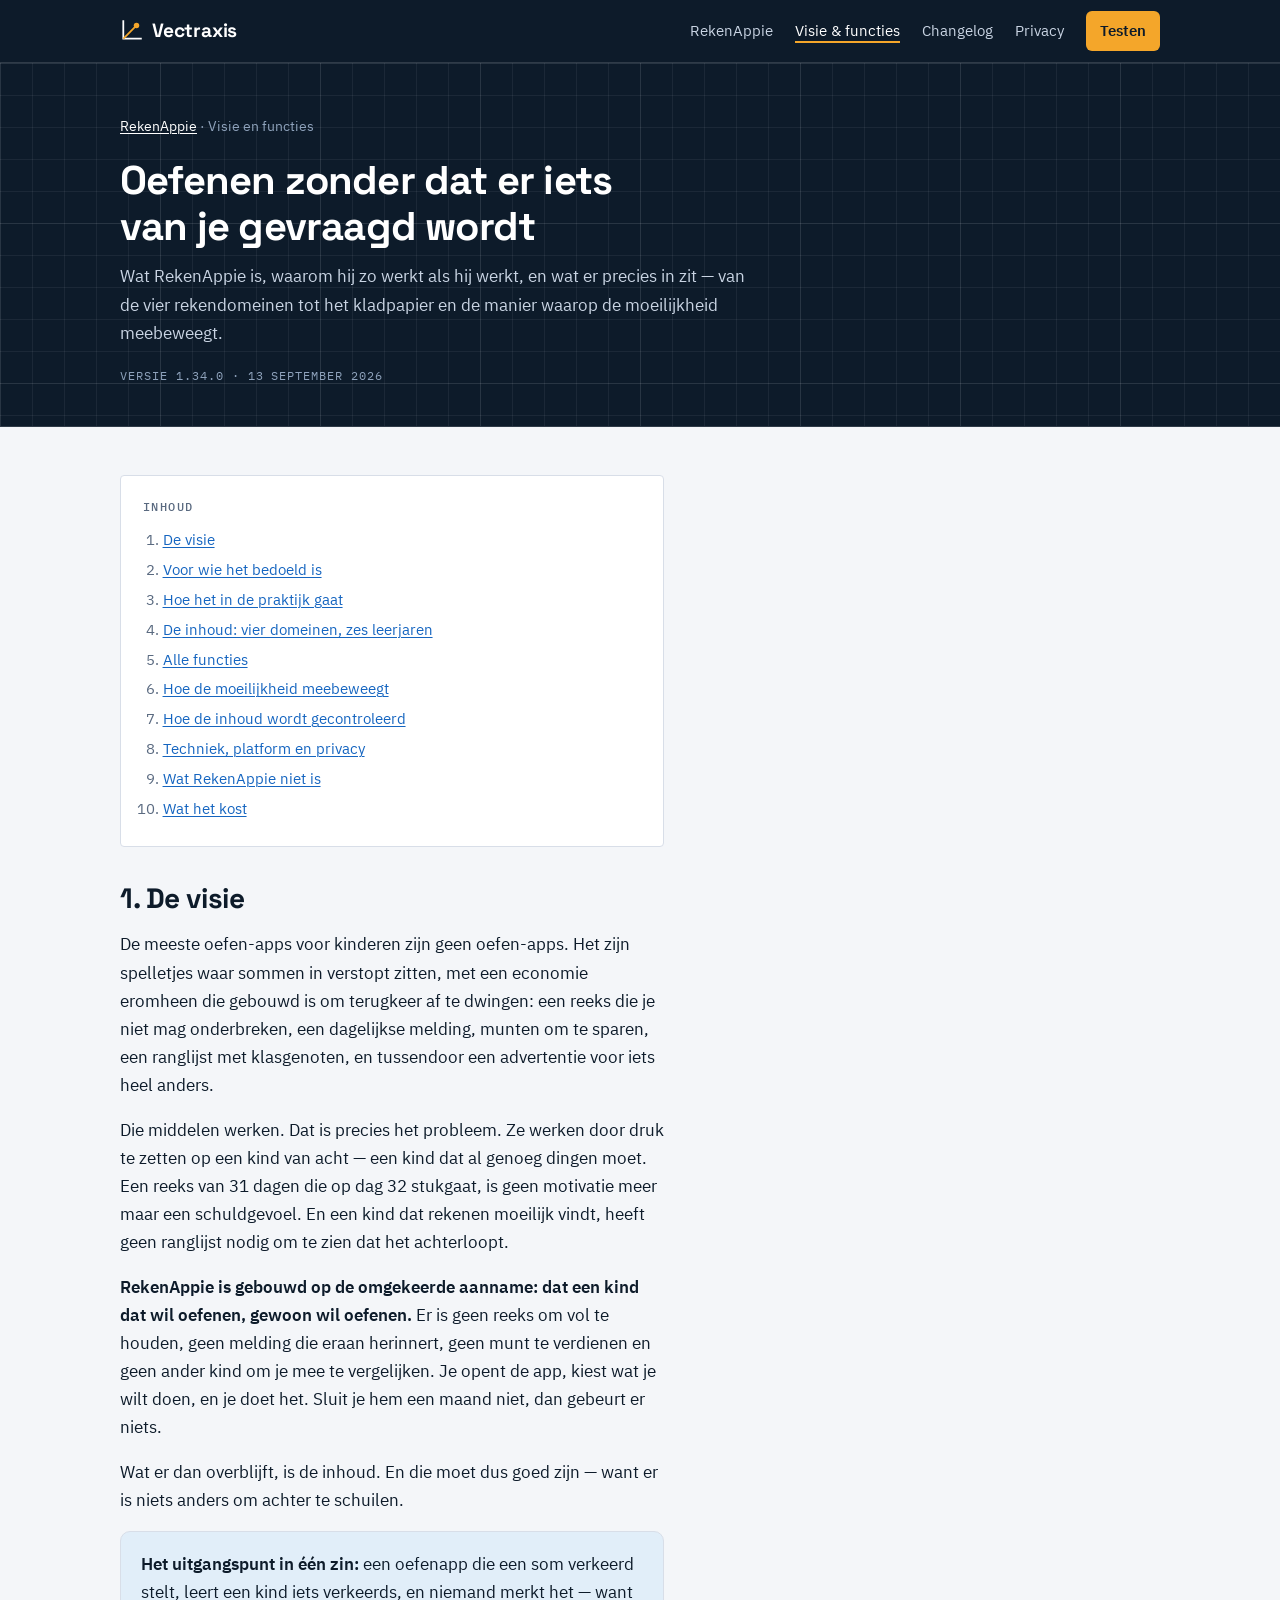
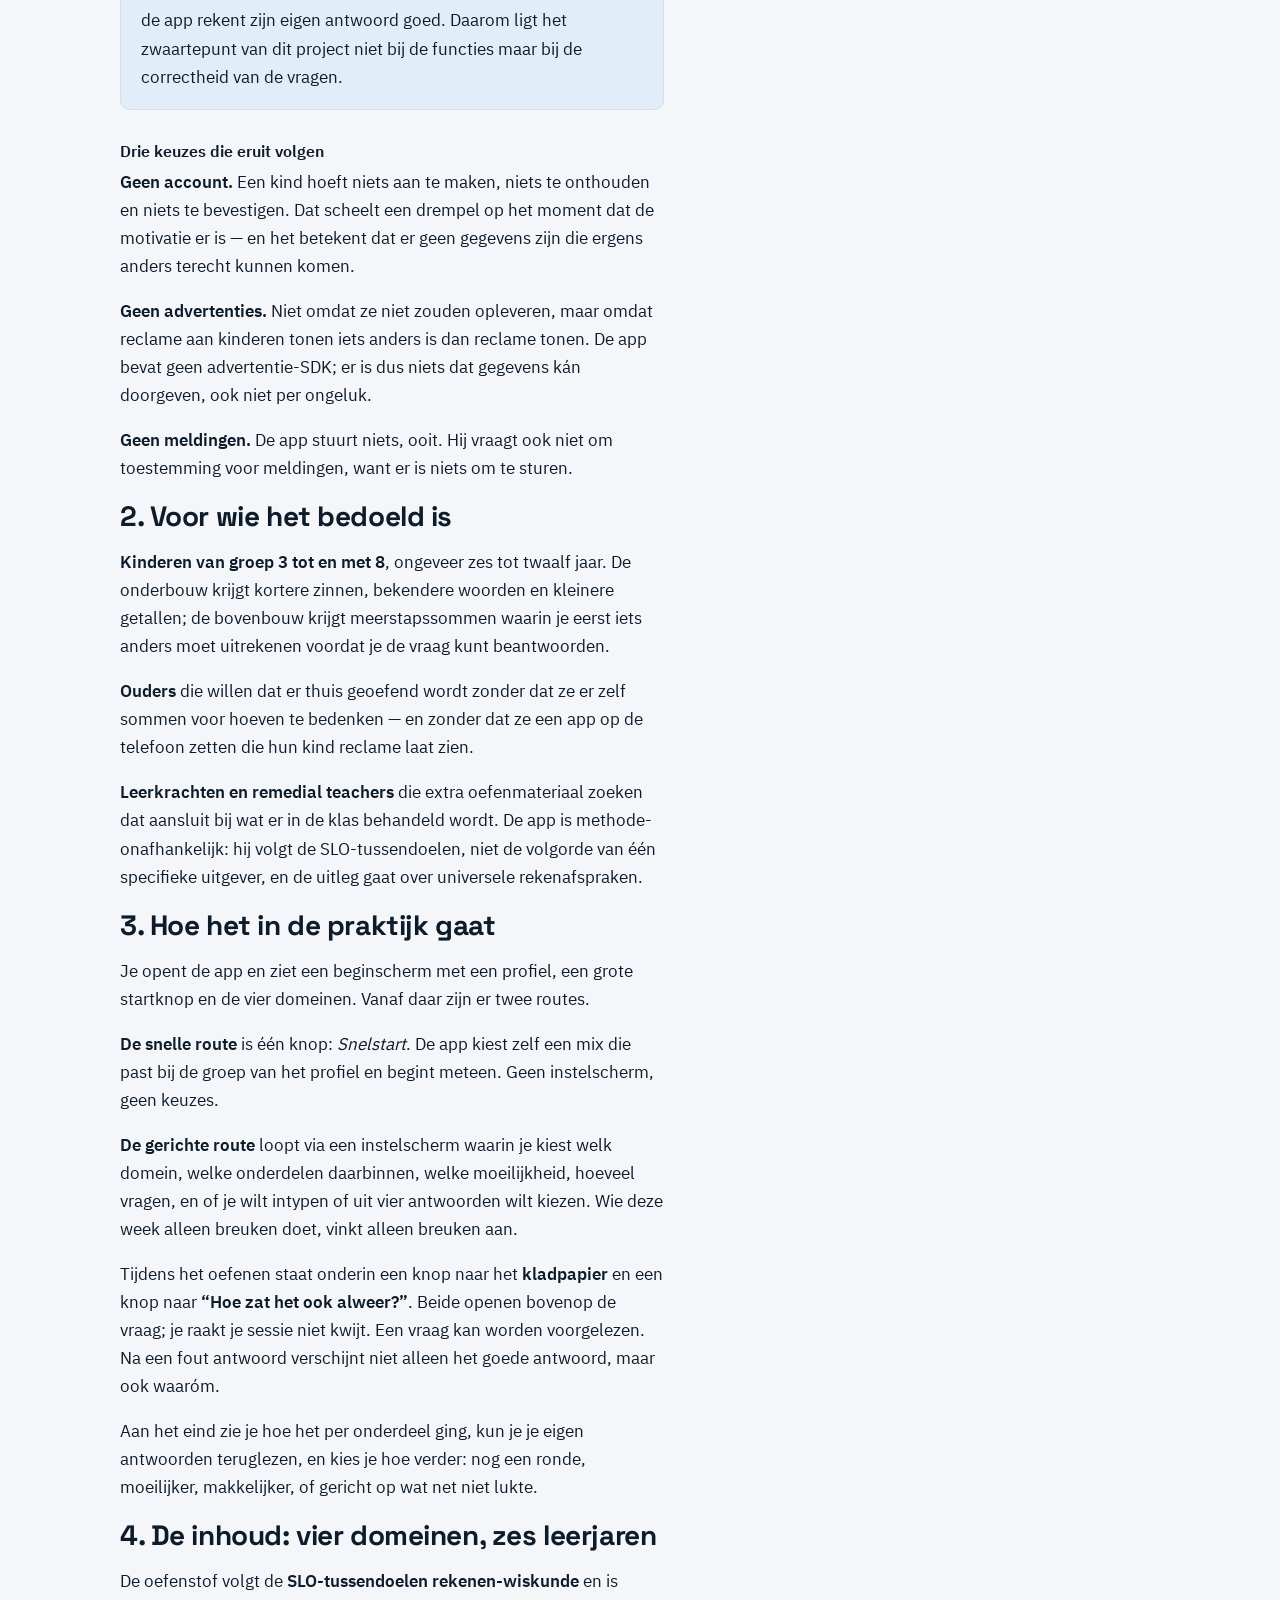
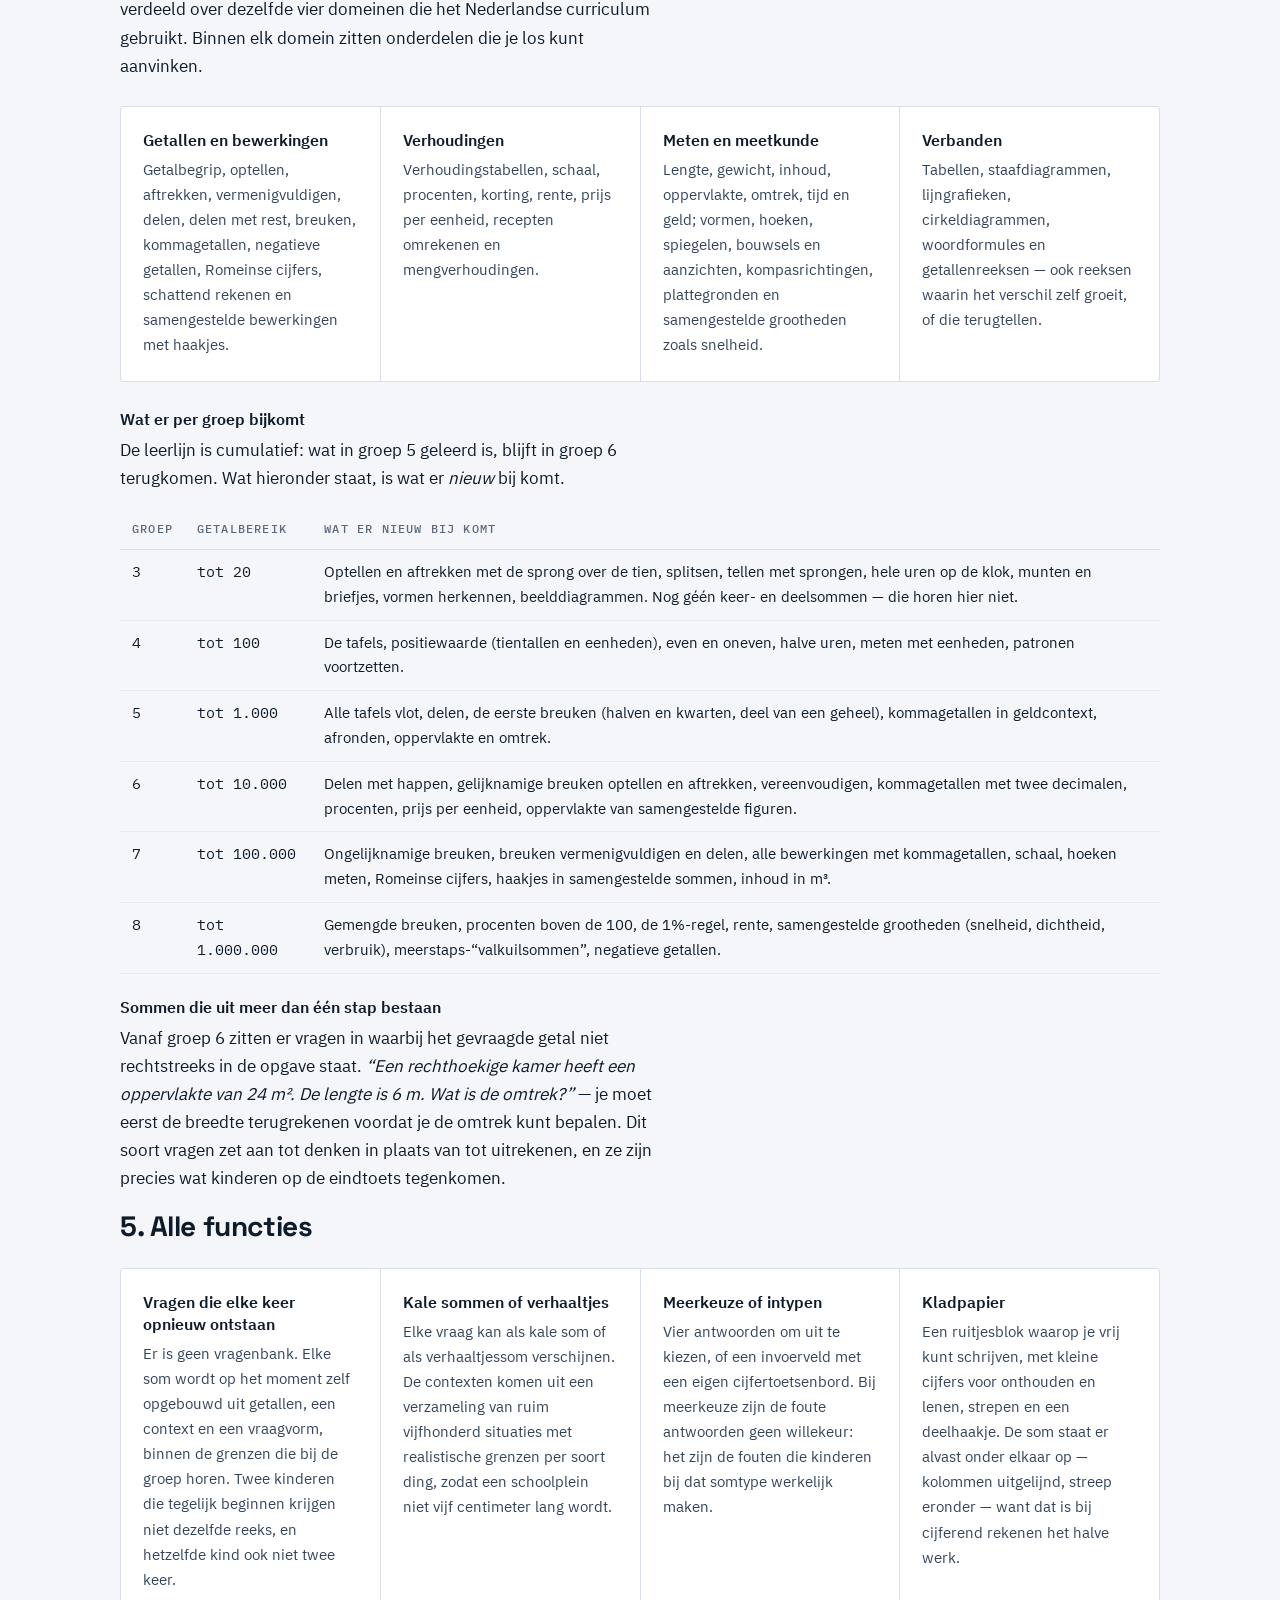
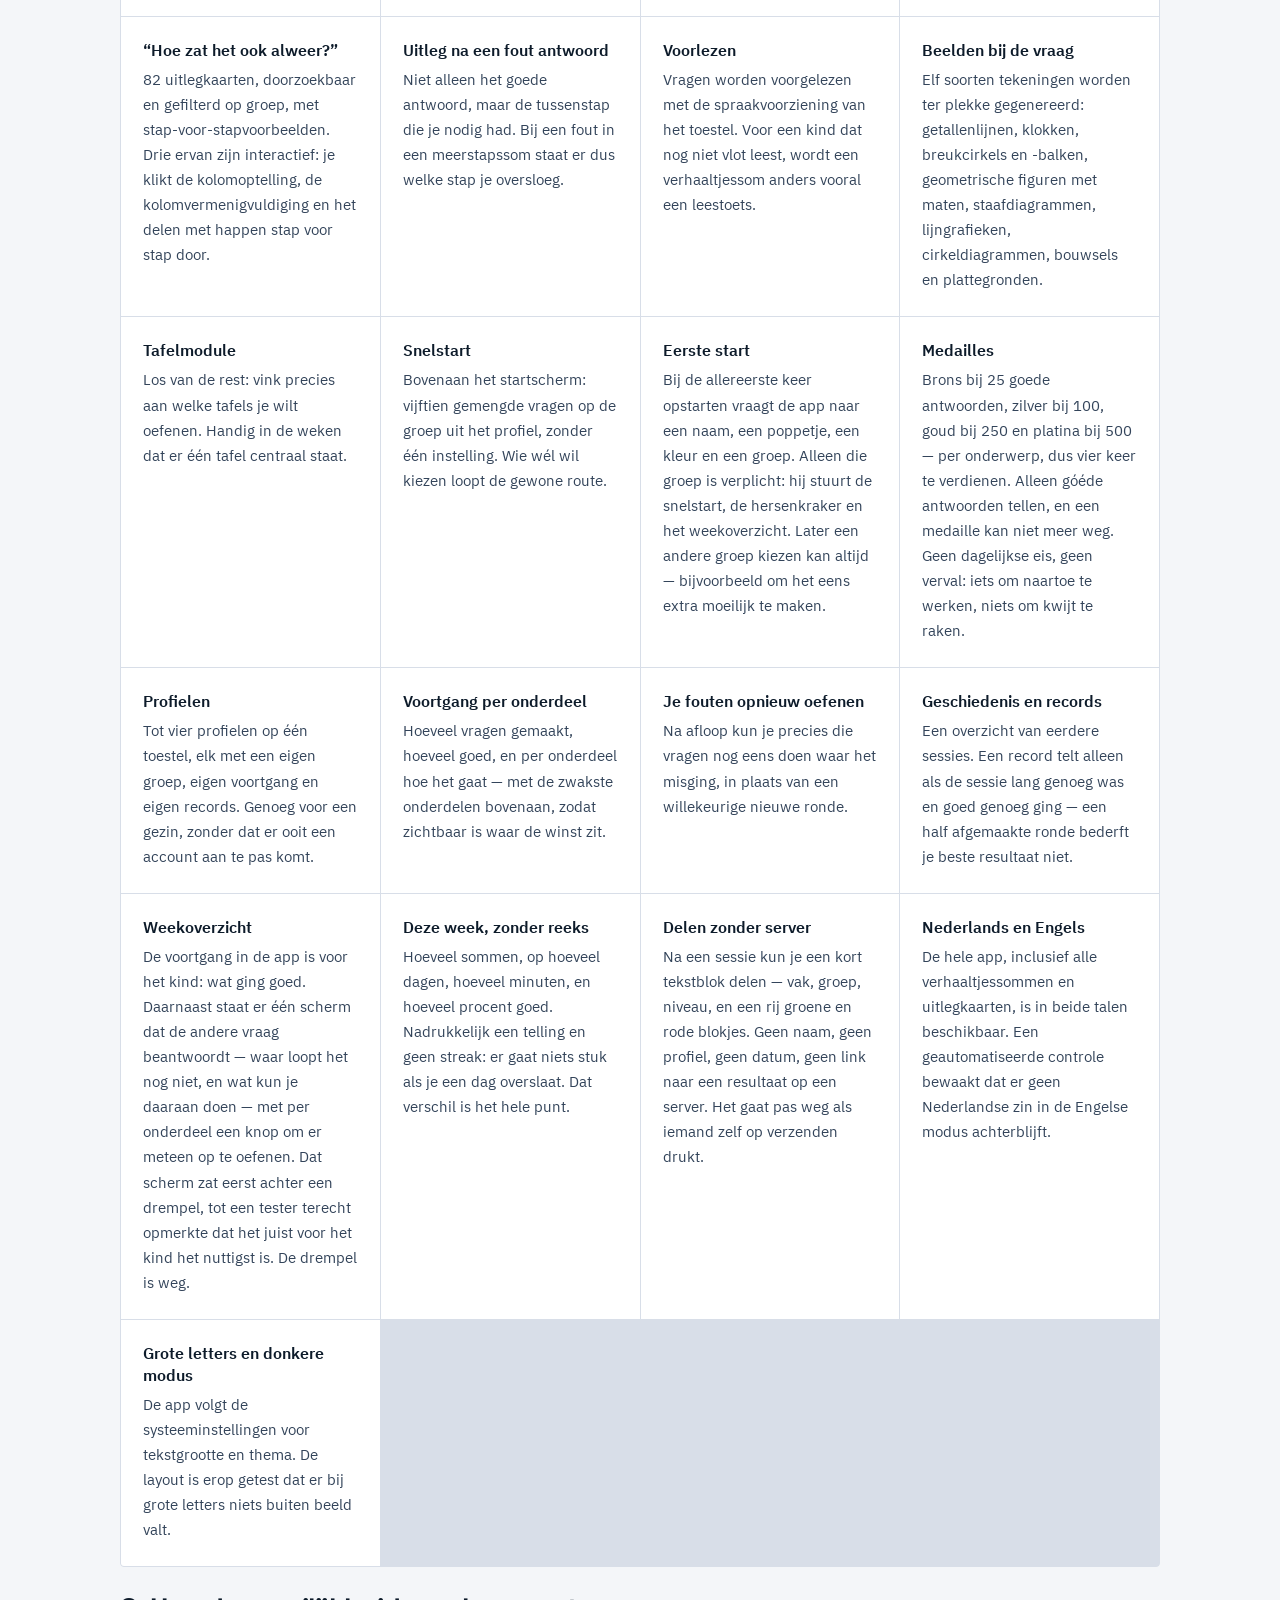
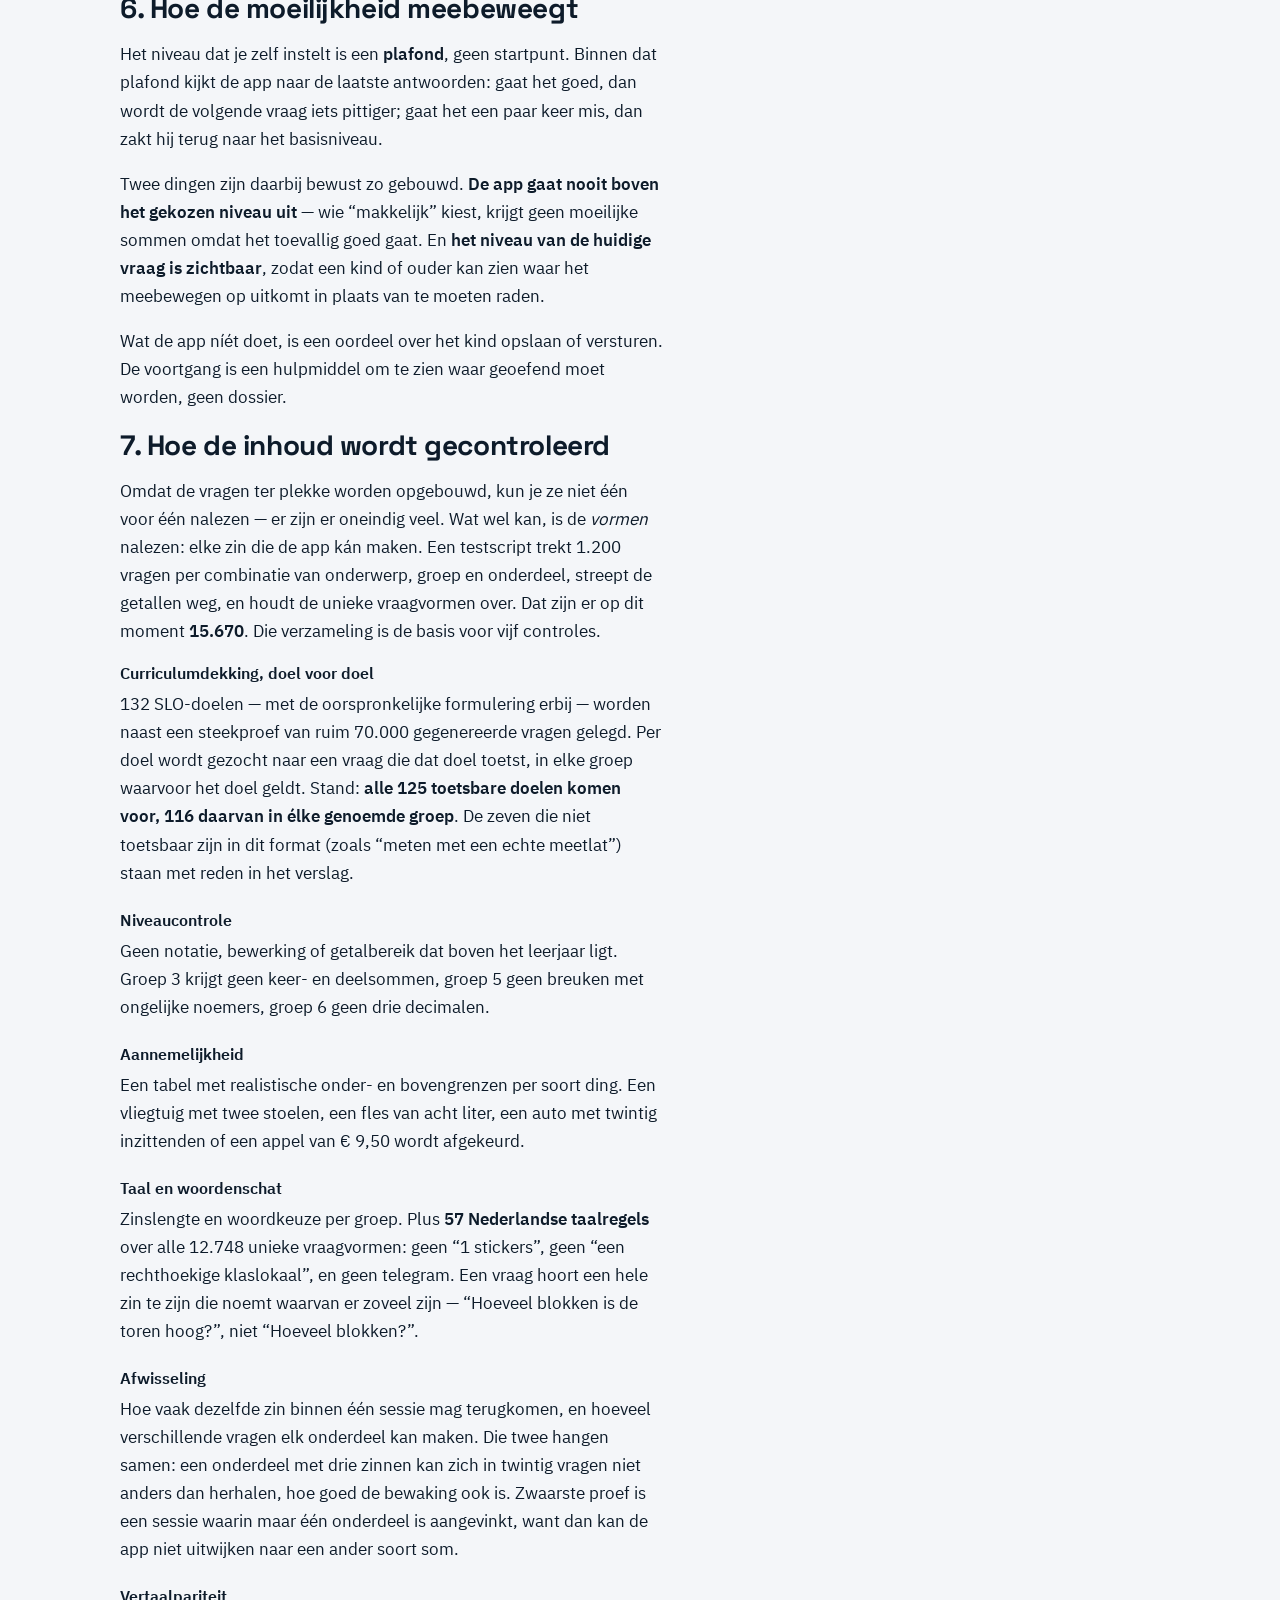
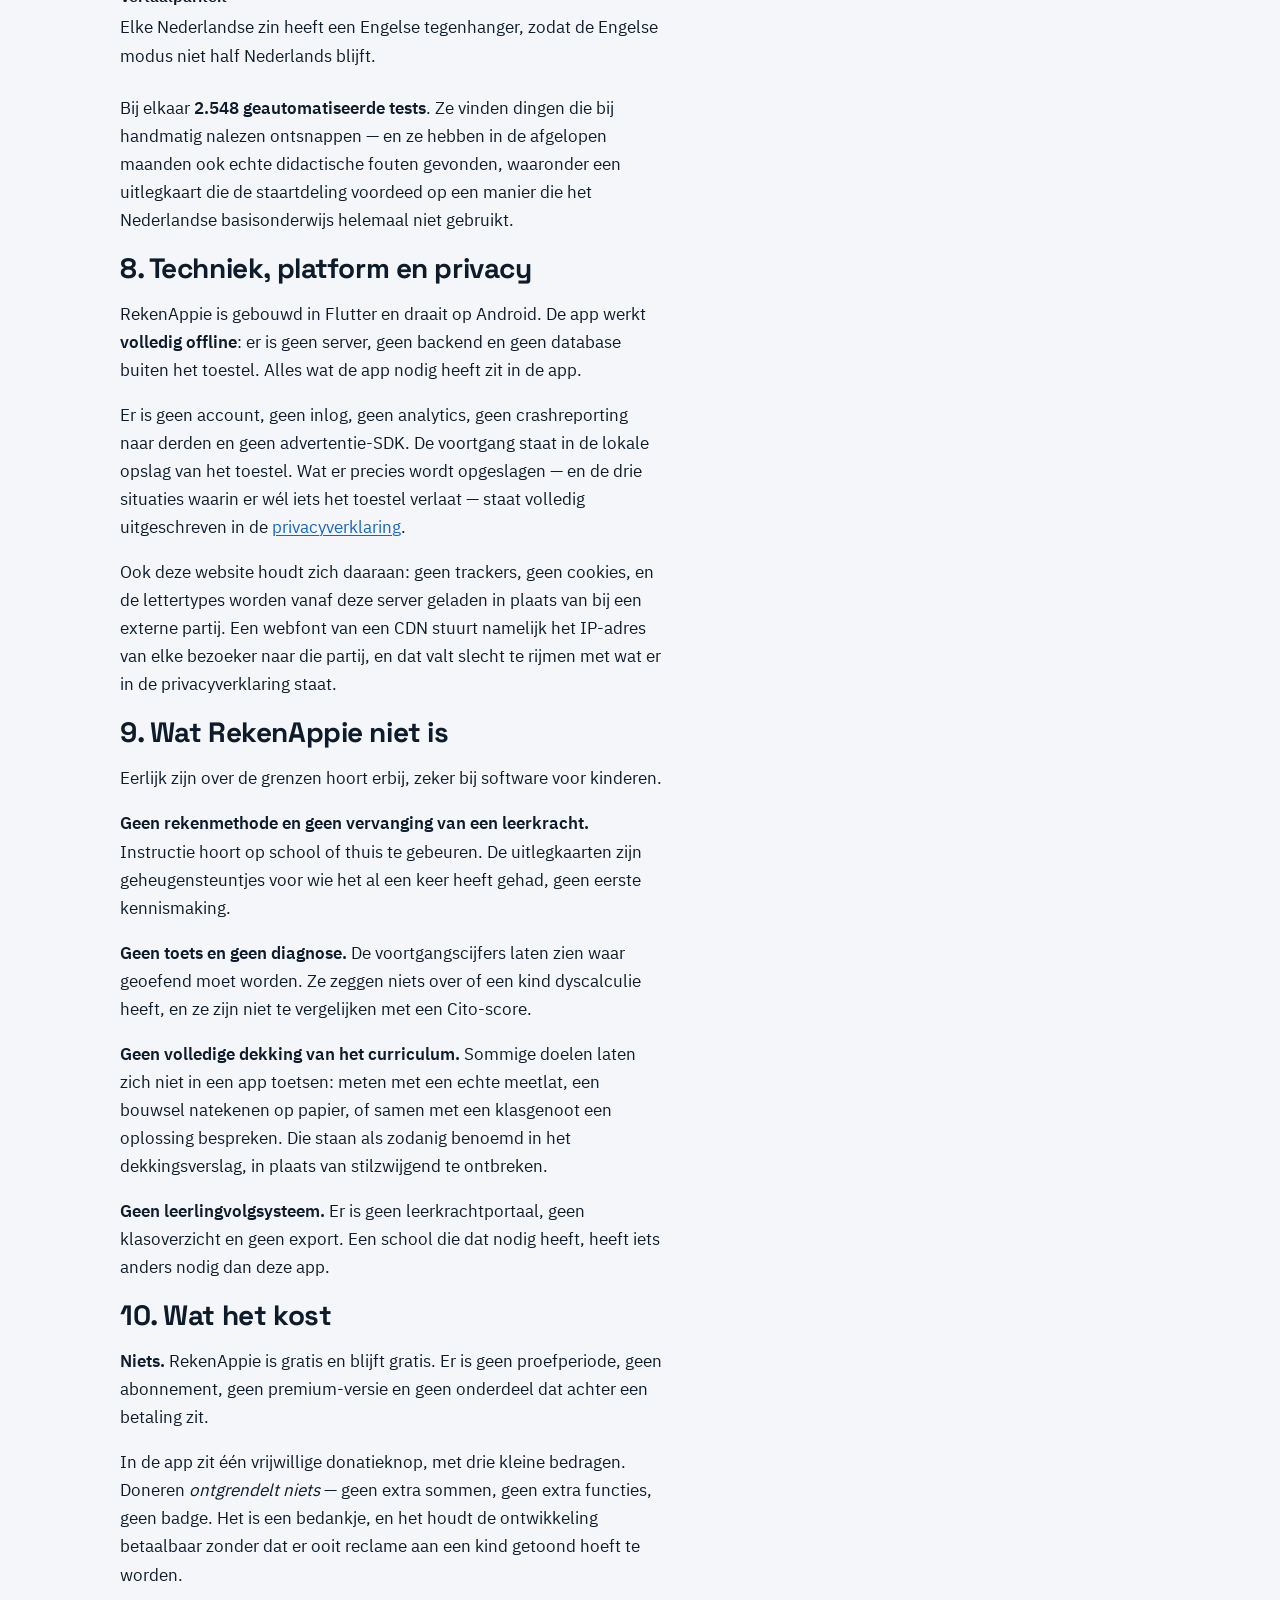
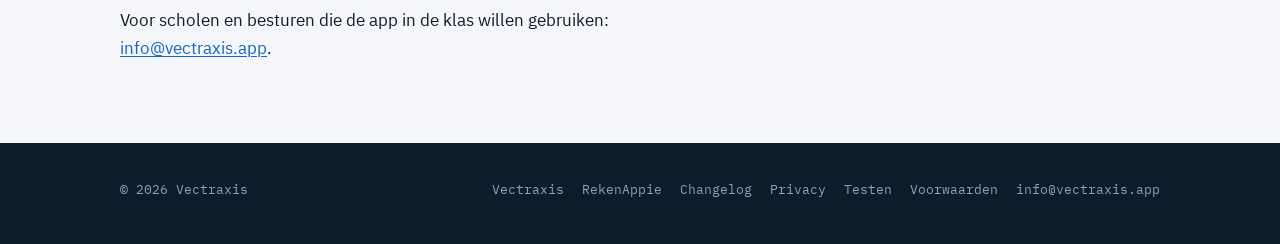
<file: rekenappie/visie.html>
<!DOCTYPE html>
<html lang="nl">
<head>
<meta charset="UTF-8">
<meta name="viewport" content="width=device-width, initial-scale=1.0">
<title>RekenAppie — visie en functies</title>
<meta name="description" content="Waarom RekenAppie bestaat, voor wie hij bedoeld is, en een volledige beschrijving van alle functies: de vier rekendomeinen, het kladpapier, de uitlegkaarten en de manier waarop de moeilijkheid meebeweegt.">
<link rel="icon" href="/img/rekenappie-icon.png" sizes="any">
<link rel="stylesheet" href="/style.css">
</head>
<body class="t-rekenappie">

<header class="topbar">
  <div class="topbar__inner">
    <a class="wordmark" href="/">
      <svg class="mark" viewBox="0 0 20 20" fill="none" aria-hidden="true">
        <path d="M3 1v16h16" stroke="currentColor" stroke-width="1.6" stroke-linecap="square"/>
        <path d="M3.6 16.4 14.6 5.4" stroke="currentColor" stroke-width="1.6" stroke-linecap="round"/>
        <circle cx="15" cy="5" r="2.5" fill="currentColor"/>
      </svg>
      Vectraxis
    </a>
    <nav class="topnav">
      <a href="/rekenappie/">RekenAppie</a>
      <a href="/rekenappie/visie" aria-current="page">Visie &amp; functies</a>
      <a href="/rekenappie/changelog">Changelog</a>
      <a href="/privacy">Privacy</a>
      <a class="topnav__cta" href="/rekenappie/testen">Testen</a>
    </nav>
  </div>
</header>

<section class="doc-head">
  <div class="doc-head__inner">
    <p class="crumb"><a href="/rekenappie/">RekenAppie</a> · Visie en functies</p>
    <h1>Oefenen zonder dat er iets van je gevraagd wordt</h1>
    <p class="lead">Wat RekenAppie is, waarom hij zo werkt als hij werkt, en
    wat er precies in zit — van de vier rekendomeinen tot het kladpapier en de
    manier waarop de moeilijkheid meebeweegt.</p>
    <p class="meta">Versie 1.34.0 · 13 september 2026</p>
  </div>
</section>

<main class="doc page">

  <div class="toc prose">
    <h4 style="margin-bottom:12px;">Inhoud</h4>
    <ol>
      <li><a href="#visie">De visie</a></li>
      <li><a href="#voorwie">Voor wie het bedoeld is</a></li>
      <li><a href="#praktijk">Hoe het in de praktijk gaat</a></li>
      <li><a href="#inhoud">De inhoud: vier domeinen, zes leerjaren</a></li>
      <li><a href="#functies">Alle functies</a></li>
      <li><a href="#adaptief">Hoe de moeilijkheid meebeweegt</a></li>
      <li><a href="#kwaliteit">Hoe de inhoud wordt gecontroleerd</a></li>
      <li><a href="#techniek">Techniek, platform en privacy</a></li>
      <li><a href="#grenzen">Wat RekenAppie niet is</a></li>
      <li><a href="#kosten">Wat het kost</a></li>
    </ol>
  </div>

  <!-- ==================================================================== -->
  <section id="visie">
    <div class="prose">
      <h2>1. De visie</h2>
      <p>De meeste oefen-apps voor kinderen zijn geen oefen-apps. Het zijn
      spelletjes waar sommen in verstopt zitten, met een economie eromheen die
      gebouwd is om terugkeer af te dwingen: een reeks die je niet mag
      onderbreken, een dagelijkse melding, munten om te sparen, een ranglijst
      met klasgenoten, en tussendoor een advertentie voor iets heel anders.</p>

      <p>Die middelen werken. Dat is precies het probleem. Ze werken door druk
      te zetten op een kind van acht — een kind dat al genoeg dingen moet.
      Een reeks van 31 dagen die op dag 32 stukgaat, is geen motivatie meer maar
      een schuldgevoel. En een kind dat rekenen moeilijk vindt, heeft geen
      ranglijst nodig om te zien dat het achterloopt.</p>

      <p><strong>RekenAppie is gebouwd op de omgekeerde aanname: dat een kind dat
      wil oefenen, gewoon wil oefenen.</strong> Er is geen reeks om vol te
      houden, geen melding die eraan herinnert, geen munt te verdienen en geen
      ander kind om je mee te vergelijken. Je opent de app, kiest wat je wilt
      doen, en je doet het. Sluit je hem een maand niet, dan gebeurt er niets.</p>

      <p>Wat er dan overblijft, is de inhoud. En die moet dus goed zijn — want
      er is niets anders om achter te schuilen.</p>

      <div class="note">
        <p><strong>Het uitgangspunt in één zin:</strong> een oefenapp die een som
        verkeerd stelt, leert een kind iets verkeerds, en niemand merkt het —
        want de app rekent zijn eigen antwoord goed. Daarom ligt het zwaartepunt
        van dit project niet bij de functies maar bij de correctheid van de
        vragen.</p>
      </div>

      <h3 style="margin-top:30px;">Drie keuzes die eruit volgen</h3>
      <p><strong>Geen account.</strong> Een kind hoeft niets aan te maken, niets
      te onthouden en niets te bevestigen. Dat scheelt een drempel op het moment
      dat de motivatie er is — en het betekent dat er geen gegevens zijn die
      ergens anders terecht kunnen komen.</p>

      <p><strong>Geen advertenties.</strong> Niet omdat ze niet zouden opleveren,
      maar omdat reclame aan kinderen tonen iets anders is dan reclame tonen. De
      app bevat geen advertentie-SDK; er is dus niets dat gegevens kán
      doorgeven, ook niet per ongeluk.</p>

      <p><strong>Geen meldingen.</strong> De app stuurt niets, ooit. Hij vraagt
      ook niet om toestemming voor meldingen, want er is niets om te sturen.</p>
    </div>
  </section>

  <!-- ==================================================================== -->
  <section id="voorwie">
    <div class="prose">
      <h2>2. Voor wie het bedoeld is</h2>
      <p><strong>Kinderen van groep 3 tot en met 8</strong>, ongeveer zes tot
      twaalf jaar. De onderbouw krijgt kortere zinnen, bekendere woorden en
      kleinere getallen; de bovenbouw krijgt meerstapssommen waarin je eerst iets
      anders moet uitrekenen voordat je de vraag kunt beantwoorden.</p>

      <p><strong>Ouders</strong> die willen dat er thuis geoefend wordt zonder
      dat ze er zelf sommen voor hoeven te bedenken — en zonder dat ze een app
      op de telefoon zetten die hun kind reclame laat zien.</p>

      <p><strong>Leerkrachten en remedial teachers</strong> die extra
      oefenmateriaal zoeken dat aansluit bij wat er in de klas behandeld wordt.
      De app is methode-onafhankelijk: hij volgt de SLO-tussendoelen, niet de
      volgorde van één specifieke uitgever, en de uitleg gaat over universele
      rekenafspraken.</p>
    </div>
  </section>

  <!-- ==================================================================== -->
  <section id="praktijk">
    <div class="prose">
      <h2>3. Hoe het in de praktijk gaat</h2>
      <p>Je opent de app en ziet een beginscherm met een profiel, een grote
      startknop en de vier domeinen. Vanaf daar zijn er twee routes.</p>

      <p><strong>De snelle route</strong> is één knop: <em>Snelstart</em>. De app
      kiest zelf een mix die past bij de groep van het profiel en begint meteen.
      Geen instelscherm, geen keuzes.</p>

      <p><strong>De gerichte route</strong> loopt via een instelscherm waarin je
      kiest welk domein, welke onderdelen daarbinnen, welke moeilijkheid, hoeveel
      vragen, en of je wilt intypen of uit vier antwoorden wilt kiezen. Wie deze
      week alleen breuken doet, vinkt alleen breuken aan.</p>

      <p>Tijdens het oefenen staat onderin een knop naar het
      <strong>kladpapier</strong> en een knop naar <strong>“Hoe zat het ook
      alweer?”</strong>. Beide openen bovenop de vraag; je raakt je sessie niet
      kwijt. Een vraag kan worden voorgelezen. Na een fout antwoord verschijnt
      niet alleen het goede antwoord, maar ook waaróm.</p>

      <p>Aan het eind zie je hoe het per onderdeel ging, kun je je eigen
      antwoorden teruglezen, en kies je hoe verder: nog een ronde, moeilijker,
      makkelijker, of gericht op wat net niet lukte.</p>
    </div>
  </section>

  <!-- ==================================================================== -->
  <section id="inhoud">
    <div class="prose">
      <h2>4. De inhoud: vier domeinen, zes leerjaren</h2>
      <p>De oefenstof volgt de <strong>SLO-tussendoelen rekenen-wiskunde</strong>
      en is verdeeld over dezelfde vier domeinen die het Nederlandse curriculum
      gebruikt. Binnen elk domein zitten onderdelen die je los kunt aanvinken.</p>
    </div>

    <div class="grid" style="margin: 26px 0;">
      <div>
        <h3>Getallen en bewerkingen</h3>
        <p>Getalbegrip, optellen, aftrekken, vermenigvuldigen, delen, delen met
        rest, breuken, kommagetallen, negatieve getallen, Romeinse cijfers,
        schattend rekenen en samengestelde bewerkingen met haakjes.</p>
      </div>
      <div>
        <h3>Verhoudingen</h3>
        <p>Verhoudingstabellen, schaal, procenten, korting, rente, prijs per
        eenheid, recepten omrekenen en mengverhoudingen.</p>
      </div>
      <div>
        <h3>Meten en meetkunde</h3>
        <p>Lengte, gewicht, inhoud, oppervlakte, omtrek, tijd en geld;
        vormen, hoeken, spiegelen, bouwsels en aanzichten, kompasrichtingen,
        plattegronden en samengestelde grootheden zoals snelheid.</p>
      </div>
      <div>
        <h3>Verbanden</h3>
        <p>Tabellen, staafdiagrammen, lijngrafieken, cirkeldiagrammen,
        woordformules en getallenreeksen — ook reeksen waarin het verschil zelf
        groeit, of die terugtellen.</p>
      </div>
    </div>

    <div class="prose">
      <h3>Wat er per groep bijkomt</h3>
      <p>De leerlijn is cumulatief: wat in groep 5 geleerd is, blijft in groep 6
      terugkomen. Wat hieronder staat, is wat er <em>nieuw</em> bij komt.</p>
    </div>

    <div class="table-scroll">
      <table>
        <thead>
          <tr><th>Groep</th><th>Getalbereik</th><th>Wat er nieuw bij komt</th></tr>
        </thead>
        <tbody>
          <tr>
            <td class="num">3</td><td class="num">tot 20</td>
            <td>Optellen en aftrekken met de sprong over de tien, splitsen,
            tellen met sprongen, hele uren op de klok, munten en briefjes,
            vormen herkennen, beelddiagrammen. Nog géén keer- en deelsommen —
            die horen hier niet.</td>
          </tr>
          <tr>
            <td class="num">4</td><td class="num">tot 100</td>
            <td>De tafels, positiewaarde (tientallen en eenheden), even en
            oneven, halve uren, meten met eenheden, patronen voortzetten.</td>
          </tr>
          <tr>
            <td class="num">5</td><td class="num">tot 1.000</td>
            <td>Alle tafels vlot, delen, de eerste breuken (halven en kwarten,
            deel van een geheel), kommagetallen in geldcontext, afronden,
            oppervlakte en omtrek.</td>
          </tr>
          <tr>
            <td class="num">6</td><td class="num">tot 10.000</td>
            <td>Delen met happen, gelijknamige breuken optellen en aftrekken,
            vereenvoudigen, kommagetallen met twee decimalen, procenten,
            prijs per eenheid, oppervlakte van samengestelde figuren.</td>
          </tr>
          <tr>
            <td class="num">7</td><td class="num">tot 100.000</td>
            <td>Ongelijknamige breuken, breuken vermenigvuldigen en delen, alle
            bewerkingen met kommagetallen, schaal, hoeken meten, Romeinse
            cijfers, haakjes in samengestelde sommen, inhoud in m³.</td>
          </tr>
          <tr>
            <td class="num">8</td><td class="num">tot 1.000.000</td>
            <td>Gemengde breuken, procenten boven de 100, de 1%-regel,
            rente, samengestelde grootheden (snelheid, dichtheid, verbruik),
            meerstaps-“valkuilsommen”, negatieve getallen.</td>
          </tr>
        </tbody>
      </table>
    </div>

    <div class="prose">
      <h3>Sommen die uit meer dan één stap bestaan</h3>
      <p>Vanaf groep 6 zitten er vragen in waarbij het gevraagde getal niet
      rechtstreeks in de opgave staat. <em>“Een rechthoekige kamer heeft een
      oppervlakte van 24 m². De lengte is 6 m. Wat is de omtrek?”</em> — je moet
      eerst de breedte terugrekenen voordat je de omtrek kunt bepalen. Dit soort
      vragen zet aan tot denken in plaats van tot uitrekenen, en ze zijn precies
      wat kinderen op de eindtoets tegenkomen.</p>
    </div>
  </section>

  <!-- ==================================================================== -->
  <section id="functies">
    <div class="prose">
      <h2>5. Alle functies</h2>
    </div>

    <div class="grid" style="margin: 24px 0;">
      <div>
        <h3>Vragen die elke keer opnieuw ontstaan</h3>
        <p>Er is geen vragenbank. Elke som wordt op het moment zelf opgebouwd
        uit getallen, een context en een vraagvorm, binnen de grenzen die bij de
        groep horen. Twee kinderen die tegelijk beginnen krijgen niet dezelfde
        reeks, en hetzelfde kind ook niet twee keer.</p>
      </div>
      <div>
        <h3>Kale sommen of verhaaltjes</h3>
        <p>Elke vraag kan als kale som of als verhaaltjessom verschijnen. De
        contexten komen uit een verzameling van ruim vijfhonderd situaties met
        realistische grenzen per soort ding, zodat een schoolplein niet vijf
        centimeter lang wordt.</p>
      </div>
      <div>
        <h3>Meerkeuze of intypen</h3>
        <p>Vier antwoorden om uit te kiezen, of een invoerveld met een eigen
        cijfertoetsenbord. Bij meerkeuze zijn de foute antwoorden geen willekeur:
        het zijn de fouten die kinderen bij dat somtype werkelijk maken.</p>
      </div>
      <div>
        <h3>Kladpapier</h3>
        <p>Een ruitjesblok waarop je vrij kunt schrijven, met kleine cijfers voor
        onthouden en lenen, strepen en een deelhaakje. De som staat er alvast
        onder elkaar op — kolommen uitgelijnd, streep eronder — want dat is bij
        cijferend rekenen het halve werk.</p>
      </div>
      <div>
        <h3>“Hoe zat het ook alweer?”</h3>
        <p>82 uitlegkaarten, doorzoekbaar en gefilterd op groep, met
        stap-voor-stapvoorbeelden. Drie ervan zijn interactief: je klikt de
        kolomoptelling, de kolomvermenigvuldiging en het delen met happen stap
        voor stap door.</p>
      </div>
      <div>
        <h3>Uitleg na een fout antwoord</h3>
        <p>Niet alleen het goede antwoord, maar de tussenstap die je nodig had.
        Bij een fout in een meerstapssom staat er dus welke stap je oversloeg.</p>
      </div>
      <div>
        <h3>Voorlezen</h3>
        <p>Vragen worden voorgelezen met de spraakvoorziening van het toestel.
        Voor een kind dat nog niet vlot leest, wordt een verhaaltjessom anders
        vooral een leestoets.</p>
      </div>
      <div>
        <h3>Beelden bij de vraag</h3>
        <p>Elf soorten tekeningen worden ter plekke gegenereerd: getallenlijnen,
        klokken, breukcirkels en -balken, geometrische figuren met maten,
        staafdiagrammen, lijngrafieken, cirkeldiagrammen, bouwsels en
        plattegronden.</p>
      </div>
      <div>
        <h3>Tafelmodule</h3>
        <p>Los van de rest: vink precies aan welke tafels je wilt oefenen.
        Handig in de weken dat er één tafel centraal staat.</p>
      </div>
      <div>
        <h3>Snelstart</h3>
        <p>Bovenaan het startscherm: vijftien gemengde vragen op de groep uit
        het profiel, zonder één instelling. Wie wél wil kiezen loopt de gewone
        route.</p>
      </div>
      <div>
        <h3>Eerste start</h3>
        <p>Bij de allereerste keer opstarten vraagt de app naar een naam, een
        poppetje, een kleur en een groep. Alleen die groep is verplicht: hij
        stuurt de snelstart, de hersenkraker en het weekoverzicht. Later een
        andere groep kiezen kan altijd — bijvoorbeeld om het eens extra
        moeilijk te maken.</p>
      </div>
      <div>
        <h3>Medailles</h3>
        <p>Brons bij 25 goede antwoorden, zilver bij 100, goud bij 250 en
        platina bij 500 — per onderwerp, dus vier keer te verdienen. Alleen
        góéde antwoorden tellen, en een medaille kan niet meer weg. Geen
        dagelijkse eis, geen verval: iets om naartoe te werken, niets om kwijt
        te raken.</p>
      </div>
      <div>
        <h3>Profielen</h3>
        <p>Tot vier profielen op één toestel, elk met een eigen groep, eigen
        voortgang en eigen records. Genoeg voor een gezin, zonder dat er ooit een
        account aan te pas komt.</p>
      </div>
      <div>
        <h3>Voortgang per onderdeel</h3>
        <p>Hoeveel vragen gemaakt, hoeveel goed, en per onderdeel hoe het gaat —
        met de zwakste onderdelen bovenaan, zodat zichtbaar is waar de winst zit.</p>
      </div>
      <div>
        <h3>Je fouten opnieuw oefenen</h3>
        <p>Na afloop kun je precies die vragen nog eens doen waar het misging,
        in plaats van een willekeurige nieuwe ronde.</p>
      </div>
      <div>
        <h3>Geschiedenis en records</h3>
        <p>Een overzicht van eerdere sessies. Een record telt alleen als de
        sessie lang genoeg was en goed genoeg ging — een half afgemaakte ronde
        bederft je beste resultaat niet.</p>
      </div>
      <div>
        <h3>Weekoverzicht</h3>
        <p>De voortgang in de app is voor het kind: wat ging goed. Daarnaast
        staat er één scherm dat de andere vraag beantwoordt — waar loopt het
        nog niet, en wat kun je daaraan doen — met per onderdeel een knop om
        er meteen op te oefenen. Dat scherm zat eerst achter een drempel, tot
        een tester terecht opmerkte dat het juist voor het kind het nuttigst
        is. De drempel is weg.</p>
      </div>
      <div>
        <h3>Deze week, zonder reeks</h3>
        <p>Hoeveel sommen, op hoeveel dagen, hoeveel minuten, en hoeveel
        procent goed. Nadrukkelijk een telling en geen streak: er gaat niets
        stuk als je een dag overslaat. Dat verschil is het hele punt.</p>
      </div>
      <div>
        <h3>Delen zonder server</h3>
        <p>Na een sessie kun je een kort tekstblok delen — vak, groep, niveau,
        en een rij groene en rode blokjes. Geen naam, geen profiel, geen datum,
        geen link naar een resultaat op een server. Het gaat pas weg als
        iemand zelf op verzenden drukt.</p>
      </div>
      <div>
        <h3>Nederlands en Engels</h3>
        <p>De hele app, inclusief alle verhaaltjessommen en uitlegkaarten, is in
        beide talen beschikbaar. Een geautomatiseerde controle bewaakt dat er
        geen Nederlandse zin in de Engelse modus achterblijft.</p>
      </div>
      <div>
        <h3>Grote letters en donkere modus</h3>
        <p>De app volgt de systeeminstellingen voor tekstgrootte en thema. De
        layout is erop getest dat er bij grote letters niets buiten beeld valt.</p>
      </div>
    </div>
  </section>

  <!-- ==================================================================== -->
  <section id="adaptief">
    <div class="prose">
      <h2>6. Hoe de moeilijkheid meebeweegt</h2>
      <p>Het niveau dat je zelf instelt is een <strong>plafond</strong>, geen
      startpunt. Binnen dat plafond kijkt de app naar de laatste antwoorden: gaat
      het goed, dan wordt de volgende vraag iets pittiger; gaat het een paar keer
      mis, dan zakt hij terug naar het basisniveau.</p>

      <p>Twee dingen zijn daarbij bewust zo gebouwd. <strong>De app gaat nooit
      boven het gekozen niveau uit</strong> — wie “makkelijk” kiest, krijgt geen
      moeilijke sommen omdat het toevallig goed gaat. En <strong>het niveau van
      de huidige vraag is zichtbaar</strong>, zodat een kind of ouder kan zien
      waar het meebewegen op uitkomt in plaats van te moeten raden.</p>

      <p>Wat de app níét doet, is een oordeel over het kind opslaan of
      versturen. De voortgang is een hulpmiddel om te zien waar geoefend moet
      worden, geen dossier.</p>
    </div>
  </section>

  <!-- ==================================================================== -->
  <section id="kwaliteit">
    <div class="prose">
      <h2>7. Hoe de inhoud wordt gecontroleerd</h2>
      <p>Omdat de vragen ter plekke worden opgebouwd, kun je ze niet één voor
      één nalezen — er zijn er oneindig veel. Wat wel kan, is de <em>vormen</em>
      nalezen: elke zin die de app kán maken. Een testscript trekt 1.200 vragen
      per combinatie van onderwerp, groep en onderdeel, streept de getallen weg,
      en houdt de unieke vraagvormen over. Dat zijn er op dit moment
      <strong>15.670</strong>. Die verzameling is de basis voor vijf controles.</p>
    </div>

    <div class="stack prose">
      <div>
        <h3>Curriculumdekking, doel voor doel</h3>
        <p>132 SLO-doelen — met de oorspronkelijke formulering erbij — worden
        naast een steekproef van ruim 70.000 gegenereerde vragen gelegd. Per doel
        wordt gezocht naar een vraag die dat doel toetst, in elke groep waarvoor
        het doel geldt. Stand: <strong>alle 125 toetsbare doelen komen voor, 116
        daarvan in élke genoemde groep</strong>. De zeven die niet toetsbaar zijn in dit
        format (zoals “meten met een echte meetlat”) staan met reden in het
        verslag.</p>
      </div>
      <div>
        <h3>Niveaucontrole</h3>
        <p>Geen notatie, bewerking of getalbereik dat boven het leerjaar ligt.
        Groep 3 krijgt geen keer- en deelsommen, groep 5 geen breuken met
        ongelijke noemers, groep 6 geen drie decimalen.</p>
      </div>
      <div>
        <h3>Aannemelijkheid</h3>
        <p>Een tabel met realistische onder- en bovengrenzen per soort ding. Een
        vliegtuig met twee stoelen, een fles van acht liter, een auto met twintig
        inzittenden of een appel van € 9,50 wordt afgekeurd.</p>
      </div>
      <div>
        <h3>Taal en woordenschat</h3>
        <p>Zinslengte en woordkeuze per groep. Plus <strong>57 Nederlandse
        taalregels</strong> over alle 12.748 unieke vraagvormen: geen “1 stickers”,
        geen “een rechthoekige klaslokaal”, en geen telegram. Een vraag hoort een
        hele zin te zijn die noemt waarvan er zoveel zijn — “Hoeveel blokken is
        de toren hoog?”, niet “Hoeveel blokken?”.</p>
      </div>
      <div>
        <h3>Afwisseling</h3>
        <p>Hoe vaak dezelfde zin binnen één sessie mag terugkomen, en hoeveel
        verschillende vragen elk onderdeel kan maken. Die twee hangen samen: een
        onderdeel met drie zinnen kan zich in twintig vragen niet anders dan
        herhalen, hoe goed de bewaking ook is. Zwaarste proef is een sessie
        waarin maar één onderdeel is aangevinkt, want dan kan de app niet
        uitwijken naar een ander soort som.</p>
      </div>
      <div>
        <h3>Vertaalpariteit</h3>
        <p>Elke Nederlandse zin heeft een Engelse tegenhanger, zodat de Engelse
        modus niet half Nederlands blijft.</p>
      </div>
    </div>

    <div class="prose">
      <p style="margin-top:24px;">Bij elkaar <strong>2.548 geautomatiseerde
      tests</strong>. Ze vinden dingen die bij handmatig nalezen ontsnappen —
      en ze hebben in de afgelopen maanden ook echte didactische fouten
      gevonden, waaronder een uitlegkaart die de staartdeling voordeed op een
      manier die het Nederlandse basisonderwijs helemaal niet gebruikt.</p>
    </div>
  </section>

  <!-- ==================================================================== -->
  <section id="techniek">
    <div class="prose">
      <h2>8. Techniek, platform en privacy</h2>
      <p>RekenAppie is gebouwd in Flutter en draait op Android. De app werkt
      <strong>volledig offline</strong>: er is geen server, geen backend en geen
      database buiten het toestel. Alles wat de app nodig heeft zit in de app.</p>

      <p>Er is geen account, geen inlog, geen analytics, geen crashreporting naar
      derden en geen advertentie-SDK. De voortgang staat in de lokale opslag van
      het toestel. Wat er precies wordt opgeslagen — en de drie situaties waarin
      er wél iets het toestel verlaat — staat volledig uitgeschreven in de
      <a href="/privacy">privacyverklaring</a>.</p>

      <p>Ook deze website houdt zich daaraan: geen trackers, geen cookies, en de
      lettertypes worden vanaf deze server geladen in plaats van bij een externe
      partij. Een webfont van een CDN stuurt namelijk het IP-adres van elke
      bezoeker naar die partij, en dat valt slecht te rijmen met wat er in de
      privacyverklaring staat.</p>
    </div>
  </section>

  <!-- ==================================================================== -->
  <section id="grenzen">
    <div class="prose">
      <h2>9. Wat RekenAppie niet is</h2>
      <p>Eerlijk zijn over de grenzen hoort erbij, zeker bij software voor
      kinderen.</p>

      <p><strong>Geen rekenmethode en geen vervanging van een leerkracht.</strong>
      Instructie hoort op school of thuis te gebeuren. De uitlegkaarten zijn
      geheugensteuntjes voor wie het al een keer heeft gehad, geen eerste kennismaking.</p>

      <p><strong>Geen toets en geen diagnose.</strong> De voortgangscijfers laten
      zien waar geoefend moet worden. Ze zeggen niets over of een kind
      dyscalculie heeft, en ze zijn niet te vergelijken met een Cito-score.</p>

      <p><strong>Geen volledige dekking van het curriculum.</strong> Sommige
      doelen laten zich niet in een app toetsen: meten met een echte meetlat,
      een bouwsel natekenen op papier, of samen met een klasgenoot een
      oplossing bespreken. Die staan als zodanig benoemd in het dekkingsverslag,
      in plaats van stilzwijgend te ontbreken.</p>

      <p><strong>Geen leerlingvolgsysteem.</strong> Er is geen leerkrachtportaal,
      geen klasoverzicht en geen export. Een school die dat nodig heeft, heeft
      iets anders nodig dan deze app.</p>
    </div>
  </section>

  <!-- ==================================================================== -->
  <section id="kosten">
    <div class="prose">
      <h2>10. Wat het kost</h2>
      <p><strong>Niets.</strong> RekenAppie is gratis en blijft gratis. Er is
      geen proefperiode, geen abonnement, geen premium-versie en geen onderdeel
      dat achter een betaling zit.</p>

      <p>In de app zit één vrijwillige donatieknop, met drie kleine bedragen.
      Doneren <em>ontgrendelt niets</em> — geen extra sommen, geen extra functies,
      geen badge. Het is een bedankje, en het houdt de ontwikkeling betaalbaar
      zonder dat er ooit reclame aan een kind getoond hoeft te worden.</p>

      <p>Voor scholen en besturen die de app in de klas willen gebruiken:
      <a href="mailto:info@vectraxis.app">info@vectraxis.app</a>.</p>
    </div>
  </section>

</main>

<footer class="site-footer">
  <div class="site-footer__inner">
    <div>© 2026 Vectraxis</div>
    <nav>
      <a href="/">Vectraxis</a>
      <a href="/rekenappie/">RekenAppie</a>
      <a href="/rekenappie/changelog">Changelog</a>
      <a href="/privacy">Privacy</a>
      <a class="topnav__cta" href="/rekenappie/testen">Testen</a>
      <a href="/terms">Voorwaarden</a>
      <a href="mailto:info@vectraxis.app">info@vectraxis.app</a>
    </nav>
  </div>
</footer>

</body>
</html>
</file>
<file: style.css>
/* ==========================================================================
   Vectraxis — vectraxis.app
   --------------------------------------------------------------------------
   Eén stylesheet voor de hele site. Bewust geen framework en geen enkele
   externe verbinding: de lettertypes staan in /fonts/ op deze server. Dat is
   geen esthetische keuze maar een inhoudelijke — de privacyverklaring belooft
   dat er niets naar derden gaat, en een webfont van een CDN stuurt het
   IP-adres van elke bezoeker naar die derde partij.

   Kleurgebruik: Vectraxis zelf is neutraal — inkt op papier, haarlijnen,
   cijfers in mono. De kléúr komt van het product. RekenAppie zet daarom
   --product op zijn eigen blauw; een volgend product zet er iets anders neer.
   ========================================================================== */

/* --- Lettertypes (zelf gehost) ------------------------------------------- */

@font-face {
  font-family: 'Plex Sans';
  src: url('/fonts/ibm-plex-sans-latin-400-normal.woff2') format('woff2');
  font-weight: 400; font-style: normal; font-display: swap;
}
@font-face {
  font-family: 'Plex Sans';
  src: url('/fonts/ibm-plex-sans-latin-500-normal.woff2') format('woff2');
  font-weight: 500; font-style: normal; font-display: swap;
}
@font-face {
  font-family: 'Plex Sans';
  src: url('/fonts/ibm-plex-sans-latin-600-normal.woff2') format('woff2');
  font-weight: 600; font-style: normal; font-display: swap;
}
@font-face {
  font-family: 'Plex Serif';
  src: url('/fonts/ibm-plex-serif-latin-400-normal.woff2') format('woff2');
  font-weight: 400; font-style: normal; font-display: swap;
}
@font-face {
  font-family: 'Plex Serif';
  src: url('/fonts/ibm-plex-serif-latin-600-normal.woff2') format('woff2');
  font-weight: 600; font-style: normal; font-display: swap;
}
@font-face {
  font-family: 'Space Grotesk';
  src: url('/fonts/space-grotesk-latin-500-normal.woff2') format('woff2');
  font-weight: 500; font-style: normal; font-display: swap;
}
@font-face {
  font-family: 'Space Grotesk';
  src: url('/fonts/space-grotesk-latin-600-normal.woff2') format('woff2');
  font-weight: 600; font-style: normal; font-display: swap;
}
@font-face {
  font-family: 'Space Grotesk';
  src: url('/fonts/space-grotesk-latin-700-normal.woff2') format('woff2');
  font-weight: 700; font-style: normal; font-display: swap;
}
@font-face {
  font-family: 'Plex Mono';
  src: url('/fonts/ibm-plex-mono-latin-400-normal.woff2') format('woff2');
  font-weight: 400; font-style: normal; font-display: swap;
}
@font-face {
  font-family: 'Plex Mono';
  src: url('/fonts/ibm-plex-mono-latin-500-normal.woff2') format('woff2');
  font-weight: 500; font-style: normal; font-display: swap;
}

/* --- Tokens -------------------------------------------------------------- */

:root {
  /* Blauwdruk: licht papier voor de tekst, een donkerblauwe band met
     millimeterraster voor kop, hero en voet. Eén warm accent (amber). */
  --paper:      #f4f6f9;
  --surface:    #ffffff;
  --surface-2:  #eef2f7;
  --ink:        #0d1b2a;
  --ink-2:      #33445a;
  --muted:      #5a6a80;
  --rule:       #d8dee8;
  --rule-soft:  #e6ebf2;
  --grid:       rgba(13, 27, 42, 0.05);

  /* De blauwe band ziet er in licht en donker hetzelfde uit. */
  --band:         #0d1b2a;
  --band-ink:     #ffffff;
  --band-ink-2:   #c9d4e3;
  --band-muted:   #8fa3bc;
  --band-rule:    rgba(255, 255, 255, 0.14);
  --band-grid:    rgba(255, 255, 255, 0.06);
  --accent:       #f4a62a;
  --accent-ink:   #0d1b2a;
  --accent-deep:  #8a5300;

  /* Productkleur — pagina's van een product overschrijven deze twee. */
  --product:      #0b5cad;
  --product-deep: #0b5cad;
  --product-wash: rgba(11, 92, 173, 0.07);

  --display: 'Space Grotesk', 'Plex Sans', system-ui, sans-serif;
  --sans:  'Plex Sans', system-ui, -apple-system, 'Segoe UI', Roboto, sans-serif;
  --serif: var(--display);
  --mono:  'Plex Mono', ui-monospace, 'Cascadia Mono', Consolas, monospace;

  --measure: 34rem;   /* ±68 tekens leesregel */
  --page:    68rem;   /* breedte van de paginakolom */
}

/* De donkere variant moet in drie situaties kloppen: expliciet licht,
   expliciet donker, en de standaardstand waarin het besturingssysteem
   beslist. Daarom alleen tokens herdefiniëren, nooit componenten. */
@media (prefers-color-scheme: dark) {
  :root:not([data-theme='light']) {
    --paper:      #0a131d;
  --surface:    #111d2a;
  --surface-2:  #0e1824;
  --ink:        #e6edf5;
  --ink-2:      #b7c4d4;
  --muted:      #8d9db2;
  --rule:       #22324a;
  --rule-soft:  #1a283a;
  --grid:       rgba(230, 237, 245, 0.05);
  --accent-deep:  #f4b453;
  --product:      #6ea8fe;
  --product-deep: #8dbbff;
  --product-wash: rgba(110, 168, 254, 0.12);
  }
}

:root[data-theme='dark'] {
  --paper:      #0a131d;
  --surface:    #111d2a;
  --surface-2:  #0e1824;
  --ink:        #e6edf5;
  --ink-2:      #b7c4d4;
  --muted:      #8d9db2;
  --rule:       #22324a;
  --rule-soft:  #1a283a;
  --grid:       rgba(230, 237, 245, 0.05);
  --accent-deep:  #f4b453;
  --product:      #6ea8fe;
  --product-deep: #8dbbff;
  --product-wash: rgba(110, 168, 254, 0.12);
}

/* --- Basis --------------------------------------------------------------- */

*, *::before, *::after { box-sizing: border-box; }

html {
  -webkit-text-size-adjust: 100%;
  scroll-behavior: smooth;
}

@media (prefers-reduced-motion: reduce) {
  html { scroll-behavior: auto; }
  *, *::before, *::after {
    animation-duration: 0.01ms !important;
    transition-duration: 0.01ms !important;
  }
}

body {
  margin: 0;
  background: var(--paper);
  color: var(--ink);
  font-family: var(--sans);
  font-size: 17px;
  line-height: 1.65;
  font-feature-settings: 'kern' 1;
  text-rendering: optimizeLegibility;
}

img { max-width: 100%; height: auto; }

a {
  color: var(--product-deep);
  text-decoration-thickness: 1px;
  text-underline-offset: 2px;
}
a:hover { text-decoration-thickness: 2px; }

:focus-visible {
  outline: 2px solid var(--product-deep);
  outline-offset: 3px;
  border-radius: 2px;
}

/* --- Paginaraster -------------------------------------------------------- */

.page { max-width: var(--page); margin: 0 auto; padding: 0 24px; }
.prose { max-width: var(--measure); }

/* --- Kop- en navigatiebalk ----------------------------------------------- */

.topbar {
  position: sticky;
  top: 0;
  z-index: 20;
  background: var(--band);
  border-bottom: 1px solid var(--band-rule);
}
.topbar__inner {
  max-width: var(--page);
  margin: 0 auto;
  padding: 0 24px;
  height: 62px;
  display: flex;
  align-items: center;
  gap: 24px;
}

.wordmark {
  font-family: var(--display);
  font-weight: 700;
  font-size: 1.2rem;
  letter-spacing: -0.01em;
  color: var(--band-ink);
  text-decoration: none;
  white-space: nowrap;
  display: inline-flex;
  align-items: center;
  gap: 10px;
}
.wordmark:hover { color: var(--band-ink); }

/* Het merkteken: twee assen en een punt in het eerste kwadrant. Vectraxis =
   vector + axis. De vector en de punt krijgen het accent. */
.mark {
  width: 22px;
  height: 22px;
  flex: none;
  color: var(--band-ink);
}
.mark path + path { stroke: var(--accent); }
.mark circle { fill: var(--accent); }

.topnav { margin-left: auto; display: flex; gap: 22px; align-items: center; }
.topnav a {
  color: var(--band-ink-2);
  text-decoration: none;
  font-size: 0.92rem;
}
.topnav a:hover { color: var(--band-ink); }
.topnav a[aria-current='page'] {
  color: var(--band-ink);
  box-shadow: inset 0 -2px 0 var(--accent);
}
.topnav .topnav__cta {
  background: var(--accent);
  color: var(--accent-ink);
  font-weight: 600;
  padding: 8px 14px;
  border-radius: 6px;
}
.topnav .topnav__cta:hover { color: var(--accent-ink); background: #f7b84e; }

@media (max-width: 620px) {
  .topbar__inner { height: auto; padding-top: 10px; padding-bottom: 10px;
    flex-wrap: wrap; gap: 8px 18px; }
  .topnav { margin-left: 0; width: 100%; gap: 16px; flex-wrap: wrap; }
  .topnav a { font-size: 0.85rem; }
}

/* --- Hero ---------------------------------------------------------------- */

.hero, .doc-head, .band {
  position: relative;
  overflow: hidden;
  background: var(--band);
  color: var(--band-ink-2);
}
/* Millimeterpapier: het raster waarop je een vector uitzet, wit op
   donkerblauw zoals een blauwdruk. Fijne verdeling, elke vijfde lijn
   iets sterker. */
.hero::before, .doc-head::before, .band::before {
  content: '';
  position: absolute;
  inset: 0;
  background-image:
    linear-gradient(to right, var(--band-grid) 1px, transparent 1px),
    linear-gradient(to bottom, var(--band-grid) 1px, transparent 1px),
    linear-gradient(to right, var(--band-grid) 1px, transparent 1px),
    linear-gradient(to bottom, var(--band-grid) 1px, transparent 1px);
  background-size: 32px 32px, 32px 32px, 160px 160px, 160px 160px;
  pointer-events: none;
}
.hero > *, .doc-head > *, .band > * { position: relative; }
.hero h1, .doc-head h1, .band h2 { color: var(--band-ink); }
.hero .eyebrow, .doc-head .eyebrow, .band .eyebrow { color: var(--accent); }
.doc-head .meta, .doc-head .crumb, .doc-head .crumb a { color: var(--band-muted); }
.doc-head .crumb a:hover { color: var(--band-ink); }
.hero a:not(.btn), .doc-head a:not(.btn), .band a:not(.btn) { color: var(--band-ink); }
.hero .btn--primary, .band .btn--primary { background: var(--accent); color: var(--accent-ink); }
.hero .btn--primary:hover, .band .btn--primary:hover { background: #f7b84e; color: var(--accent-ink); }
.hero .btn--ghost, .band .btn--ghost {
  background: transparent;
  color: var(--band-ink);
  border-color: rgba(255, 255, 255, 0.35);
}
.hero .btn--ghost:hover, .band .btn--ghost:hover { border-color: var(--band-ink); color: var(--band-ink); }
.hero__inner {
  position: relative;
  max-width: var(--page);
  margin: 0 auto;
  padding: 84px 24px 72px;
}
@media (max-width: 620px) { .hero__inner { padding: 52px 24px 44px; } }

.eyebrow {
  font-family: var(--mono);
  font-size: 0.74rem;
  letter-spacing: 0.16em;
  text-transform: uppercase;
  color: var(--muted);
  margin: 0 0 18px;
}

.hero h1 {
  font-family: var(--display);
  font-weight: 700;
  font-size: clamp(2.3rem, 5.6vw, 3.6rem);
  line-height: 1.05;
  letter-spacing: -0.025em;
  text-wrap: balance;
  margin: 0 0 20px;
  max-width: 18ch;
}
.hero .lead {
  font-size: 1.14rem;
  color: var(--band-ink-2);
  max-width: 40rem;
  margin: 0 0 28px;
}

/* --- Knoppen ------------------------------------------------------------- */

.actions { display: flex; flex-wrap: wrap; gap: 12px; align-items: center; }

.btn {
  display: inline-flex;
  align-items: center;
  gap: 8px;
  padding: 11px 20px;
  border-radius: 6px;
  font-size: 0.95rem;
  font-weight: 600;
  text-decoration: none;
  border: 1px solid transparent;
  transition: background-color 0.15s ease, border-color 0.15s ease;
}
.btn--primary {
  background: var(--ink);
  color: var(--paper);
}
.btn--primary:hover { background: var(--ink-2); color: var(--paper); }
.btn--ghost {
  border-color: var(--rule);
  color: var(--ink);
  background: var(--surface);
}
.btn--ghost:hover { border-color: var(--muted); color: var(--ink); }

/* --- Secties ------------------------------------------------------------- */

.section { padding-block: 64px; border-top: 1px solid var(--rule-soft); }
.section:first-of-type { border-top: 0; }
.section--tight { padding-block: 44px; }

h2 {
  font-family: var(--display);
  font-weight: 700;
  font-size: 1.75rem;
  line-height: 1.25;
  letter-spacing: -0.015em;
  text-wrap: balance;
  margin: 0 0 14px;
}
h3 {
  font-family: var(--sans);
  font-weight: 600;
  font-size: 1.02rem;
  line-height: 1.35;
  margin: 0 0 6px;
}
h4 {
  font-family: var(--mono);
  font-weight: 500;
  font-size: 0.78rem;
  letter-spacing: 0.12em;
  text-transform: uppercase;
  color: var(--muted);
  margin: 0 0 10px;
}

p, ul, ol { margin: 0 0 17px; }
ul, ol { padding-left: 1.25em; }
li { margin-bottom: 7px; }
li::marker { color: var(--muted); }

strong { font-weight: 600; }

.lead-in {
  font-size: 1.06rem;
  color: var(--ink-2);
  max-width: var(--measure);
}

/* --- Kaartenraster ------------------------------------------------------- */

.grid {
  display: grid;
  gap: 1px;
  background: var(--rule);
  border: 1px solid var(--rule);
  border-radius: 4px;
  overflow: hidden;
  grid-template-columns: repeat(auto-fit, minmax(min(100%, 15rem), 1fr));
}
.grid > * {
  background: var(--surface);
  padding: 22px 22px 24px;
}
.grid p:last-child { margin-bottom: 0; }
.grid p { font-size: 0.95rem; color: var(--ink-2); }

/* --- Cijferstrook -------------------------------------------------------- */

.stats {
  display: grid;
  grid-template-columns: repeat(auto-fit, minmax(min(100%, 9rem), 1fr));
  gap: 1px;
  background: var(--rule);
  border-block: 1px solid var(--rule);
}
.stat { background: var(--paper); padding: 20px 18px; }
.stat__value {
  font-family: var(--mono);
  font-variant-numeric: tabular-nums;
  font-size: 1.6rem;
  font-weight: 500;
  letter-spacing: -0.02em;
  line-height: 1.1;
  display: block;
}
.stat__label {
  font-size: 0.85rem;
  color: var(--muted);
  display: block;
  margin-top: 5px;
}

/* --- Productkaart (homepage) --------------------------------------------- */

.product {
  display: grid;
  grid-template-columns: 92px 1fr;
  gap: 24px;
  align-items: start;
  background: var(--surface);
  border: 1px solid var(--rule);
  border-left: 3px solid var(--product);
  border-radius: 4px;
  padding: 26px 26px 28px;
}
.product__icon {
  width: 92px; height: 92px;
  border-radius: 18px;
  border: 1px solid var(--rule-soft);
}
.product h3 {
  font-family: var(--serif);
  font-size: 1.35rem;
  font-weight: 600;
  letter-spacing: -0.01em;
  margin-bottom: 4px;
}
.product__meta {
  font-family: var(--mono);
  font-size: 0.74rem;
  letter-spacing: 0.1em;
  text-transform: uppercase;
  color: var(--muted);
  margin: 0 0 12px;
}
@media (max-width: 560px) {
  .product { grid-template-columns: 1fr; gap: 16px; }
  .product__icon { width: 68px; height: 68px; }
}

/* --- Beeldstroken -------------------------------------------------------- */

.shots {
  display: flex;
  gap: 16px;
  overflow-x: auto;
  padding-bottom: 10px;
  scroll-snap-type: x proximity;
}
.shot { flex: 0 0 208px; scroll-snap-align: start; }
.shot img {
  width: 100%;
  border: 1px solid var(--rule);
  border-radius: 12px;
  display: block;
  background: var(--surface);
}
.shot figcaption {
  font-size: 0.83rem;
  color: var(--muted);
  margin-top: 9px;
  line-height: 1.45;
}

/* --- Uitgelicht blok ----------------------------------------------------- */

.note {
  border: 1px solid var(--rule);
  background: var(--product-wash);
  padding: 18px 20px;
  border-radius: 10px;
  margin: 0 0 22px;
}
.note p:last-child { margin-bottom: 0; }
.note--plain { background: var(--surface); }
.note--accent { background: #fff3dc; border-color: var(--accent); color: #0d1b2a; }

/* --- Tabellen ------------------------------------------------------------ */

.table-scroll { overflow-x: auto; margin: 0 0 22px; }
table {
  border-collapse: collapse;
  width: 100%;
  font-size: 0.94rem;
  min-width: 30rem;
}
th, td {
  text-align: left;
  padding: 10px 12px;
  border-bottom: 1px solid var(--rule-soft);
  vertical-align: top;
}
thead th {
  font-family: var(--mono);
  font-size: 0.74rem;
  letter-spacing: 0.1em;
  text-transform: uppercase;
  color: var(--muted);
  font-weight: 500;
  border-bottom: 1px solid var(--rule);
}
td.num { font-variant-numeric: tabular-nums; font-family: var(--mono); }

/* --- Changelog ----------------------------------------------------------- */

.release {
  display: grid;
  grid-template-columns: 10.5rem 1fr;
  gap: 28px;
  padding: 26px 0;
  border-top: 1px solid var(--rule-soft);
}
.release:first-of-type { border-top: 0; padding-top: 6px; }
.release__side { position: sticky; top: 78px; align-self: start; }
.version {
  font-family: var(--mono);
  font-variant-numeric: tabular-nums;
  font-size: 1rem;
  font-weight: 500;
  display: block;
}
.release__date {
  font-size: 0.82rem;
  color: var(--muted);
  display: block;
  margin-top: 2px;
}
.tag {
  display: inline-block;
  margin-top: 10px;
  font-family: var(--mono);
  font-size: 0.68rem;
  letter-spacing: 0.09em;
  text-transform: uppercase;
  color: var(--muted);
  border: 1px solid var(--rule);
  border-radius: 2px;
  padding: 2px 7px;
}
.release h3 { margin-bottom: 8px; }
.release ul { margin-bottom: 0; }
.release li { font-size: 0.95rem; color: var(--ink-2); }
@media (max-width: 700px) {
  .release { grid-template-columns: 1fr; gap: 10px; }
  .release__side { position: static; }
  .tag { margin-top: 0; margin-left: 8px; }
}

/* --- Documentkop (privacy, voorwaarden, visie, changelog) ---------------- */

.doc-head { border-bottom: 1px solid var(--band-rule); }
.doc-head__inner {
  max-width: var(--page);
  margin: 0 auto;
  padding: 52px 24px 40px;
}
.doc-head h1 {
  font-family: var(--display);
  font-weight: 700;
  font-size: clamp(1.8rem, 4.4vw, 2.5rem);
  line-height: 1.15;
  letter-spacing: -0.02em;
  text-wrap: balance;
  margin: 0 0 12px;
  max-width: 22ch;
}
.doc-head .lead { font-size: 1.08rem; color: var(--band-ink-2); max-width: 40rem; margin: 0; }
.meta {
  font-family: var(--mono);
  font-size: 0.76rem;
  letter-spacing: 0.08em;
  text-transform: uppercase;
  color: var(--muted);
  margin: 18px 0 0;
}
.doc { padding-block: 48px 24px; }
.doc h2 { margin-top: 42px; }
.doc h2:first-child { margin-top: 0; }

/* Kruimelpad terug naar het product. */
.crumb {
  font-size: 0.88rem;
  color: var(--muted);
  margin: 0 0 20px;
}
.crumb a { color: var(--muted); }
.crumb a:hover { color: var(--ink); }

/* --- Inhoudsopgave ------------------------------------------------------- */

.toc {
  border: 1px solid var(--rule);
  border-radius: 4px;
  background: var(--surface);
  padding: 20px 22px;
  margin: 0 0 34px;
}
.toc ol { margin: 0; padding-left: 1.15em; }
.toc li { font-size: 0.94rem; margin-bottom: 5px; }

/* --- Voet ---------------------------------------------------------------- */

.site-footer {
  margin-top: 40px;
  background: var(--band);
}
.site-footer__inner {
  max-width: var(--page);
  margin: 0 auto;
  padding: 36px 24px 44px;
  display: flex;
  flex-wrap: wrap;
  gap: 20px 40px;
  align-items: baseline;
  justify-content: space-between;
  font-family: var(--mono);
  font-size: 0.82rem;
  color: var(--band-muted);
}
.site-footer a { color: var(--band-muted); text-decoration: none; }
.site-footer a:hover { color: var(--band-ink); text-decoration: underline; }
.site-footer nav { display: flex; flex-wrap: wrap; gap: 18px; }

/* --- Kleine hulpklassen -------------------------------------------------- */

.mono { font-family: var(--mono); }
.nowrap { white-space: nowrap; }
.mt-0 { margin-top: 0; }
.mb-0 { margin-bottom: 0; }
.stack > * + * { margin-top: 22px; }

/* --- Productthema's ------------------------------------------------------
   Een productpagina zet zijn eigen accentkleur door deze klasse op <body>
   (of op één kaart) te plaatsen. Zo blijft de Vectraxis-schil neutraal en
   draagt elk product zijn eigen kleur — ook in de donkere variant, waar een
   accent lichter moet zijn om leesbaar te blijven. */

.t-rekenappie {
  --product:      #2196f3;
  --product-deep: #1565c0;
  --product-wash: rgba(33, 150, 243, 0.09);
}
@media (prefers-color-scheme: dark) {
  :root:not([data-theme='light']) .t-rekenappie {
    --product:      #55b0f8;
    --product-deep: #86c8fb;
    --product-wash: rgba(85, 176, 248, 0.13);
  }
}
:root[data-theme='dark'] .t-rekenappie {
  --product:      #55b0f8;
  --product-deep: #86c8fb;
  --product-wash: rgba(85, 176, 248, 0.13);
}

/* --- Juridische pagina's ------------------------------------------------
   Privacyverklaring en voorwaarden zijn doorlopende tekst met tabellen. Ze
   krijgen een iets ruimere kolom dan .prose, omdat een tabel op 34rem niet
   te lezen valt. */

.doc-body { max-width: 46rem; }
.doc-body h2 { margin-top: 40px; }
.doc-body h2:first-child { margin-top: 0; }
.doc-body table tr:first-child th {
  font-family: var(--mono);
  font-size: 0.74rem;
  letter-spacing: 0.1em;
  text-transform: uppercase;
  color: var(--muted);
  font-weight: 500;
  border-bottom: 1px solid var(--rule);
}

/* Ouder blokje uit de juridische pagina's; zelfde behandeling als .note. */
.callout {
  border: 1px solid var(--rule);
  background: var(--product-wash);
  padding: 18px 20px;
  border-radius: 10px;
  margin: 0 0 24px;
}
.callout p:last-child { margin-bottom: 0; }

/* --- Correcties na visuele controle -------------------------------------
   De releasetekst liep over de volle paginabreedte (±130 tekens per regel).
   Dat leest niet; een changelog wordt gescand, maar de bullets worden wel
   gelezen. Terug naar een normale leesregel. */

.release > div:last-child { max-width: 44rem; }

/* De cijferstrook staat in de paginakolom. De buitenste cellen laten hun
   zijpadding vallen, zodat de getallen exact uitlijnen met de lopende tekst
   in plaats van er 18px naast te staan. */
.stats > .stat:first-child { padding-left: 0; }
.stats > .stat:last-child  { padding-right: 0; }

/* De productkaart is breed omdat het icoon links staat, maar de tekst ernaast
   moet een normale leesregel houden — anders loopt hij tot 135 tekens door. */
.product > div > p { max-width: 42rem; }

/* --- v1.32: hero met telefoon, domeintegels, grotere schermen ----------- */

/* Tekst links, het toestel rechts. Op smal scherm gewoon onder elkaar. */
.hero__grid {
  display: grid;
  grid-template-columns: minmax(0, 1.25fr) minmax(0, 0.75fr);
  gap: 40px;
  align-items: center;
}
@media (max-width: 760px) {
  .hero__grid { grid-template-columns: 1fr; gap: 28px; }
  .hero__grid .phone { max-width: 220px; margin: 0 auto; }
}

/* Een toestel van louter CSS: donkere rand, ronde hoeken, de schermafbeelding
   erin. Geen plaatje van een telefoon dat je moet meeleveren en dat bij het
   volgende model weer oud is. */
.phone {
  position: relative;
  max-width: 250px;
  margin: 0 0 0 auto;
  padding: 12px;
  border-radius: 34px;
  background: #16211f;
  box-shadow:
    0 30px 60px -30px rgba(18, 26, 30, 0.45),
    0 0 0 1px rgba(255, 255, 255, 0.06) inset;
  transform: rotate(-2deg);
}
.phone::after {
  content: '';
  position: absolute;
  top: 12px; left: 50%;
  width: 84px; height: 6px;
  margin-left: -42px;
  border-radius: 0 0 8px 8px;
  background: #16211f;
}
.phone img {
  display: block;
  width: 100%;
  border-radius: 24px;
  background: var(--surface);
}
@media (prefers-reduced-motion: no-preference) {
  .phone { transition: transform 300ms ease; }
  .phone:hover { transform: rotate(0deg); }
}

/* De vier rekendomeinen als tegels, elk met de kleur die de app zelf gebruikt
   — dezelfde vier die een kind op het startscherm ziet. */
.domains {
  display: grid;
  grid-template-columns: repeat(4, minmax(0, 1fr));
  gap: 14px;
  margin: 26px 0 0;
  padding: 0;
  list-style: none;
}
@media (max-width: 720px) { .domains { grid-template-columns: repeat(2, minmax(0, 1fr)); } }
.domain {
  border: 1px solid var(--rule);
  border-top: 4px solid var(--domain, var(--product));
  border-radius: 10px;
  background: var(--surface);
  padding: 16px 16px 14px;
}
.domain__icon { font-size: 1.5rem; line-height: 1; display: block; margin-bottom: 10px; }
.domain h3 { font-size: 1rem; margin: 0 0 6px; }
.domain p { font-size: 0.88rem; color: var(--muted); margin: 0; line-height: 1.5; }
.domain--getallen    { --domain: #1565c0; }
.domain--verhoudingen{ --domain: #2e7d32; }
.domain--meten       { --domain: #ef6c00; }
.domain--verbanden   { --domain: #6a1b9a; }

/* Schermen: iets groter, met een zachte schaduw, zodat het niet als een rij
   postzegels oogt. */
.shot { flex: 0 0 236px; }
.shot img {
  border-radius: 18px;
  box-shadow: 0 18px 40px -26px rgba(18, 26, 30, 0.5);
}

/* Vijf cijfers in twee kolommen laat op een telefoon één lege cel over; de
   laatste neemt dan de hele breedte. */
@media (max-width: 720px) {
  .stats > .stat:last-child:nth-child(odd) { grid-column: 1 / -1; }
}

/* --- Blauwdruk: homepage -------------------------------------------------
   Werkkaarten (tekst links, beeld rechts), de testersbalk die over de rand
   van de hero valt, en de projectlijst in de hero. */

.projects { display: flex; flex-direction: column; gap: 10px; margin: 0; padding: 0; list-style: none; }
.projects li {
  margin: 0;
  border: 1px solid var(--band-rule);
  border-radius: 10px;
  padding: 16px 18px;
  display: flex;
  justify-content: space-between;
  gap: 12px;
  font-family: var(--mono);
  font-size: 0.88rem;
}
.projects li span:first-child { color: var(--band-muted); }
.projects a { color: var(--band-ink); text-decoration: none; }
.projects a:hover { text-decoration: underline; }

.tester-bar {
  position: relative;
  z-index: 1;
  margin-top: -36px;
  background: var(--surface);
  border: 1px solid var(--rule);
  border-radius: 10px;
  padding: 24px 28px;
  display: flex;
  flex-wrap: wrap;
  gap: 18px 24px;
  align-items: center;
  justify-content: space-between;
  box-shadow: 0 12px 32px rgba(13, 27, 42, 0.12);
}
.tester-bar h2 { margin: 0; font-size: 1.45rem; }
.tester-bar .eyebrow { color: var(--accent-deep); margin-bottom: 6px; }

.work {
  display: grid;
  grid-template-columns: minmax(0, 1.15fr) minmax(0, 0.85fr);
  background: var(--surface);
  border: 1px solid var(--rule);
  border-radius: 12px;
  overflow: hidden;
  margin: 0 0 24px;
}
.work__body { padding: 34px; display: flex; flex-direction: column; gap: 14px; }
.work__body p { margin: 0; max-width: 40rem; }
.work__body h3 {
  font-family: var(--display);
  font-size: 1.8rem;
  font-weight: 700;
  letter-spacing: -0.02em;
  margin: 0;
  display: flex;
  align-items: center;
  gap: 14px;
}
.work__body h3 img { width: 52px; height: 52px; border-radius: 12px; }
.work__links { display: flex; flex-wrap: wrap; gap: 20px; margin-top: auto; font-weight: 600; }
.work__media { background: var(--surface-2); display: flex; align-items: center; justify-content: center; padding: 28px; }
.work__media img {
  display: block;
  width: 100%;
  height: auto;
  aspect-ratio: 16 / 10;
  object-fit: cover;
  object-position: left top;
  border-radius: 8px;
  border: 1px solid var(--rule);
  box-shadow: 0 6px 18px rgba(13, 27, 42, 0.12);
}
.work__media--toestel { background: var(--band); align-items: flex-end; padding: 30px 24px 0; }
.work__media--toestel img {
  width: 240px;
  height: 330px;
  aspect-ratio: auto;
  object-position: top;
  border-radius: 22px 22px 0 0;
  border: 6px solid #22344a;
  border-bottom: 0;
  box-shadow: none;
}
@media (max-width: 760px) {
  .work { grid-template-columns: 1fr; }
  .work__body { padding: 26px 22px; }
}

.chips { display: flex; flex-wrap: wrap; gap: 8px; margin: 0; padding: 0; list-style: none; }
.chips li {
  margin: 0;
  font-family: var(--mono);
  font-size: 0.8rem;
  background: var(--surface-2);
  color: var(--ink-2);
  padding: 5px 10px;
  border-radius: 4px;
}

.principles {
  display: grid;
  grid-template-columns: repeat(auto-fit, minmax(min(100%, 16rem), 1fr));
  gap: 0 32px;
  border-top: 1px solid var(--ink);
  margin-top: 28px;
}
.principles > div { padding: 22px 0 8px; }
.principles .num { font-family: var(--mono); font-size: 0.85rem; color: var(--muted); margin: 0 0 8px; }
.principles h3 { font-family: var(--display); font-size: 1.3rem; font-weight: 600; margin: 0 0 8px; }
.principles p { color: var(--ink-2); font-size: 0.98rem; }

.band__inner {
  max-width: var(--page);
  margin: 0 auto;
  padding: 60px 24px;
  display: flex;
  flex-wrap: wrap;
  gap: 24px;
  align-items: center;
  justify-content: space-between;
}
.band__inner > div { flex: 1 1 26rem; min-width: 0; }
.band h2 { font-size: 2rem; margin-bottom: 10px; }
.band + .site-footer { margin-top: 0; border-top: 1px solid var(--band-rule); }
</file>
